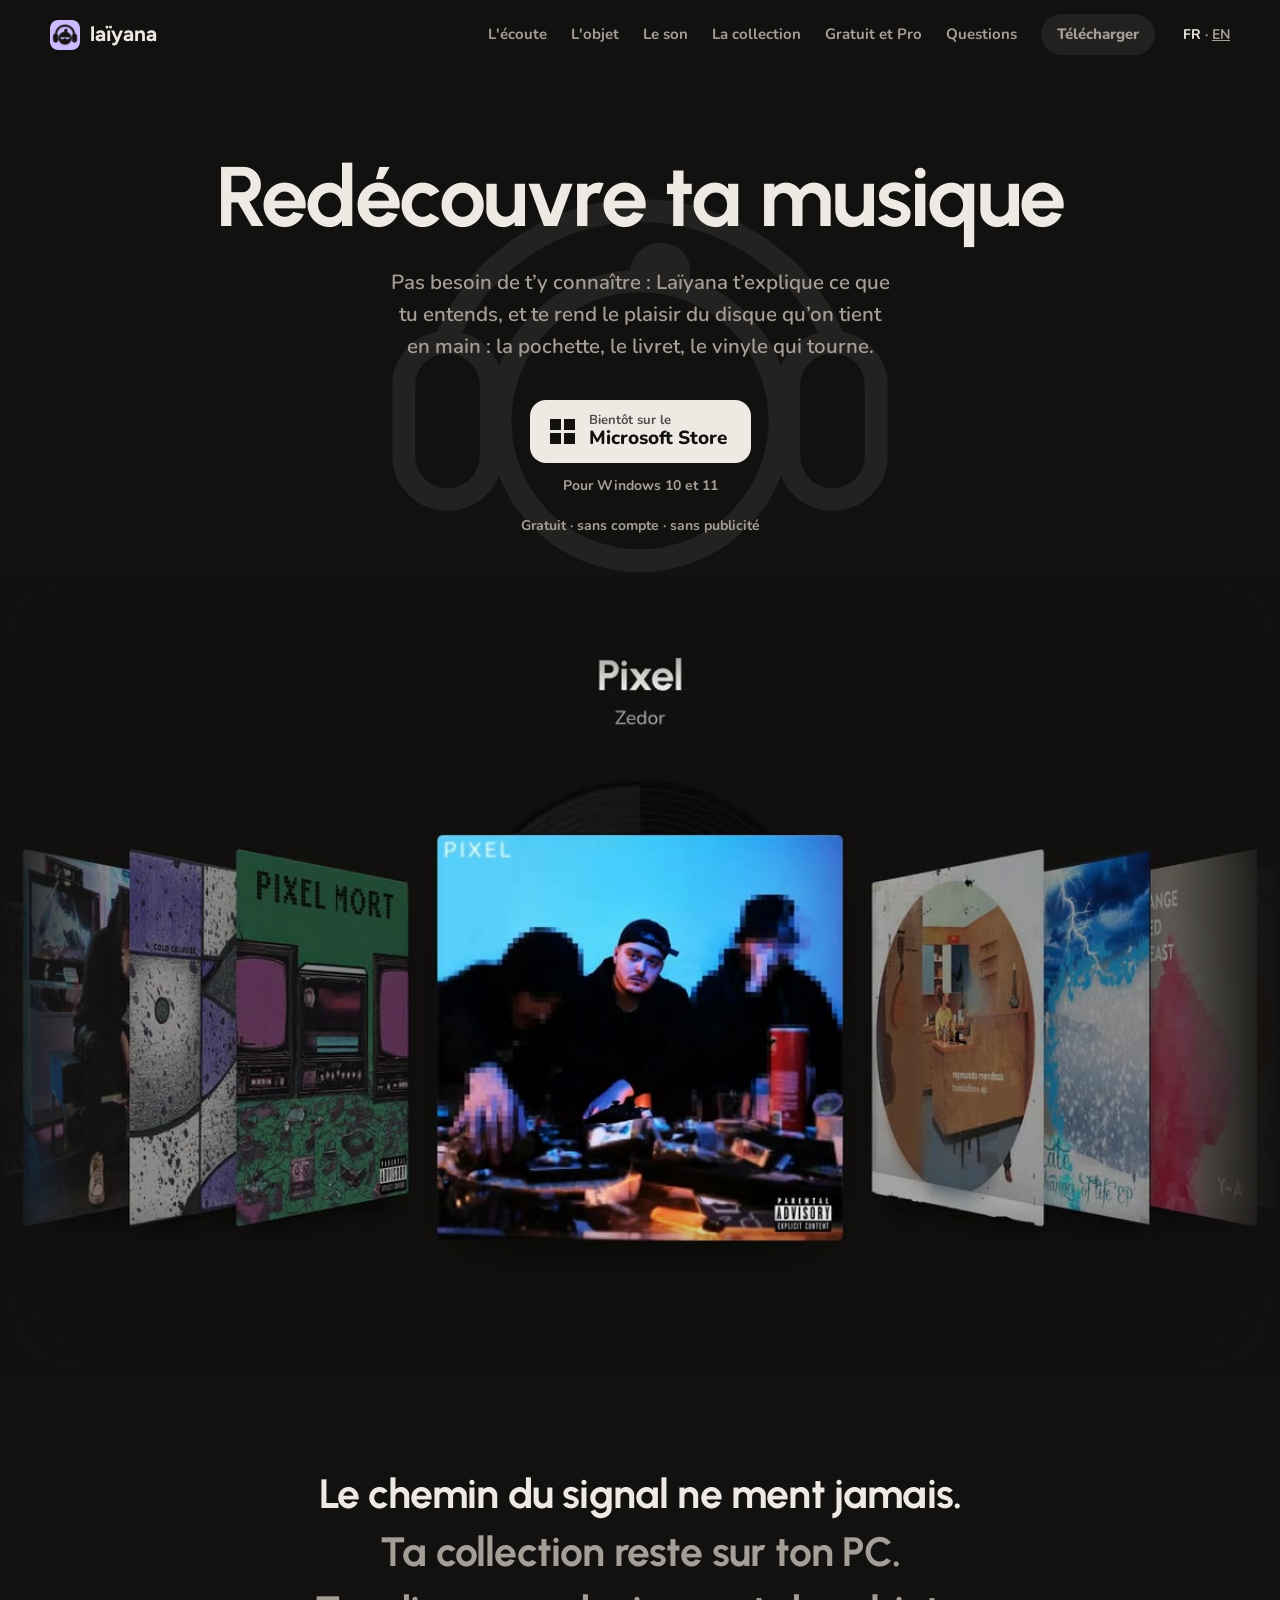
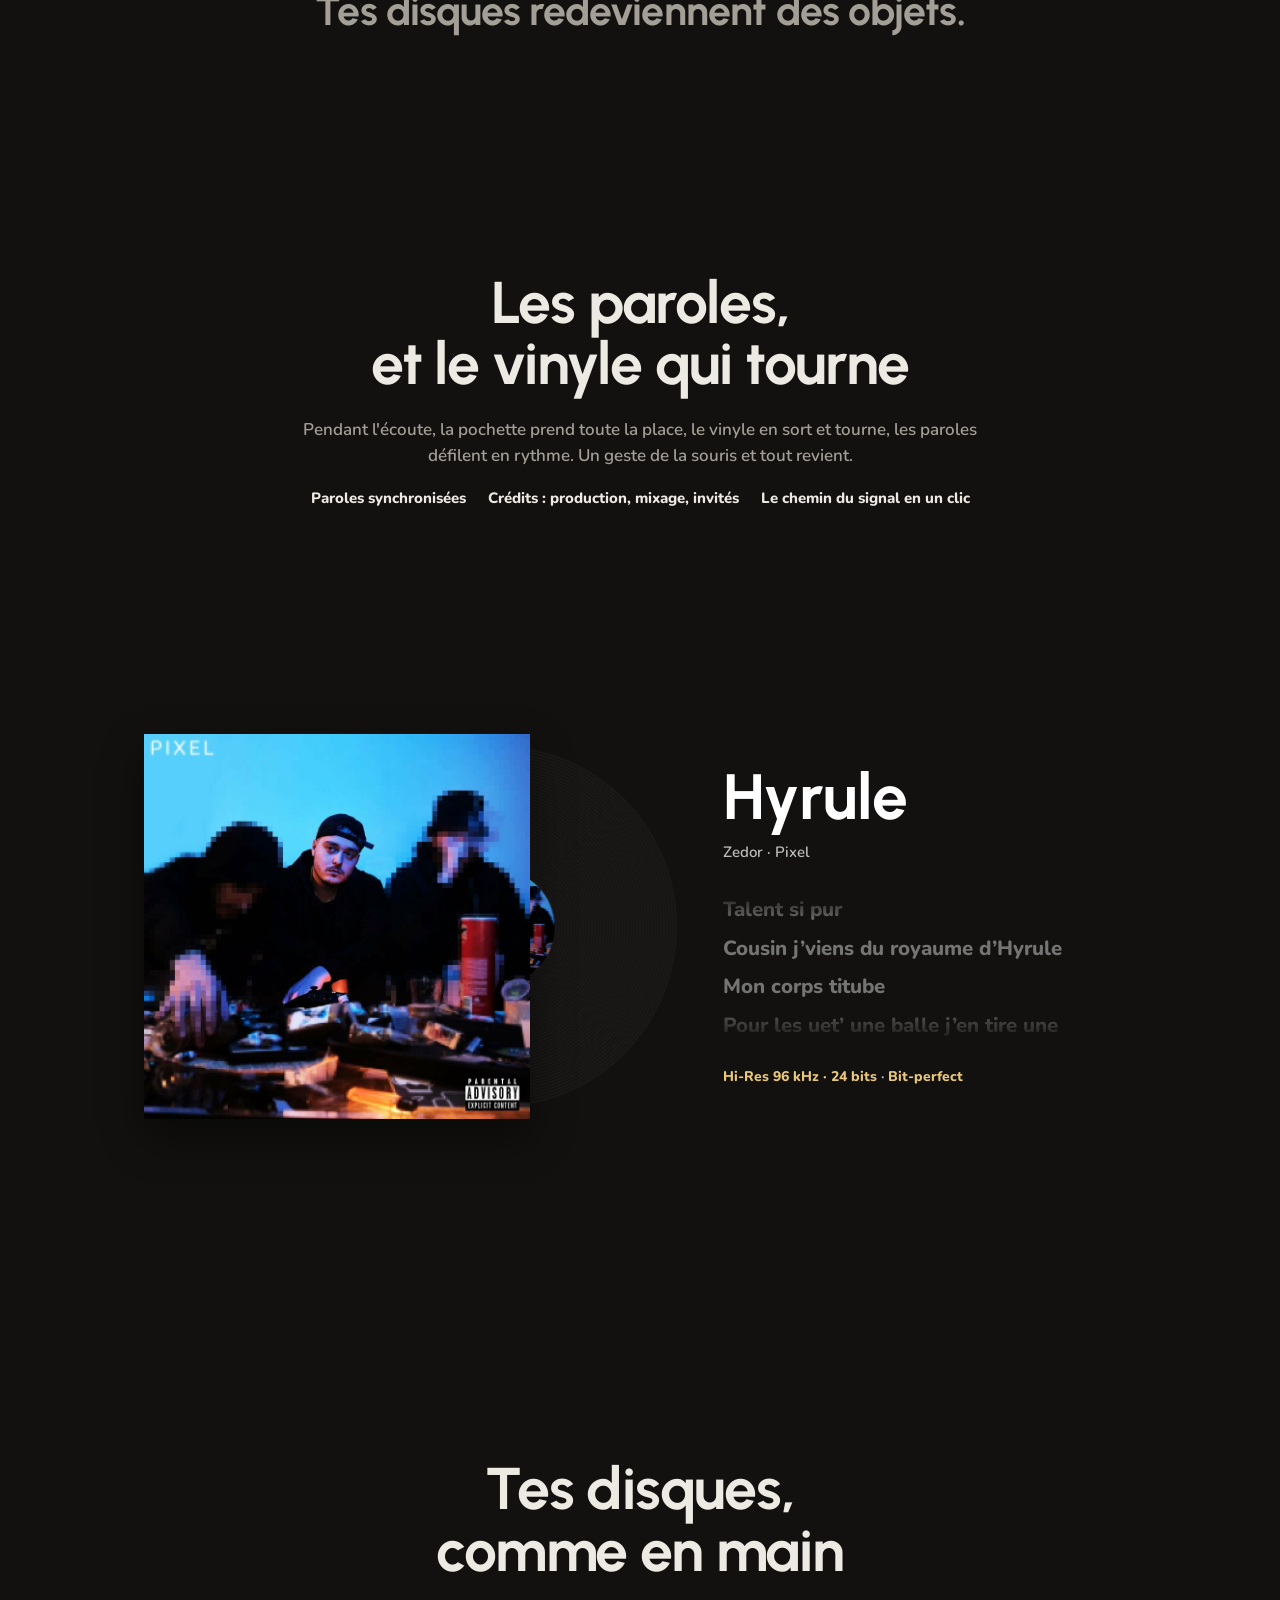
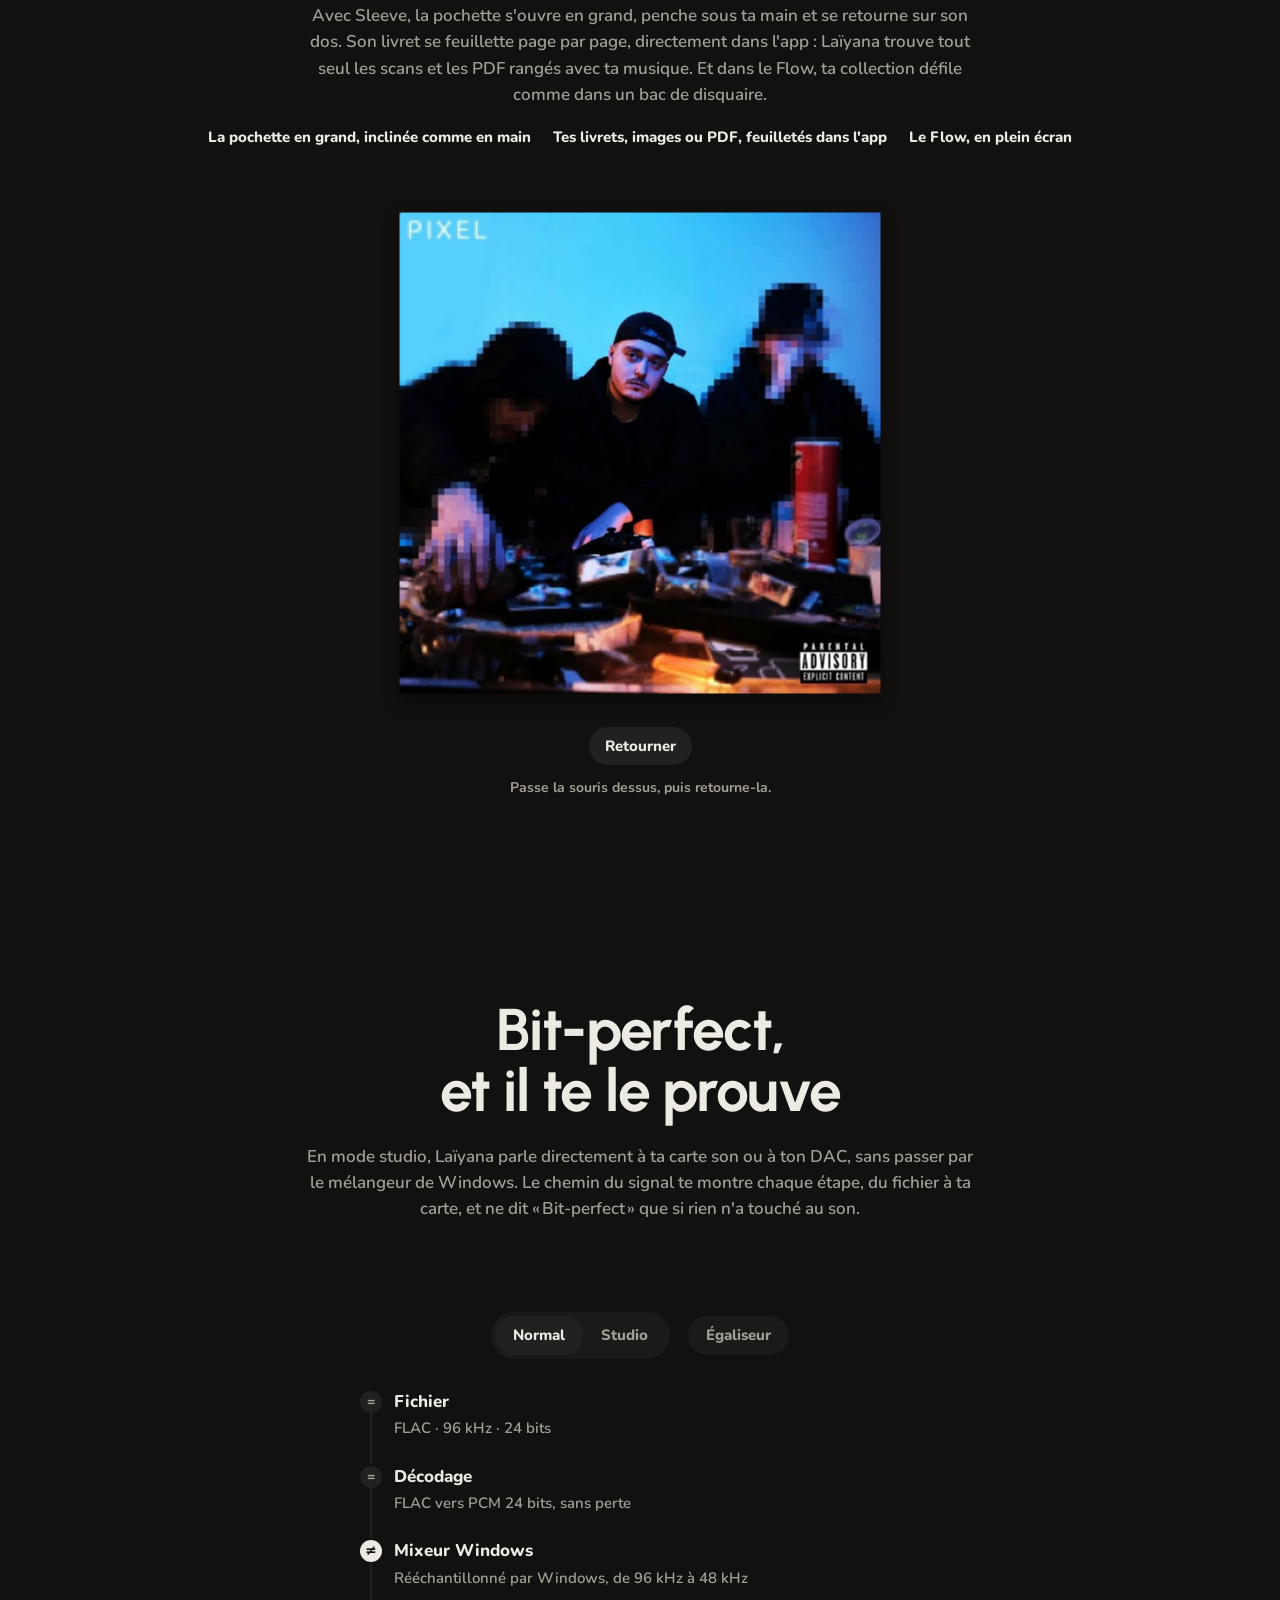
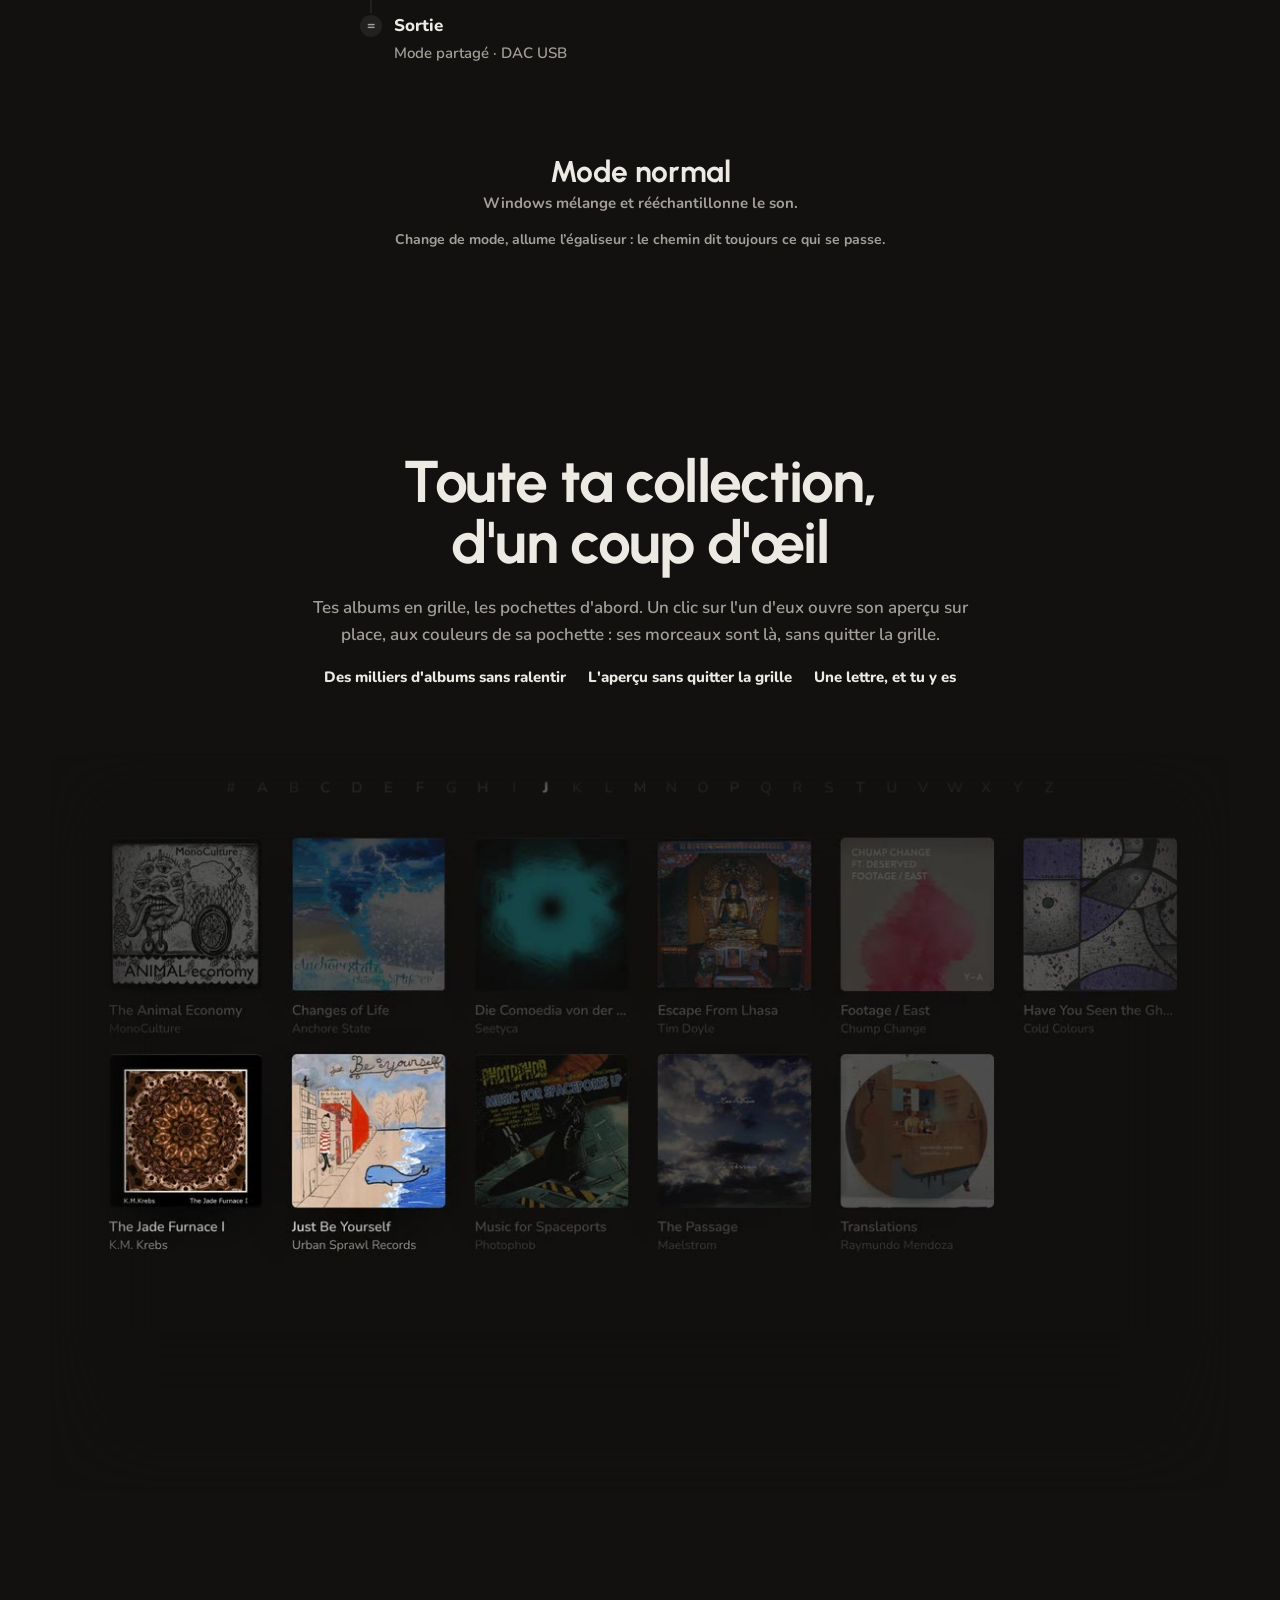
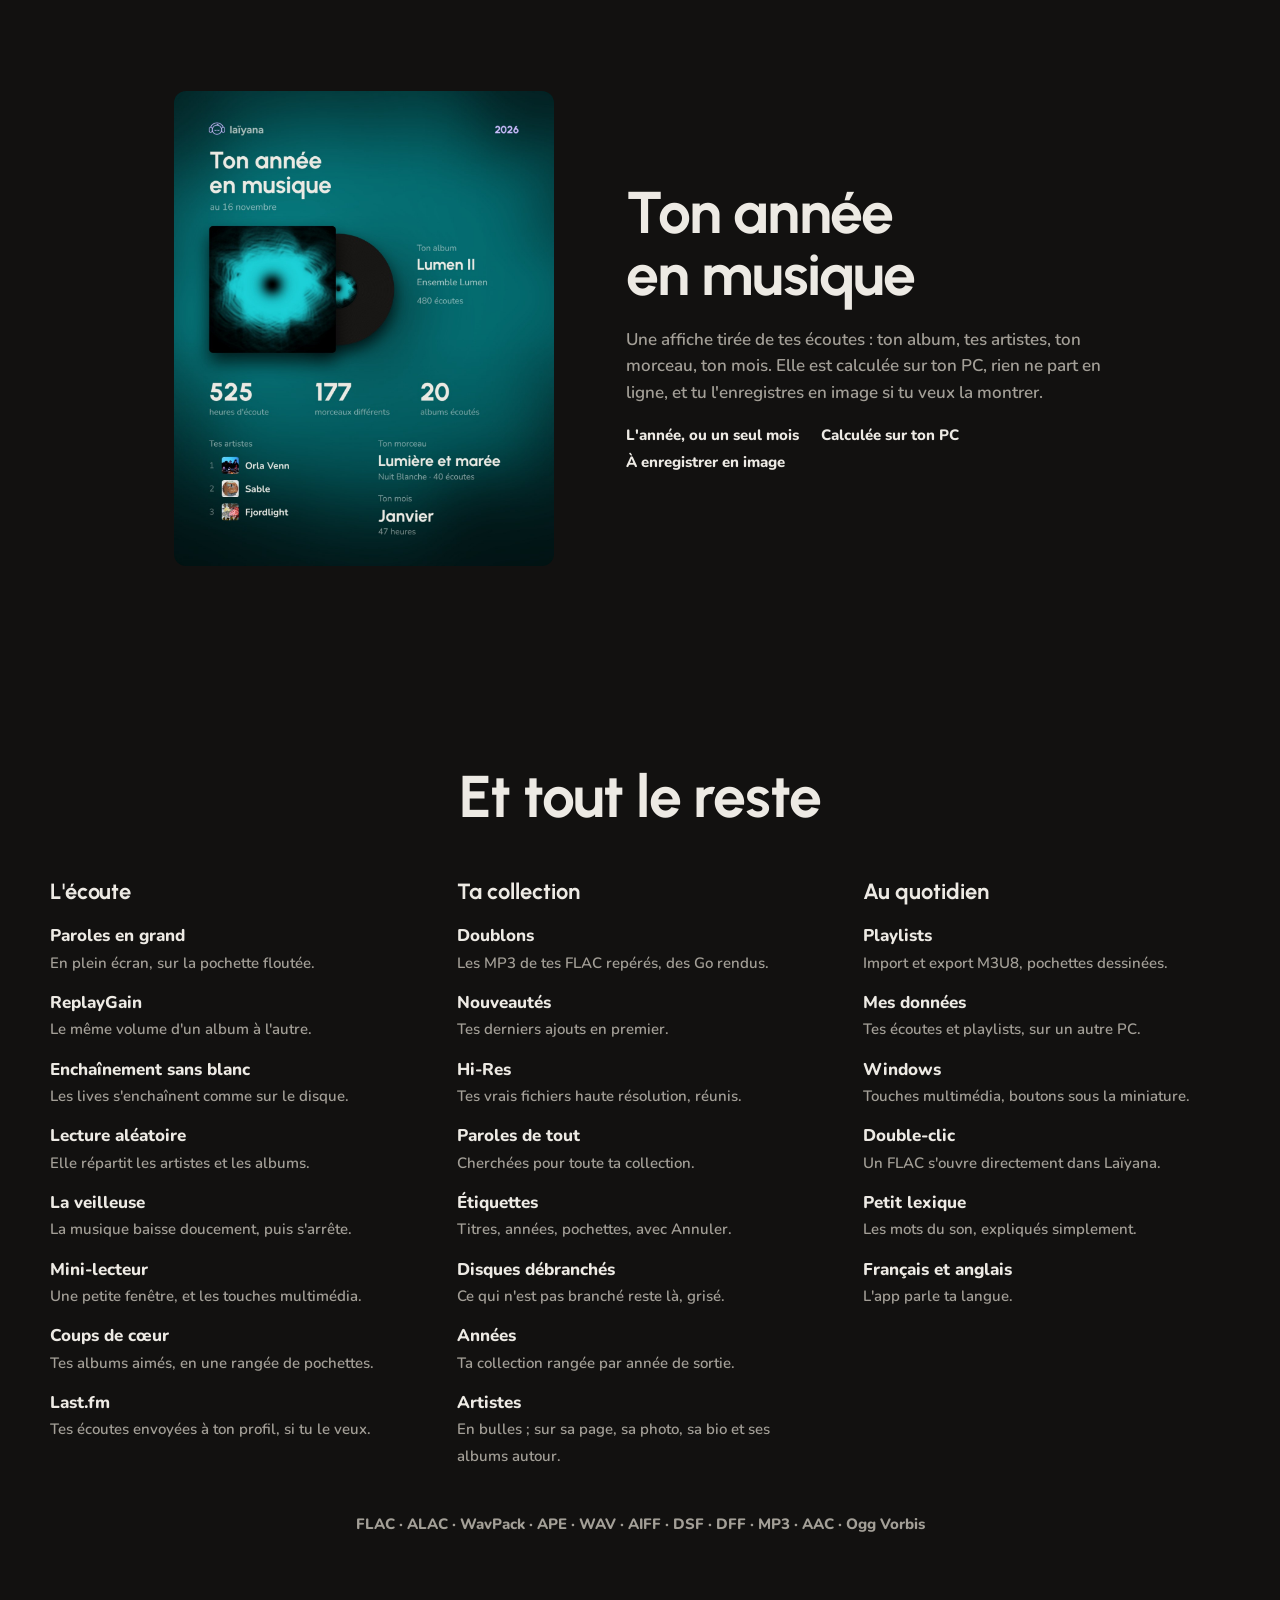
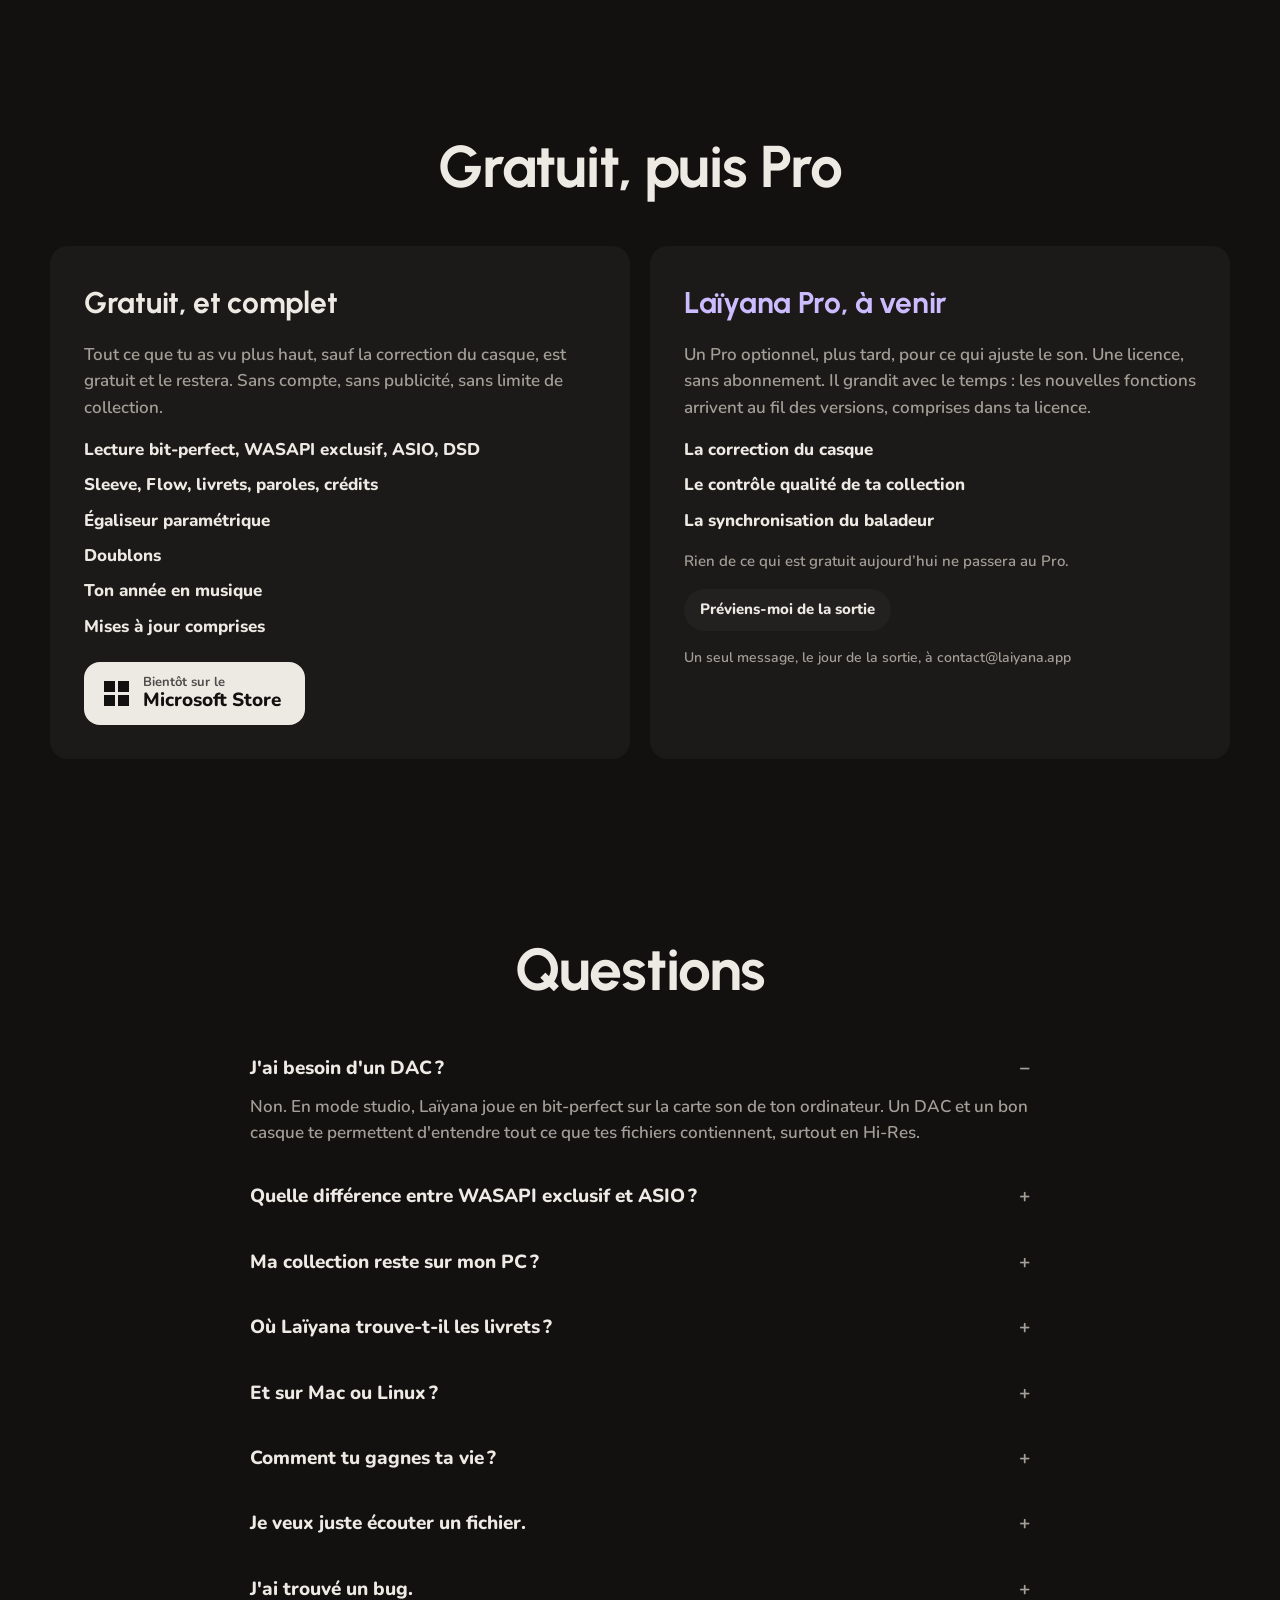
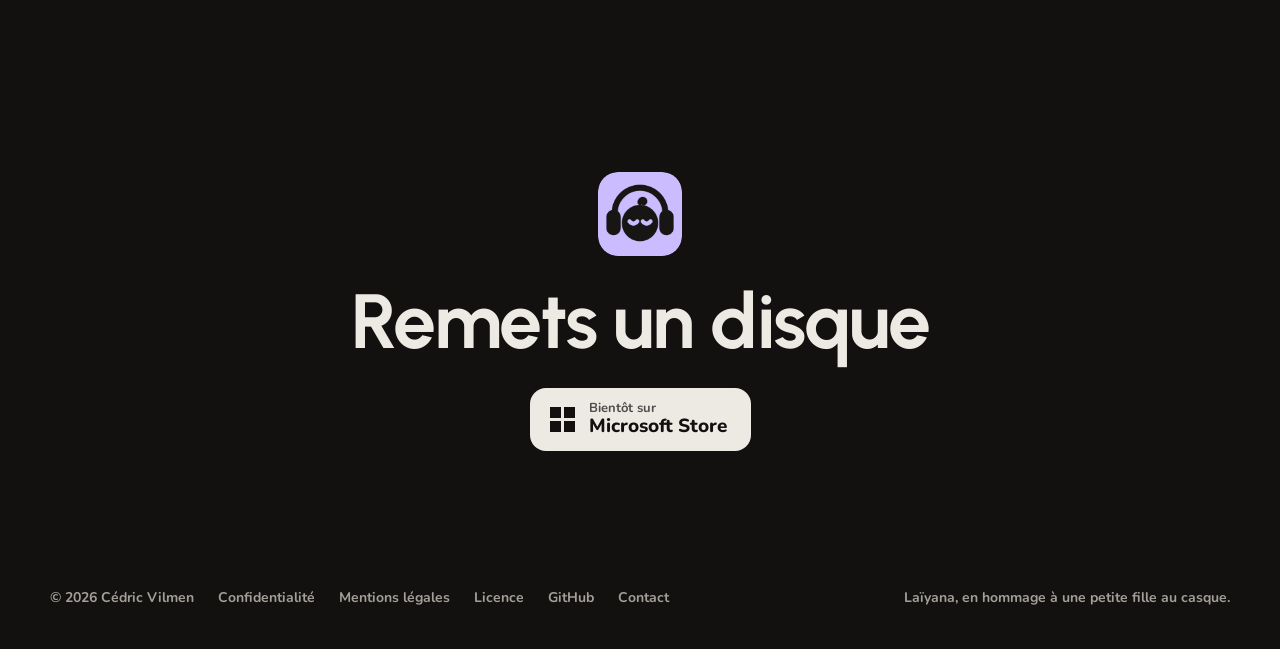
<file: docs/index.html>
<!doctype html>
<!-- Site laiyana.app, version 2 (15/11/2026). Écrit par construire.py : modifier le gabarit, pas ce fichier.
     Jamais de prix du Pro, jamais de fonction du Pro présentée comme gratuite. -->
<html lang="fr">
<head>
<meta charset="utf-8">
<meta name="viewport" content="width=device-width, initial-scale=1">
<title>Laïyana · le lecteur de musique pour Windows, bit-perfect quand tu le veux</title>
<meta name="description" content="Laïyana, le lecteur de musique pour Windows qui te montre ce que tu entends : lecture bit-perfect (WASAPI exclusif, ASIO, DSD) ou réglée à ton goût, paroles synchronisées, pochettes et livrets en grand. Gratuit, sans compte, sans publicité.">
<link rel="canonical" href="https://laiyana.app/">
<link rel="alternate" hreflang="fr" href="https://laiyana.app/">
<link rel="alternate" hreflang="en" href="https://laiyana.app/en.html">
<link rel="icon" href="favicon.ico" sizes="any">
<link rel="icon" type="image/png" href="favicon-32.png">
<meta property="og:type" content="website">
<meta property="og:site_name" content="Laïyana">
<meta property="og:url" content="https://laiyana.app/">
<meta property="og:title" content="Laïyana · le lecteur de musique pour Windows, bit-perfect quand tu le veux">
<meta property="og:description" content="Redécouvre ta musique. Gratuit, sans compte, sans publicité.">
<meta property="og:image" content="https://laiyana.app/apercu-partage-fr.jpg">
<meta property="og:image:width" content="1200">
<meta property="og:image:height" content="630">
<meta property="og:locale" content="fr_FR">
<meta name="twitter:card" content="summary_large_image">
<style>
  @import url('polices/polices.css');
  /* Berceuse : blanc cassé sur anthracite, lavande réservé à la marque. Mouvement « premium » : une seule courbe
     (cubic-bezier(0.4, 0, 0.2, 1)), trois durées (180, 420, 600 ms), une seule entrée (20 px vers le haut en apparaissant).
     Transform et opacité seulement. */
  :root { --bg: #121110; --bg-2: #1b1a18; --bg-3: #232120; --text: #edeae4; --text-2: #a39f97; --brand: #cbbbff; --courbe: cubic-bezier(0.4, 0, 0.2, 1); --rayon: 18px; }
  * { box-sizing: border-box; margin: 0; }
  html { scroll-behavior: smooth; scroll-padding-top: 76px; }
  body { background: var(--bg); color: var(--text); font-family: 'Nunito Variable', system-ui, sans-serif; font-size: 17px; line-height: 1.55; font-weight: 600; -webkit-font-smoothing: antialiased; overflow-x: hidden; }
  a { color: inherit; }
  .display { font-family: 'Urbanist Variable', system-ui, sans-serif; font-weight: 700; letter-spacing: -0.02em; line-height: 1.04; text-wrap: balance; }
  .page { width: min(1180px, calc(100vw - 48px)); margin: 0 auto; }

  /* La barre du haut : toujours là, le bouton Télécharger compris, même au téléphone. */
  nav { position: sticky; top: 0; z-index: 30; display: flex; align-items: center; gap: 28px; margin: 0 calc((100vw - 100%) / -2); padding: 14px calc((100vw - 100%) / 2); background: var(--bg); }
  .marque { display: flex; align-items: center; gap: 10px; font-family: 'Figtree Variable', system-ui, sans-serif; font-weight: 700; font-size: 21px; letter-spacing: -0.01em; text-decoration: none; }
  .marque img { width: 30px; height: 30px; border-radius: 8px; }
  .liens { display: flex; align-items: center; gap: 24px; margin-left: auto; font-size: 15px; font-weight: 700; }
  .liens a { color: var(--text-2); text-decoration: none; transition: color 180ms var(--courbe); }
  .liens a:hover { color: var(--text); }
  .langue { font-size: 14px; font-weight: 700; color: var(--text-2); }
  .langue b { color: var(--text); }
  .langue.bas { display: none; }
  .bouton { display: inline-flex; align-items: center; padding: 9px 16px; border-radius: 999px; background: var(--bg-3); color: var(--text); font-size: 15px; font-weight: 800; text-decoration: none; transition: transform 180ms var(--courbe); }
  .bouton:active { transform: scale(0.97); }
  :focus-visible { outline: 2px solid var(--brand); outline-offset: 3px; border-radius: 6px; }

  /* L'ouverture. */
  .hero { padding: 84px 0 0; text-align: center; }
  .hero h1 { margin: 0 auto; max-width: 19ch; font-size: clamp(42px, 6.6vw, 92px); }
  /* Le logo en grand derrière la phrase d'ouverture (24/11/2026, Cédric) : au trait, d'une seule teinte, à peine visible
     (opacité uniforme : jamais de dégradé sur le logo). */
  .hero { position: relative; isolation: isolate; }
  .hero::before { content: ''; position: absolute; z-index: -1; left: 50%; top: 28px; width: min(560px, 90vw); aspect-ratio: 1; transform: translateX(-50%); background: url(logo-fond.svg) center / contain no-repeat; opacity: 0.08; pointer-events: none; }
  .sous { margin: 26px auto 0; max-width: 620px; color: var(--text-2); font-size: clamp(17px, 1.6vw, 21px); text-wrap: balance; }
  .actions { display: grid; justify-items: center; gap: 12px; margin-top: 38px; }
  .store { display: inline-flex; align-items: center; gap: 14px; padding: 13px 24px 13px 20px; border-radius: 16px; background: var(--text); color: #121110; text-decoration: none; font-weight: 800; font-size: 19px; line-height: 1.15; text-align: left; transition: transform 180ms var(--courbe); }
  .store:active { transform: scale(0.97); }
  .store small { display: block; font-size: 13px; font-weight: 700; opacity: 0.72; }
  .fen { display: grid; grid-template-columns: 11px 11px; gap: 3px; }
  .fen i { width: 11px; height: 11px; background: #121110; }
  .note, .faits { color: var(--text-2); font-size: 14px; font-weight: 700; }
  .faits { margin-top: 18px; }

  /* Les boucles : posées sur la page, sans cadre ni liseré. Celles qui ont leur propre fond se fondent par les bords. */
  .boucle { display: block; width: 100%; height: auto; aspect-ratio: 16 / 10; }
  .fondu { -webkit-mask-image: linear-gradient(to bottom, transparent, #000 14%, #000 78%, transparent), linear-gradient(to right, transparent, #000 9%, #000 91%, transparent); -webkit-mask-composite: source-in; mask-image: linear-gradient(to bottom, transparent, #000 14%, #000 78%, transparent), linear-gradient(to right, transparent, #000 9%, #000 91%, transparent); mask-composite: intersect; }
  .hero .scene { width: min(1280px, 100vw); margin: 40px calc((100% - min(1280px, 100vw)) / 2) 0; }

  /* L'écoute, vivante (planche du 24/11/2026) : l'écran En lecture posé sur la page, sans cadre. Fond cuit une fois
     (ecoute-fond.jpg), vinyle et paroles en transform et opacité seulement. */
  .vive { position: relative; width: min(1180px, 100%); margin: 84px auto 0; aspect-ratio: 16 / 9; display: grid; grid-template-columns: 38% 1fr; align-items: center; gap: 19%; padding: 0 6% 0 8%; text-align: left; isolation: isolate; }
  /* Sans halo (24/11/2026, Cédric : « que le contenu soit flottant ») : la scène posée sur l'anthracite de la page. */
  .vive .disque { position: relative; aspect-ratio: 1; }
  .vive .disque img { position: relative; z-index: 1; width: 100%; height: 100%; display: block; box-shadow: 0 18px 40px rgba(0,0,0,.45); }
  .vive .vinyle { position: absolute; inset: 3%; border-radius: 50%; background: repeating-radial-gradient(circle, #161514 0 2px, #1d1b1a 2px 3px); transform: translateX(0); }
  .vu > .vive .vinyle { animation: sort 1.4s cubic-bezier(0.4, 0, 0.2, 1) .3s forwards; }
  .vive .rond { position: absolute; inset: 34%; border-radius: 50%; background: url(ecoute-pixel.jpg) center / cover; animation: tourne 1.8s linear infinite; }
  .vive .rond::after { content: ''; position: absolute; inset: 44%; border-radius: 50%; background: #121110; }
  @keyframes sort { to { transform: translateX(44%); } }
  .vive .disque + div { position: relative; z-index: 2; }
  @keyframes tourne { to { transform: rotate(1turn); } }
  .vive h3 { margin: 0; font-family: 'Urbanist Variable', system-ui, sans-serif; font-weight: 700; font-size: clamp(30px, 5vw, 68px); line-height: 1; color: #fff; }
  .vive .qui { margin: 12px 0 0; color: rgba(255,255,255,.72); font-size: 15px; }
  .vive .paroles { --l: clamp(30px, 3vw, 40px); height: calc(var(--l) * 4); margin-top: 26px; overflow: hidden; -webkit-mask-image: linear-gradient(transparent, #000 22%, #000 70%, transparent); mask-image: linear-gradient(transparent, #000 22%, #000 70%, transparent); }
  .vive ol { margin: 0; padding: 0; list-style: none; animation: defile 12s linear infinite; }
  .vive li { height: var(--l); line-height: var(--l); font-size: clamp(15px, 1.6vw, 21px); font-weight: 800; color: #fff; opacity: .42; white-space: nowrap; animation: allume 12s linear infinite; }
  @keyframes defile { 0%, 23% { transform: translateY(0); } 25%, 48% { transform: translateY(calc(var(--l) * -1)); } 50%, 73% { transform: translateY(calc(var(--l) * -2)); } 75%, 98% { transform: translateY(calc(var(--l) * -3)); } 100% { transform: translateY(calc(var(--l) * -4)); } }
  @keyframes allume { 0% { opacity: .42; } 2%, 23% { opacity: 1; } 25%, 100% { opacity: .42; } }
  .vive .signal { margin: 22px 0 0; font-size: 14px; font-weight: 800; color: #E9C77B; }
  .vive .signal span { color: rgba(255,255,255,.72); font-weight: 700; }
  @media (max-width: 720px) { .vive { grid-template-columns: 1fr; aspect-ratio: auto; padding: 32px 24px 40px; gap: 28px; } .vive .disque { width: 62%; } }
  @media (prefers-reduced-motion: reduce) { .vive .rond, .vive ol, .vive li { animation: none; } .vive li:nth-child(2) { opacity: 1; } .vu > .vive .vinyle { animation: none; transform: translateX(44%); } }

  /* La philosophie, en trois phrases. */
  .philo { padding: 96px 0 40px; display: grid; gap: 16px; text-align: center; }
  .philo p { font-size: clamp(25px, 3.2vw, 44px); color: var(--text-2); }
  .philo p:first-child { color: var(--text); }

  /* Un chapitre : le titre et le texte au centre, l'image dessous, en grand. */
  .chapitre { padding: 200px 0 0; text-align: center; }
  .chapitre h2 { font-size: clamp(34px, 4.6vw, 62px); }
  .chapitre .texte { margin: 22px auto 0; max-width: 680px; color: var(--text-2); text-wrap: pretty; }
  .points { margin: 18px auto 0; padding: 0; list-style: none; display: flex; flex-wrap: wrap; justify-content: center; gap: 4px 22px; font-size: 15px; font-weight: 800; }
  .chapitre .scene { width: min(1040px, 100%); margin: 64px auto 0; }
  .chapitre .scene.large { width: min(1180px, 100%); }
  .chapitre .texte.suite { margin-top: 140px; color: var(--text); font-weight: 800; font-size: 19px; }
  .chapitre .texte.suite + .scene { margin-top: 36px; }

  /* Sleeve, modélisée : elle penche vers le curseur et se retourne. L'ombre pleine part d'une boîte sans surface. */
  .sleeve { --cote: min(480px, calc(100vw - 48px)); --rx: 0deg; --ry: 0deg; position: relative; width: var(--cote); aspect-ratio: 1; margin: 64px auto 0; touch-action: pan-y; }
  /* Ombre courte de carton à la place de l'ombre géante (24/11/2026, Cédric : pochette « peu réactive ») : plus rien de coûteux à repeindre. */
  .sl-ombre { display: none; position: absolute; left: 50%; top: 50%; width: 0; height: 0; box-shadow: 0 34px 80px calc(var(--cote) / 2 - 22px) rgb(0 0 0 / 0.75); transform: perspective(1400px) rotateX(var(--rx)) rotateY(var(--ry)); transition: transform 260ms var(--courbe); }
  .sl-disque { position: absolute; inset: 0; transform-style: preserve-3d; transform: perspective(1400px) rotateX(var(--rx)) rotateY(var(--ry)); transition: transform 90ms linear; cursor: pointer; }
  .sleeve.repos .sl-disque, .sleeve.repos .sl-ombre { transition-duration: 600ms; }
  .sleeve.pivote .sl-disque, .sleeve.pivote .sl-ombre { transition: transform 820ms cubic-bezier(0.45, 0, 0.2, 1); }
  .sleeve.retournee .sl-disque, .sleeve.retournee .sl-ombre { transform: perspective(1400px) rotateX(var(--rx)) rotateY(calc(var(--ry) + 180deg)); }
  /* Au repos, elle respire doucement (un aller-retour de 7 s), tant que personne ne l'a touchée. */
  .sleeve.calme .sl-disque, .sleeve.calme .sl-ombre { animation: respire 7s ease-in-out infinite; }
  @keyframes respire { 0%, 100% { transform: perspective(1400px) rotateX(2deg) rotateY(-7deg); } 50% { transform: perspective(1400px) rotateX(-2deg) rotateY(7deg); } }
  .sl-face { position: absolute; inset: 0; border-radius: 2px; overflow: hidden; backface-visibility: hidden; box-shadow: inset 0 1px 0 rgb(255 255 255 / 0.22), 0 6px 16px rgb(0 0 0 / 0.5); text-align: left; }
  .sl-recto { background: #1b1a18; transform: translateZ(3px); }
  .sl-face img { display: block; width: 100%; height: 100%; object-fit: cover; }
  /* Le dos : le vrai dos de l'album (16/11/2026), plus rien de dessiné. */
  .sl-verso { background: #14203a; transform: rotateY(180deg) translateZ(3px); }
  .sl-pied { display: grid; justify-items: center; gap: 12px; margin-top: 34px; }
  .sl-pied button { border: 0; cursor: pointer; font-family: inherit; }
  .aide-tel { display: none; }
  @media (hover: none) { .aide-souris { display: none; } .aide-tel { display: inline; } }

  /* Le chemin du signal, modélisé : on change de mode, on allume l'égaliseur, les étapes suivent. « Bit-perfect » ne
     s'affiche que si aucune étape ne modifie le son, comme dans l'app. Transform et opacité seulement. */
  .signal { width: min(560px, 100%); margin: 48px auto 0; text-align: left; }
  .sig-reglages { display: flex; flex-wrap: wrap; justify-content: center; align-items: center; gap: 12px 18px; }
  .sig-modes { display: inline-flex; padding: 4px; border-radius: 999px; background: var(--bg-2); }
  .sig-modes button, .sig-eq { border: 0; cursor: pointer; font: inherit; font-size: 15px; font-weight: 800; color: var(--text-2); background: none; padding: 8px 18px; border-radius: 999px; transition: color 180ms var(--courbe), background-color 180ms var(--courbe); }
  .sig-modes button[aria-pressed='true'], .sig-eq[aria-pressed='true'] { color: var(--text); background: var(--bg-3); }
  .sig-eq { background: var(--bg-2); }
  .sig-etapes { position: relative; list-style: none; padding: 0; margin: 30px 0 0; min-height: 356px; }
  .sig-etapes li { position: relative; display: grid; grid-template-columns: 34px 1fr; align-items: start; padding: 0 0 22px; }
  .sig-etapes li::before { content: ''; position: absolute; left: 10px; top: 24px; bottom: 0; width: 2px; background: var(--bg-3); transform-origin: 50% 0; }
  .sig-etapes li:last-child::before { display: none; }
  .sig-etapes .pt { width: 22px; height: 22px; border-radius: 50%; background: var(--bg-3); display: grid; place-items: center; font-size: 14px; font-weight: 800; line-height: 1; color: var(--text-2); margin-top: 2px; }
  .sig-etapes .modifie .pt { background: var(--text); color: #121110; }
  .sig-etapes b { display: block; font-weight: 800; }
  .sig-etapes span.d { color: var(--text-2); font-size: 15px; }
  .sig-etapes li.entre { animation: etape-entre 420ms var(--courbe) both; animation-delay: calc(var(--rang, 0) * 60ms); }
  @keyframes etape-entre { from { opacity: 0; transform: translateY(12px); } }
  .sig-verdict { margin-top: 4px; min-height: 64px; text-align: center; font-family: 'Urbanist Variable', system-ui, sans-serif; font-weight: 700; font-size: 30px; letter-spacing: -0.01em; }
  .sig-verdict span { display: inline-block; animation: verdict-entre 420ms var(--courbe) both; }
  .sig-verdict .intact { color: var(--brand); }
  .sig-verdict .touche { display: inline-grid; gap: 2px; color: var(--text-2); font-family: 'Nunito Variable', sans-serif; font-size: 15px; font-weight: 700; letter-spacing: 0; }
  .sig-verdict .touche b { color: var(--text); font-family: 'Urbanist Variable', system-ui, sans-serif; font-size: 30px; font-weight: 700; letter-spacing: -0.01em; line-height: 1.2; }
  @keyframes verdict-entre { from { opacity: 0; transform: scale(0.94); } }
  .signal .note { display: block; margin-top: 14px; text-align: center; }

  /* Ton année en musique : l'affiche seule, telle que l'app l'enregistre. */
  .affiche { width: min(440px, 100%); margin: 48px auto 0; }
  .affiche img { display: block; width: 100%; height: auto; border-radius: 12px; }
  /* Ton année côte à côte (24/11/2026, Cédric) : l'affiche, un document à part, à gauche ; le texte à droite, aligné à gauche. */
  .chapitre.cote { display: grid; grid-template-columns: minmax(0, 380px) minmax(0, 480px); justify-content: center; align-items: center; gap: 72px; text-align: left; }
  .chapitre.cote .affiche { margin: 0; width: 100%; }
  .chapitre.cote .texte { margin-left: 0; }
  .chapitre.cote .points { justify-content: flex-start; }
  @media (max-width: 820px) { .chapitre.cote { grid-template-columns: minmax(0, 440px); gap: 40px; text-align: center; } .chapitre.cote .affiche { order: 2; } .chapitre.cote .texte { margin-left: auto; } .chapitre.cote .points { justify-content: center; } }

  /* Et tout le reste. */
  .reste { padding: 200px 0 0; }
  .reste h2 { font-size: clamp(34px, 4.6vw, 62px); text-align: center; }
  .themes { display: grid; grid-template-columns: repeat(3, 1fr); gap: 40px; margin-top: 48px; }
  .themes h3 { font-family: 'Urbanist Variable', system-ui, sans-serif; font-size: 22px; font-weight: 700; }
  .themes ul { list-style: none; padding: 0; margin-top: 14px; display: grid; gap: 14px; }
  .themes b { display: block; font-weight: 800; }
  .themes span { color: var(--text-2); font-size: 15px; }
  .formats { margin-top: 44px; text-align: center; color: var(--text-2); font-size: 15px; font-weight: 800; }

  /* La correction du casque : la fonction du Pro à venir, dite dès le titre. Une courbe d'illustration s'aplanit quand
     l'intensité monte (une seule transformation, scaleY, pilotée par le curseur). */
  .casque .du-pro { margin-top: 14px; font-size: 17px; color: var(--text-2); }
  .casque .du-pro b { color: var(--brand); font-weight: 800; }
  .courbe { --k: 0.6; width: min(640px, 100%); margin: 44px auto 0; }
  .courbe svg { display: block; width: 100%; height: auto; overflow: visible; }
  .courbe .plat { stroke: var(--bg-3); }
  .courbe .trace { transform-box: view-box; transform-origin: 50% 50%; transform: scaleY(calc(1 - var(--k) * 0.92)); transition: transform 180ms var(--courbe); }
  .courbe .trace path { fill: none; stroke: var(--text); stroke-width: 3; stroke-linecap: round; vector-effect: non-scaling-stroke; }
  .regle { display: flex; align-items: center; justify-content: center; gap: 14px; margin-top: 18px; font-size: 15px; font-weight: 800; }
  .regle input { width: min(280px, 50vw); accent-color: var(--text); }
  .regle output { min-width: 3.4em; text-align: left; font-variant-numeric: tabular-nums; }
  .petite-note { margin: 22px auto 0; max-width: 620px; color: var(--text-2); font-size: 15px; }

  /* Les offres : deux panneaux bien séparés, sans prix. */
  .offres { padding: 200px 0 0; }
  .offres h2 { font-size: clamp(34px, 4.6vw, 62px); text-align: center; }
  .deux { display: grid; grid-template-columns: 1fr 1fr; gap: 20px; margin-top: 48px; }
  .offre { padding: 34px; border-radius: var(--rayon); background: var(--bg-2); display: grid; align-content: start; gap: 16px; }
  .offre h3 { font-family: 'Urbanist Variable', system-ui, sans-serif; font-size: 30px; font-weight: 700; letter-spacing: -0.01em; }
  .offre.pro h3 { color: var(--brand); }
  .offre p { color: var(--text-2); }
  .offre ul { list-style: none; padding: 0; display: grid; gap: 9px; font-weight: 800; }
  .offre .store { justify-self: start; margin-top: 6px; }
  .offre .fine { font-size: 15px; }
  .attente { justify-self: start; }
  .attente-note { font-size: 14px; }

  .faq { padding: 180px 0 0; max-width: 780px; margin: 0 auto; }
  .faq h2 { font-size: clamp(34px, 4.6vw, 62px); text-align: center; margin-bottom: 36px; }
  details { padding: 18px 0; }
  summary { cursor: pointer; font-weight: 800; font-size: 19px; list-style: none; display: flex; justify-content: space-between; gap: 16px; }
  summary::-webkit-details-marker { display: none; }
  summary::after { content: '+'; color: var(--text-2); font-weight: 700; }
  details[open] summary::after { content: '−'; }
  details p { margin-top: 10px; color: var(--text-2); }

  .fin { padding: 150px 0 110px; display: grid; justify-items: center; gap: 26px; text-align: center; }
  .fin img { width: 84px; height: 84px; border-radius: 20px; }
  .fin h2 { font-size: clamp(40px, 6vw, 84px); }
  footer { display: flex; flex-wrap: wrap; gap: 10px 24px; padding: 26px 0 40px; color: var(--text-2); font-size: 14px; font-weight: 700; }
  footer a { text-decoration: none; }
  footer a:hover { color: var(--text); }
  footer .droite { margin-left: auto; }
  /* Remonter (26/11/2026, Cédric) : une pastille ronde en bas à droite, mate comme les bulles de l'app ; elle n'apparaît
     qu'une fois l'ouverture passée. Transform et opacité seulement. */
  .haut { position: fixed; right: 24px; bottom: 24px; z-index: 40; width: 48px; height: 48px; border-radius: 50%; display: grid; place-items: center; background: var(--bg-3); color: var(--text); text-decoration: none; opacity: 0; transform: translateY(12px); pointer-events: none; transition: opacity 420ms var(--courbe), transform 420ms var(--courbe); }
  .haut.vu { opacity: 1; transform: none; pointer-events: auto; }
  .haut:active { transform: scale(0.94); }
  .haut svg { width: 20px; height: 20px; }
  @media (max-width: 860px) { .haut { right: 16px; bottom: 16px; } }
  @media (prefers-reduced-motion: reduce) { .haut { transition: none; } }

  /* L'entrée, la même partout : 20 px vers le haut en apparaissant, les voisins décalés de 80 ms (trois au plus). */
  .js .monte { opacity: 0; transform: translateY(20px); transition: opacity 600ms var(--courbe), transform 600ms var(--courbe); transition-delay: calc(var(--rang, 0) * 80ms); }
  .js .monte.vu { opacity: 1; transform: none; }
  @media (prefers-reduced-motion: reduce) {
    html { scroll-behavior: auto; }
    .js .monte { opacity: 1; transform: none; transition: none; }
    .sleeve.calme .sl-disque, .sleeve.calme .sl-ombre { animation: none; }
    .sig-etapes li.entre, .sig-verdict span { animation: none; }
    .sl-disque, .sl-ombre { transition-duration: 1ms !important; }
  }
  @media (max-width: 860px) {
    .liens a:not(.bouton), .langue { display: none; }
    .liens { gap: 0; }
    .hero { padding-top: 56px; }
    .philo { padding-top: 64px; }
    .chapitre, .reste, .offres, .faq { padding-top: 120px; }
    .themes, .deux { grid-template-columns: 1fr; gap: 28px; }
    .offre { padding: 26px; }
    .fin { padding: 100px 0 70px; }
    footer .droite { margin-left: 0; width: 100%; }
    .langue.bas { display: inline; }
  }
</style>
</head>
<body>
<div class="page">
  <nav>
    <a class="marque" href="#"><img src="icone.png" alt="">laïyana</a>
    <div class="liens"><a href="#ecoute">L'écoute</a><a href="#objet">L'objet</a><a href="#son">Le son</a><a href="#collection">La collection</a><a href="#offres">Gratuit et Pro</a><a href="#questions">Questions</a><a class="bouton" href="#telecharger">Télécharger</a></div>
    <span class="langue"><b>FR</b> · <a href="en.html">EN</a></span>
  </nav>

  <header class="hero">
    <h1 class="display monte">Redécouvre ta&nbsp;musique</h1>
    <p class="sous monte" style="--rang:1">Pas besoin de t’y connaître&nbsp;: Laïyana t’explique ce que tu entends, et te rend le plaisir du disque qu’on tient en main&nbsp;: la pochette, le livret, le vinyle qui tourne.</p>
    <div class="actions monte" style="--rang:2" id="telecharger">
      <a class="store" href="#telecharger"><span class="fen"><i></i><i></i><i></i><i></i></span><span><small>Bientôt sur le</small>Microsoft Store</span></a>
      <span class="note">Pour Windows 10 et 11</span>
    </div>
    <p class="faits monte" style="--rang:2">Gratuit · sans&nbsp;compte · sans&nbsp;publicité</p>
    <div class="scene monte"><video class="boucle fondu" poster="boucles/affiches/flow.jpg" preload="none" muted loop playsinline aria-label="Le Flow : les pochettes défilent en plein écran, le vinyle sort par le haut de celle du centre, qui se retourne sur ses morceaux"><source src="boucles/flow.mp4" type="video/mp4"></video></div>
  </header>

  <section class="philo">
    <p class="display monte">Le chemin du signal ne ment jamais.</p>
    <p class="display monte" style="--rang:1">Ta collection reste sur ton PC.</p>
    <p class="display monte" style="--rang:2">Tes disques redeviennent des objets.</p>
  </section>

  <section class="chapitre" id="ecoute">
    <h2 class="display monte">Les paroles,<br>et le vinyle qui tourne</h2>
    <p class="texte monte" style="--rang:1">Pendant l'écoute, la pochette prend toute la place, le vinyle en sort et tourne, les paroles défilent en rythme. Un geste de la souris et tout revient.</p>
    <div class="monte" style="--rang:2"><ul class="points"><li>Paroles synchronisées</li><li>Crédits&nbsp;: production, mixage, invités</li><li>Le chemin du signal en un clic</li></ul></div>
    <div class="monte"><div class="vive" role="img" aria-label="L'écran En lecture : la pochette, le vinyle qui sort et tourne, les paroles synchronisées">
      <div class="disque"><div class="vinyle"><div class="rond"></div></div><img src="ecoute-pixel.jpg" alt="" width="800" height="800" loading="lazy"></div>
      <div><h3>Hyrule</h3><p class="qui">Zedor · Pixel</p><div class="paroles"><ol aria-hidden="true"><li style="animation-delay:-3s">Talent si pur</li><li style="animation-delay:-0s">Cousin j’viens du royaume d’Hyrule</li><li style="animation-delay:-9s">Mon corps titube</li><li style="animation-delay:-6s">Pour les uet’ une balle j’en tire une</li><li style="animation-delay:-3s">Talent si pur</li><li style="animation-delay:-0s">Cousin j’viens du royaume d’Hyrule</li><li style="animation-delay:-9s">Mon corps titube</li><li style="animation-delay:-6s">Pour les uet’ une balle j’en tire une</li></ol></div>
      <p class="signal">Hi-Res 96 kHz · 24 bits <span>·</span> Bit-perfect</p></div>
    </div></div>
  </section>

  <section class="chapitre" id="objet">
    <h2 class="display monte">Tes disques,<br>comme en main</h2>
    <p class="texte monte" style="--rang:1">Avec Sleeve, la pochette s'ouvre en grand, penche sous ta main et se retourne sur son dos. Son livret se feuillette page par page, directement dans l'app&nbsp;: Laïyana trouve tout seul les scans et les PDF rangés avec ta musique. Et dans le Flow, ta collection défile comme dans un bac de disquaire.</p>
    <div class="monte" style="--rang:2"><ul class="points"><li>La pochette en grand, inclinée comme en main</li><li>Tes livrets, images ou PDF, feuilletés dans l'app</li><li>Le Flow, en plein écran</li></ul></div>
    <div class="monte">
      <div class="sleeve calme" id="sleeve" role="img" aria-label="La pochette de « Pixel », de Zedor, en grand : elle penche sous le curseur et se retourne sur son dos, où sont ses six titres">
        <div class="sl-ombre"></div>
        <div class="sl-disque">
          <div class="sl-face sl-recto"><img src="sleeve-recto-800.jpg" width="800" height="800" alt="" draggable="false"></div>
          <div class="sl-face sl-verso"><img src="sleeve-verso-800.jpg" srcset="sleeve-verso-800.jpg 800w, sleeve-verso-1400.jpg 1400w" sizes="(max-width: 528px) calc(100vw - 48px), 480px" width="800" height="800" loading="lazy" alt="" draggable="false"></div>
        </div>
      </div>
      <div class="sl-pied">
        <button class="bouton sl-retourner" type="button" data-retourner="Retourner" data-revenir="Revenir à la face">Retourner</button>
        <span class="note"><span class="aide-souris">Passe la souris dessus, puis retourne-la.</span><span class="aide-tel">Touche-la pour la retourner.</span></span>
      </div>
    </div>
  </section>

  <section class="chapitre" id="son">
    <h2 class="display monte">Bit-perfect,<br>et il te le prouve</h2>
    <p class="texte monte" style="--rang:1">En mode studio, Laïyana parle directement à ta carte son ou à ton DAC, sans passer par le mélangeur de Windows. Le chemin du signal te montre chaque étape, du fichier à ta carte, et ne dit «&#8239;Bit-perfect&#8239;» que si rien n'a touché au son.</p>
    <div class="monte" style="--rang:2"><ul class="points"><li>WASAPI exclusif et ASIO</li><li>DSD en DoP</li><li>Rééchantillonnage soigné si besoin</li></ul></div>
    <div class="signal monte" id="signal" role="group" aria-label="Le chemin du signal, du fichier à la carte son : ses étapes changent selon le mode choisi" data-textes="{&quot;fichier&quot;: [&quot;Fichier&quot;, &quot;FLAC · 96 kHz · 24 bits&quot;], &quot;decodage&quot;: [&quot;Décodage&quot;, &quot;FLAC vers PCM 24 bits, sans perte&quot;], &quot;mixeur&quot;: [&quot;Mixeur Windows&quot;, &quot;Rééchantillonné par Windows, de 96 kHz à 48 kHz&quot;], &quot;egaliseur&quot;: [&quot;Égaliseur&quot;, &quot;Courbe réglée, 3,0 dB de marge&quot;], &quot;volume&quot;: [&quot;Volume&quot;, &quot;Volume logiciel neutre (100 %)&quot;], &quot;sortie_n&quot;: [&quot;Sortie&quot;, &quot;Mode partagé · DAC USB&quot;], &quot;sortie_s&quot;: [&quot;Sortie&quot;, &quot;WASAPI exclusif · DAC USB&quot;], &quot;intact&quot;: &quot;Bit-perfect&quot;, &quot;normal&quot;: [&quot;Mode normal&quot;, &quot;Windows mélange et rééchantillonne le son.&quot;], &quot;reglage&quot;: [&quot;Égaliseur&quot;, &quot;L'égaliseur change le son, à ta demande.&quot;]}">
      <div class="sig-reglages">
        <div class="sig-modes"><button type="button" data-mode="normal" aria-pressed="true">Normal</button><button type="button" data-mode="studio" aria-pressed="false">Studio</button></div>
        <button class="sig-eq" type="button" aria-pressed="false">Égaliseur</button>
      </div>
      <ol class="sig-etapes"></ol>
      <p class="sig-verdict" aria-live="polite"></p>
      <span class="note">Change de mode, allume l’égaliseur : le chemin dit toujours ce qui se passe.</span>
    </div>
  </section>

  <section class="chapitre" id="collection">
    <h2 class="display monte">Toute ta collection,<br>d'un coup d'œil</h2>
    <p class="texte monte" style="--rang:1">Tes albums en grille, les pochettes d'abord. Un clic sur l'un d'eux ouvre son aperçu sur place, aux couleurs de sa pochette&nbsp;: ses morceaux sont là, sans quitter la grille.</p>
    <div class="monte" style="--rang:2"><ul class="points"><li>Des milliers d'albums sans ralentir</li><li>L'aperçu sans quitter la grille</li><li>Une lettre, et tu y es</li></ul></div>
    <div class="scene large monte"><video class="boucle fondu" poster="boucles/affiches/lettre.jpg" preload="none" muted loop playsinline aria-label="La grille des albums : une lettre choisie en haut, les autres albums s’estompent, ceux de la lettre restent nets"><source src="boucles/lettre.mp4" type="video/mp4"></video></div>
  </section>

  <section class="chapitre cote" id="annee">
    <div class="affiche monte"><img src="affiche-fr.jpg" width="1248" height="1560" loading="lazy" alt="L’affiche « Ton année en musique » : l’album le plus écouté et son vinyle, les heures d’écoute, les artistes, le morceau et le mois de l’année"></div>
    <div class="cote-texte">
      <h2 class="display monte">Ton année<br>en musique</h2>
      <p class="texte monte" style="--rang:1">Une affiche tirée de tes écoutes&nbsp;: ton album, tes artistes, ton morceau, ton mois. Elle est calculée sur ton PC, rien ne part en ligne, et tu l'enregistres en image si tu veux la montrer.</p>
      <div class="monte" style="--rang:2"><ul class="points"><li>L'année, ou un seul mois</li><li>Calculée sur ton PC</li><li>À enregistrer en image</li></ul></div>
    </div>
  </section>

  <section class="reste">
    <h2 class="display monte">Et tout le reste</h2>
    <div class="themes"><div class="theme monte" style="--rang:0"><h3>L'écoute</h3><ul><li><b>Paroles en grand</b><span>En plein écran, sur la pochette floutée.</span></li><li><b>ReplayGain</b><span>Le même volume d'un album à l'autre.</span></li><li><b>Enchaînement sans blanc</b><span>Les lives s'enchaînent comme sur le disque.</span></li><li><b>Lecture aléatoire</b><span>Elle répartit les artistes et les albums.</span></li><li><b>La veilleuse</b><span>La musique baisse doucement, puis s'arrête.</span></li><li><b>Mini-lecteur</b><span>Une petite fenêtre, et les touches multimédia.</span></li><li><b>Coups de cœur</b><span>Tes albums aimés, en une rangée de pochettes.</span></li><li><b>Last.fm</b><span>Tes écoutes envoyées à ton profil, si tu le veux.</span></li></ul></div><div class="theme monte" style="--rang:1"><h3>Ta collection</h3><ul><li><b>Doublons</b><span>Les MP3 de tes FLAC repérés, des Go rendus.</span></li><li><b>Nouveautés</b><span>Tes derniers ajouts en premier.</span></li><li><b>Hi-Res</b><span>Tes vrais fichiers haute résolution, réunis.</span></li><li><b>Paroles de tout</b><span>Cherchées pour toute ta collection.</span></li><li><b>Étiquettes</b><span>Titres, années, pochettes, avec Annuler.</span></li><li><b>Disques débranchés</b><span>Ce qui n'est pas branché reste là, grisé.</span></li><li><b>Années</b><span>Ta collection rangée par année de sortie.</span></li><li><b>Artistes</b><span>En bulles ; sur sa page, sa photo, sa bio et ses albums autour.</span></li></ul></div><div class="theme monte" style="--rang:2"><h3>Au quotidien</h3><ul><li><b>Playlists</b><span>Import et export M3U8, pochettes dessinées.</span></li><li><b>Mes données</b><span>Tes écoutes et playlists, sur un autre PC.</span></li><li><b>Windows</b><span>Touches multimédia, boutons sous la miniature.</span></li><li><b>Double-clic</b><span>Un FLAC s'ouvre directement dans Laïyana.</span></li><li><b>Petit lexique</b><span>Les mots du son, expliqués simplement.</span></li><li><b>Français et anglais</b><span>L'app parle ta langue.</span></li></ul></div></div>
    <p class="formats monte">FLAC · ALAC · WavPack · APE · WAV · AIFF · DSF · DFF · MP3 · AAC · Ogg Vorbis</p>
  </section>

  <section class="offres" id="offres">
    <h2 class="display monte">Gratuit, puis Pro</h2>
    <div class="deux">
      <div class="offre monte">
        <h3>Gratuit, et complet</h3>
        <p>Tout ce que tu as vu plus haut, sauf la correction du casque, est gratuit et le restera. Sans compte, sans publicité, sans limite de collection.</p>
        <ul><li>Lecture bit-perfect, WASAPI exclusif, ASIO, DSD</li><li>Sleeve, Flow, livrets, paroles, crédits</li><li>Égaliseur paramétrique</li><li>Doublons</li><li>Ton année en musique</li><li>Mises à jour comprises</li></ul>
        <a class="store" href="#telecharger"><span class="fen"><i></i><i></i><i></i><i></i></span><span><small>Bientôt sur le</small>Microsoft Store</span></a>
      </div>
      <div class="offre pro monte" style="--rang:1">
        <h3>Laïyana Pro, à venir</h3>
        <p>Un Pro optionnel, plus tard, pour ce qui ajuste le son. Une licence, sans abonnement. Il grandit avec le temps&nbsp;: les nouvelles fonctions arrivent au fil des versions, comprises dans ta licence.</p>
        <ul><li>La correction du casque</li><li>Le contrôle qualité de ta collection</li><li>La synchronisation du baladeur</li></ul>
        <p class="fine">Rien de ce qui est gratuit aujourd’hui ne passera au Pro.</p>
        <a class="bouton attente" href="mailto:contact@laiyana.app?subject=Laïyana%20Pro%20:%20préviens-moi">Préviens-moi de la sortie</a>
        <p class="attente-note">Un seul message, le jour de la sortie, à contact@laiyana.app</p>
      </div>
    </div>
  </section>

  <section class="faq" id="questions">
    <h2 class="display monte">Questions</h2>
    <details open><summary>J'ai besoin d'un DAC&#8239;?</summary><p>Non. En mode studio, Laïyana joue en bit-perfect sur la carte son de ton ordinateur. Un DAC et un bon casque te permettent d'entendre tout ce que tes fichiers contiennent, surtout en Hi-Res.</p></details><details><summary>Quelle différence entre WASAPI exclusif et ASIO&#8239;?</summary><p>Les deux contournent le mélangeur de Windows. WASAPI exclusif marche avec toutes les cartes&#8239;; ASIO passe par le pilote du fabricant de ton DAC.</p></details><details><summary>Ma collection reste sur mon PC&#8239;?</summary><p>Oui. Laïyana lit tes dossiers, ne déplace rien sans te le demander, et ne l'envoie nulle part. Les recherches en ligne (infos d'artistes, paroles) sont éteintes par défaut, se font sans compte et n'envoient que des noms et des titres.</p></details><details><summary>Où Laïyana trouve-t-il les livrets&#8239;?</summary><p>Avec ta musique, sans rien installer d'autre&nbsp;: les scans du dossier de l'album et de ses sous-dossiers d'images (Scans, Artwork, Booklet…), dans l'ordre de leurs noms, et les livrets en PDF, page par page. La simple pochette ne compte pas comme un livret. L'aperçu d'un album indique son nombre de pages, la grille a un filtre «&#8239;Avec livret&#8239;», et tu les feuillettes en grand dans Sleeve.</p></details><details><summary>Et sur Mac ou Linux&#8239;?</summary><p>Pas encore&nbsp;: Laïyana est d'abord fait pour Windows, où il parle directement à ta carte son. Une version Mac viendra plus tard, financée par le Pro (il me faudra un Mac pour la faire). Pas de date promise.</p></details><details><summary>Comment tu gagnes ta vie&#8239;?</summary><p>Laïyana est gratuit, sans compte ni publicité. Plus tard viendra un Pro optionnel (correction du casque, contrôle qualité, synchronisation du baladeur). Rien de ce qui est gratuit aujourd’hui ne passera au Pro.</p></details><details><summary>Je veux juste écouter un fichier.</summary><p>Ouvre un fichier, il se joue. Range ta musique quand tu veux&nbsp;: double-clique sur un morceau ou glisse-le sur la fenêtre, Laïyana le lit tout de suite, sans rien ranger. Ta collection peut attendre.</p></details><details><summary>J'ai trouvé un bug.</summary><p>Appuie sur Ctrl + Maj + R dans l'app&nbsp;: un rapport est copié. Colle-le dans un signalement sur GitHub, ou envoie-le à contact@laiyana.app.</p></details>
  </section>

  <section class="fin">
    <img class="monte" src="icone.png" alt="">
    <h2 class="display monte" style="--rang:1">Remets un disque</h2>
    <div class="monte" style="--rang:2"><a class="store" href="#telecharger"><span class="fen"><i></i><i></i><i></i><i></i></span><span><small>Bientôt sur</small>Microsoft Store</span></a></div>
  </section>

  <footer>
    <span>© 2026 Cédric Vilmen</span><a href="confidentialite.html">Confidentialité</a><a href="mentions-legales.html">Mentions légales</a><a href="https://github.com/gwadalbapro-rg/laiyana/blob/main/LICENSE.txt">Licence</a><a href="https://github.com/gwadalbapro-rg/laiyana/issues">GitHub</a><a href="mailto:contact@laiyana.app">Contact</a><span class="langue bas"><b>FR</b> · <a href="en.html">EN</a></span>
    <span class="droite">Laïyana, en hommage à une petite fille au casque.</span>
  </footer>
</div>
<a class="haut" href="#" aria-label="Remonter en haut"><svg viewBox="0 0 24 24" fill="none" stroke="currentColor" stroke-width="2.2" stroke-linecap="round" stroke-linejoin="round" aria-hidden="true"><path d="M12 19V5M6 11l6-6 6 6"/></svg></a>
<script>
  document.documentElement.classList.add('js');
  (() => {
    const calme = matchMedia('(prefers-reduced-motion: reduce)').matches;
    // L'entrée des blocs, une fois, quand ils arrivent à l'écran.
    const vus = new IntersectionObserver((es) => { for (const e of es) if (e.isIntersecting) { e.target.classList.add('vu'); vus.unobserve(e.target); } }, { rootMargin: '0px 0px -8% 0px' });
    document.querySelectorAll('.monte').forEach((el) => vus.observe(el));
    // La pastille pour remonter : visible dès que l'ouverture a quitté l'écran.
    const haut = document.querySelector('.haut'), ouverture = document.querySelector('.hero');
    if (haut && ouverture) new IntersectionObserver(([e]) => haut.classList.toggle('vu', !e.isIntersecting)).observe(ouverture);
    // Les boucles ne jouent que visibles ; mouvement réduit : l'affiche seule.
    if (!calme) {
      const joue = new IntersectionObserver((es) => { for (const e of es) { if (e.isIntersecting) e.target.play().catch(() => {}); else e.target.pause(); } }, { threshold: 0.35 });
      document.querySelectorAll('video.boucle').forEach((v) => joue.observe(v));
    }
    // Le chemin du signal : les étapes viennent du mode et de l'égaliseur ; « Bit-perfect » seulement si aucune n'est modifiée.
    const sig = document.getElementById('signal');
    if (sig) {
      const T = JSON.parse(sig.dataset.textes), liste = sig.querySelector('.sig-etapes'), verdict = sig.querySelector('.sig-verdict');
      const etat = { studio: false, eq: false };
      let avant = [];
      const dessiner = () => {
        const e = [['fichier', false], ['decodage', false]];
        if (!etat.studio) e.push(['mixeur', true]);
        if (etat.eq) e.push(['egaliseur', true]);
        if (etat.studio && !etat.eq) e.push(['volume', false]);
        e.push([etat.studio ? 'sortie_s' : 'sortie_n', false]);
        let rang = 0;
        liste.innerHTML = e.map(([cle, modifie]) => `<li class="${modifie ? 'modifie' : ''}${avant.includes(cle) ? '' : ' entre'}" style="--rang:${avant.includes(cle) ? 0 : rang++}"><span class="pt" aria-hidden="true">${modifie ? '≠' : '='}</span><div><b>${T[cle][0]}</b><span class="d">${T[cle][1]}</span></div></li>`).join('');
        avant = e.map(([cle]) => cle);
        const intact = !e.some(([, m]) => m);
        const quoi = intact ? null : etat.studio ? T.reglage : T.normal;
        verdict.innerHTML = intact ? `<span class="intact">${T.intact}</span>` : `<span class="touche"><b>${quoi[0]}</b>${quoi[1]}</span>`;
        sig.querySelectorAll('.sig-modes button').forEach((b) => b.setAttribute('aria-pressed', String((b.dataset.mode === 'studio') === etat.studio)));
        sig.querySelector('.sig-eq').setAttribute('aria-pressed', String(etat.eq));
      };
      sig.querySelectorAll('.sig-modes button').forEach((b) => b.addEventListener('click', () => { etat.studio = b.dataset.mode === 'studio'; dessiner(); }));
      sig.querySelector('.sig-eq').addEventListener('click', () => { etat.eq = !etat.eq; dessiner(); });
      dessiner();
    }
    // La courbe du casque : le curseur règle l'intensité, la courbe s'aplanit d'autant.
    const courbe = document.getElementById('courbe');
    if (courbe) {
      const regle = courbe.querySelector('input'), sortie = courbe.querySelector('output');
      regle.addEventListener('input', () => { courbe.style.setProperty('--k', String(regle.value / 100)); sortie.textContent = regle.value + '\u00a0%'; });
    }
    // Sleeve : elle penche vers le curseur, revient à plat quand il s'éloigne, se retourne au clic.
    const el = document.getElementById('sleeve');
    if (!el) return;
    const bouton = el.parentElement.querySelector('.sl-retourner'), disque = el.querySelector('.sl-disque');
    let fin = 0;
    const aPlat = () => { el.classList.add('repos'); el.style.setProperty('--rx', '0deg'); el.style.setProperty('--ry', '0deg'); };
    const pencher = (e) => {
      if (e.pointerType === 'touch' || el.classList.contains('pivote')) return;
      const r = el.getBoundingClientRect();
      if (r.bottom < 0 || r.top > innerHeight) return;
      const x = ((e.clientX - r.left) / r.width - 0.5) * 2, y = ((e.clientY - r.top) / r.height - 0.5) * 2;
      el.classList.remove('calme');
      if (Math.max(Math.abs(x), Math.abs(y)) > 1.5) return aPlat();
      el.classList.remove('repos');
      el.style.setProperty('--ry', (Math.max(-1, Math.min(1, x)) * 16).toFixed(2) + 'deg');
      el.style.setProperty('--rx', (Math.max(-1, Math.min(1, y)) * -12).toFixed(2) + 'deg');
    };
    const retourner = () => {
      if (el.classList.contains('pivote')) return;
      el.classList.remove('calme');
      aPlat();
      el.classList.remove('repos');
      el.classList.add('pivote');
      const dos = el.classList.toggle('retournee');
      bouton.textContent = dos ? bouton.dataset.revenir : bouton.dataset.retourner;
      clearTimeout(fin);
      fin = setTimeout(() => el.classList.remove('pivote'), 860);
    };
    addEventListener('pointermove', pencher, { passive: true });
    disque.addEventListener('click', retourner);
    bouton.addEventListener('click', retourner);
  })();
</script>
</body>
</html>
</file>
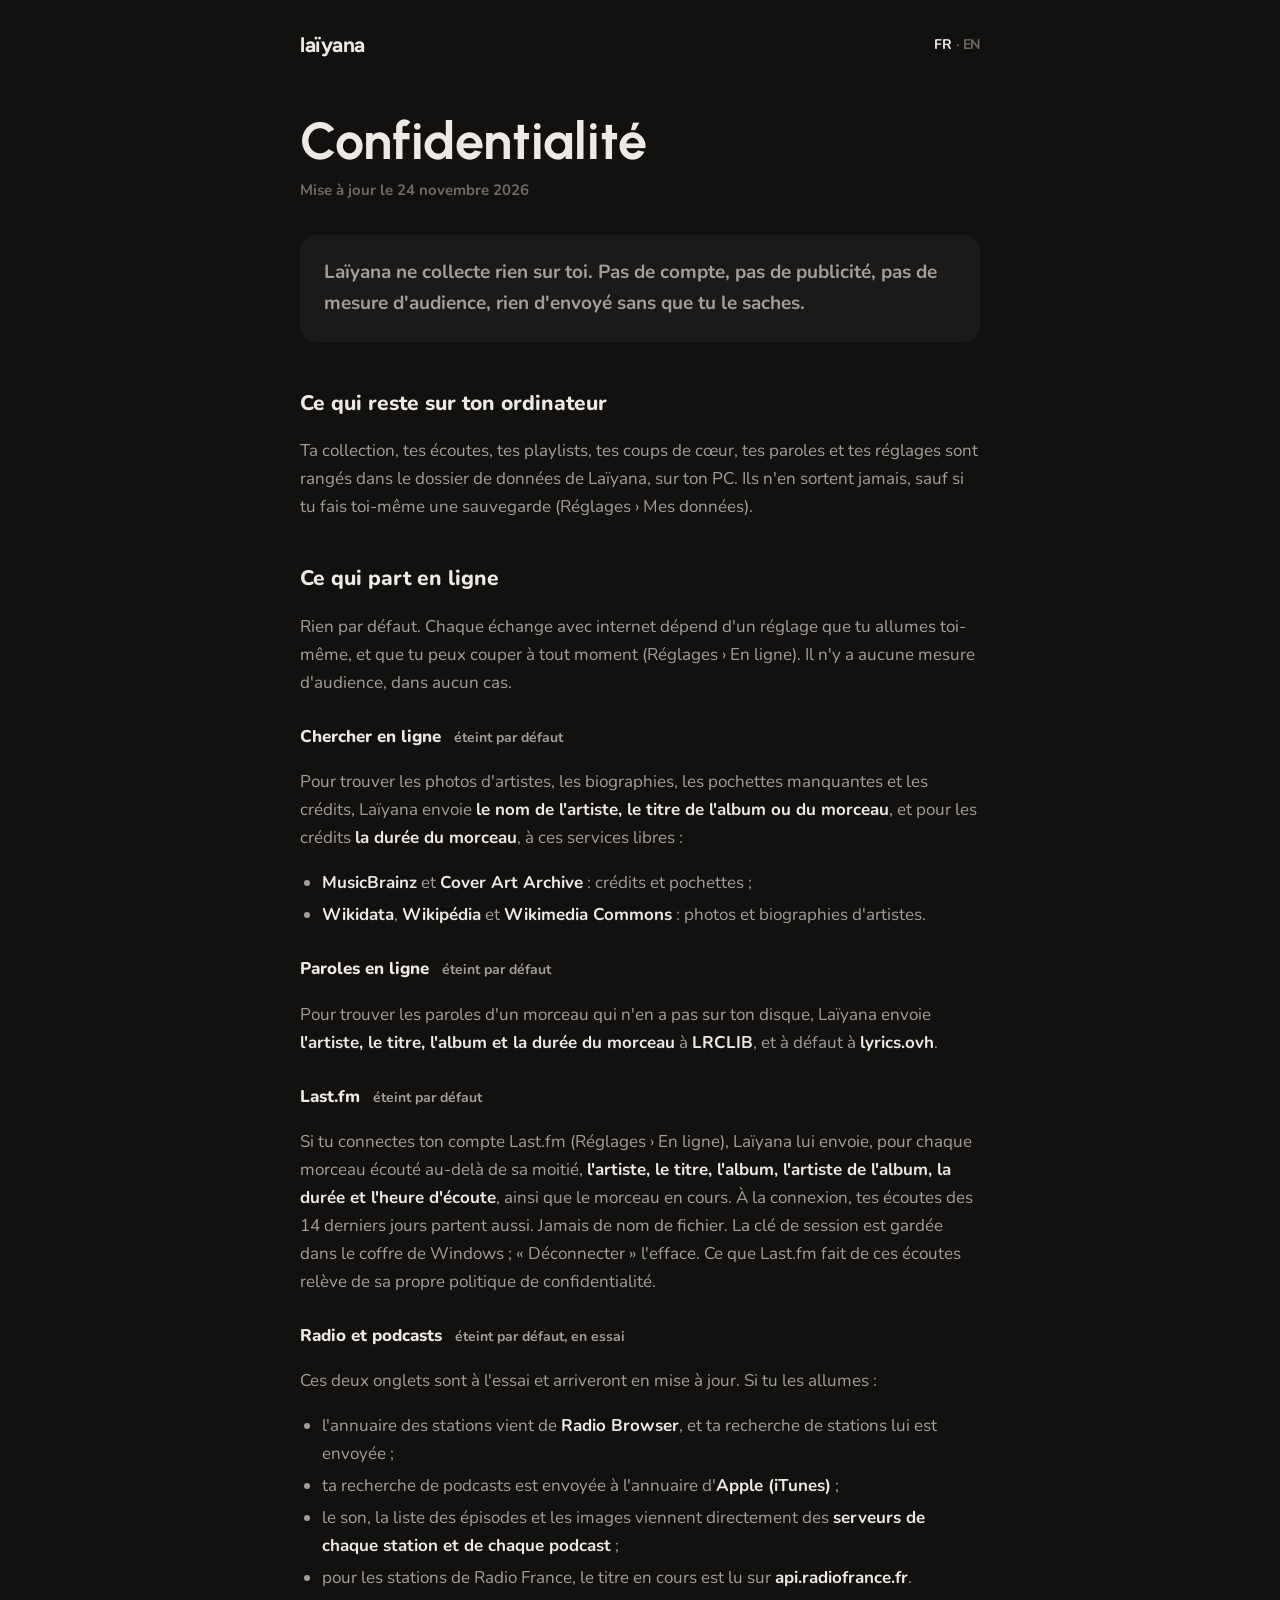
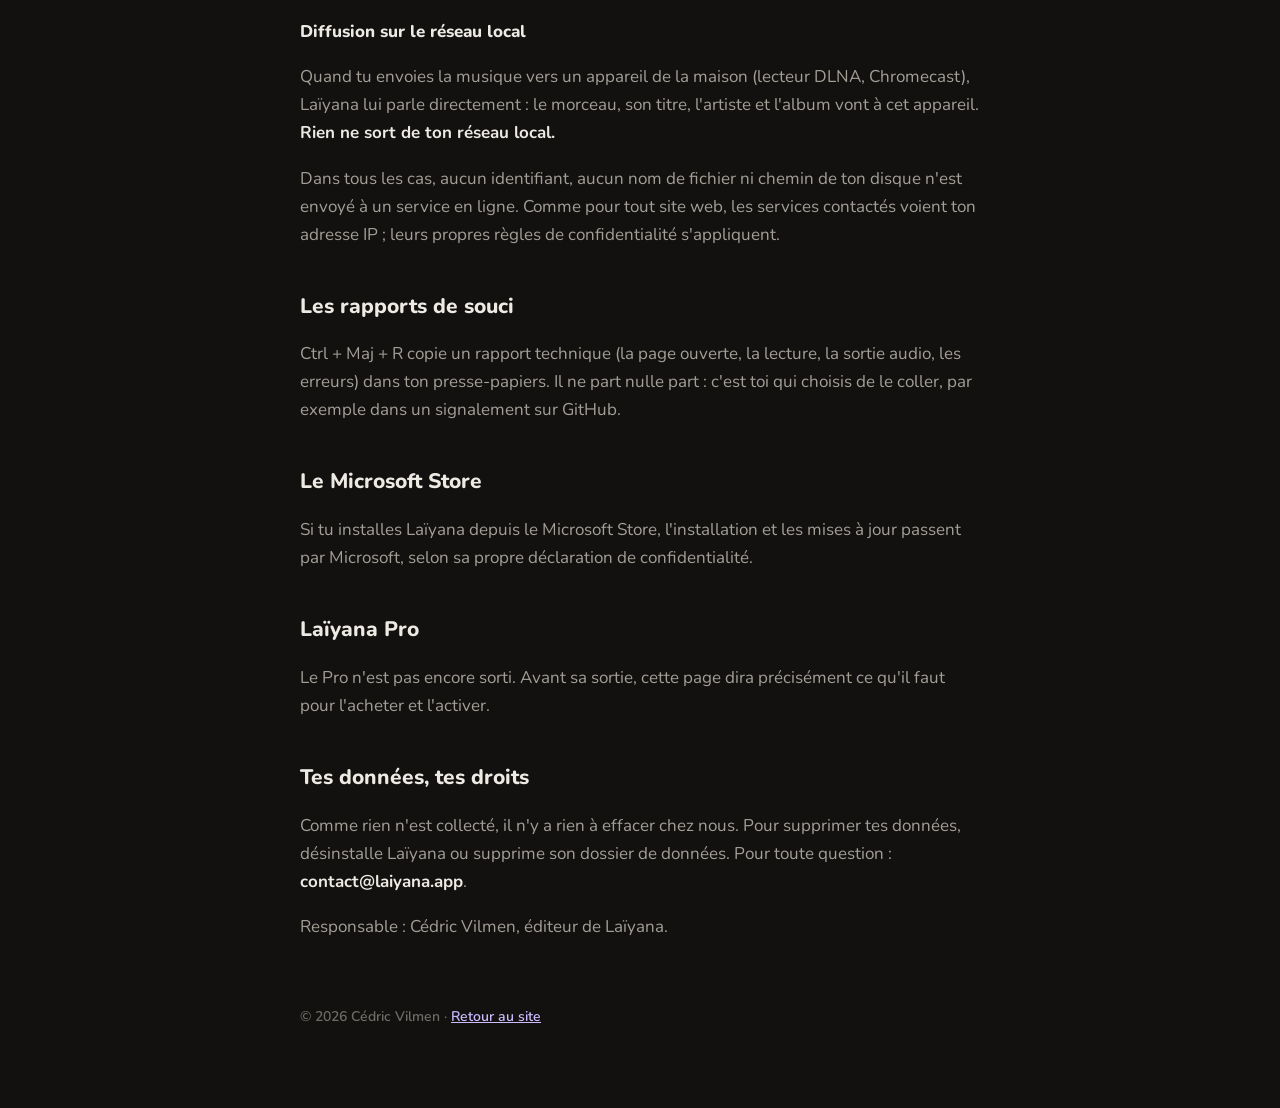
<file: docs/confidentialite.html>
<!doctype html>
<!-- Page de confidentialité de laiyana.app (8/11/2026), exigée par le Microsoft Store. Vérifiée sur le code : services
     contactés = ceux de src-tauri/src/en_ligne.rs, rien d'autre ; aucun compte, aucune mesure d'audience. Réécrite le 16/11/2026 après relecture du code : un réglage par famille d'échanges (Chercher en ligne, Paroles en ligne, Radio et podcasts), tous éteints par défaut ; diffusion sur le réseau local. -->
<html lang="fr">
<head>
<meta charset="utf-8">
<meta name="viewport" content="width=device-width, initial-scale=1">
<title>Confidentialité · Laïyana</title>
<link rel="stylesheet" href="polices/polices.css">
<link rel="icon" href="favicon.ico" sizes="any">
<style>
  :root { --bg: #121110; --bg-2: #1b1a18; --text: #edeae4; --text-2: #a39f97; --text-3: #6f6b65; --brand: #cbbbff; color-scheme: dark; }
  * { box-sizing: border-box; }
  html, body { margin: 0; background: var(--bg); color: var(--text); font: 17px/1.65 'Nunito Variable', 'Nunito', system-ui, sans-serif; -webkit-font-smoothing: antialiased; }
  .page { max-width: 720px; margin: 0 auto; padding: 32px max(20px, env(safe-area-inset-left, 0px)) 80px max(20px, env(safe-area-inset-right, 0px)); }
  nav { display: flex; align-items: center; justify-content: space-between; margin-bottom: 56px; }
  nav a { color: var(--text); text-decoration: none; font: 700 21px 'Figtree Variable', 'Figtree', system-ui, sans-serif; letter-spacing: -0.02em; }
  nav .langue { font: 700 14px 'Nunito Variable', 'Nunito', system-ui, sans-serif; color: var(--text-3); }
  nav .langue b { color: var(--text); }
  h1 { font: 700 clamp(36px, 6vw, 52px)/1.1 'Urbanist Variable', sans-serif; margin: 0 0 8px; }
  .date { color: var(--text-3); font-size: 15px; font-weight: 700; margin: 0 0 32px; }
  .bref { padding: 22px 24px; border-radius: 16px; background: var(--bg-2); font-size: 19px; font-weight: 700; margin: 0 0 44px; }
  h2 { font-size: 21px; font-weight: 800; margin: 40px 0 10px; }
  h3 { font-size: 17px; font-weight: 800; margin: 26px 0 6px; }
  h3 span { color: var(--text-2); font-weight: 700; font-size: 14px; margin-left: 8px; }
  p, li { color: var(--text-2); }
  b { color: var(--text); }
  ul { padding-left: 22px; }
  li { margin: 4px 0; }
  a { color: var(--brand); }
  footer { margin-top: 64px; color: var(--text-3); font-size: 14px; font-weight: 600; }
</style>
</head>
<body>
<div class="page">
  <nav><a href="index.html">laïyana</a><span class="langue"><b>FR</b> · <a href="privacy.html" style="font:inherit;color:inherit">EN</a></span></nav>
  <h1>Confidentialité</h1>
  <p class="date">Mise à jour le 24 novembre 2026</p>
  <p class="bref">Laïyana ne collecte rien sur toi. Pas de compte, pas de publicité, pas de mesure d'audience, rien d'envoyé sans que tu le saches.</p>

  <h2>Ce qui reste sur ton ordinateur</h2>
  <p>Ta collection, tes écoutes, tes playlists, tes coups de cœur, tes paroles et tes réglages sont rangés dans le dossier de données de Laïyana, sur ton PC. Ils n'en sortent jamais, sauf si tu fais toi-même une sauvegarde (Réglages › Mes données).</p>

  <h2>Ce qui part en ligne</h2>
  <p>Rien par défaut. Chaque échange avec internet dépend d'un réglage que tu allumes toi-même, et que tu peux couper à tout moment (Réglages › En ligne). Il n'y a aucune mesure d'audience, dans aucun cas.</p>

  <h3>Chercher en ligne <span>éteint par défaut</span></h3>
  <p>Pour trouver les photos d'artistes, les biographies, les pochettes manquantes et les crédits, Laïyana envoie <b>le nom de l'artiste, le titre de l'album ou du morceau</b>, et pour les crédits <b>la durée du morceau</b>, à ces services libres :</p>
  <ul>
    <li><b>MusicBrainz</b> et <b>Cover Art Archive</b> : crédits et pochettes ;</li>
    <li><b>Wikidata</b>, <b>Wikipédia</b> et <b>Wikimedia Commons</b> : photos et biographies d'artistes.</li>
  </ul>

  <h3>Paroles en ligne <span>éteint par défaut</span></h3>
  <p>Pour trouver les paroles d'un morceau qui n'en a pas sur ton disque, Laïyana envoie <b>l'artiste, le titre, l'album et la durée du morceau</b> à <b>LRCLIB</b>, et à défaut à <b>lyrics.ovh</b>.</p>

  <h3>Last.fm <span>éteint par défaut</span></h3>
  <p>Si tu connectes ton compte Last.fm (Réglages › En ligne), Laïyana lui envoie, pour chaque morceau écouté au-delà de sa moitié, <b>l'artiste, le titre, l'album, l'artiste de l'album, la durée et l'heure d'écoute</b>, ainsi que le morceau en cours. À la connexion, tes écoutes des 14 derniers jours partent aussi. Jamais de nom de fichier. La clé de session est gardée dans le coffre de Windows ; « Déconnecter » l'efface. Ce que Last.fm fait de ces écoutes relève de sa propre politique de confidentialité.</p>

  <h3>Radio et podcasts <span>éteint par défaut, en essai</span></h3>
  <p>Ces deux onglets sont à l'essai et arriveront en mise à jour. Si tu les allumes :</p>
  <ul>
    <li>l'annuaire des stations vient de <b>Radio Browser</b>, et ta recherche de stations lui est envoyée ;</li>
    <li>ta recherche de podcasts est envoyée à l'annuaire d'<b>Apple (iTunes)</b> ;</li>
    <li>le son, la liste des épisodes et les images viennent directement des <b>serveurs de chaque station et de chaque podcast</b> ;</li>
    <li>pour les stations de Radio France, le titre en cours est lu sur <b>api.radiofrance.fr</b>.</li>
  </ul>

  <h3>Diffusion sur le réseau local</h3>
  <p>Quand tu envoies la musique vers un appareil de la maison (lecteur DLNA, Chromecast), Laïyana lui parle directement : le morceau, son titre, l'artiste et l'album vont à cet appareil. <b>Rien ne sort de ton réseau local.</b></p>

  <p>Dans tous les cas, aucun identifiant, aucun nom de fichier ni chemin de ton disque n'est envoyé à un service en ligne. Comme pour tout site web, les services contactés voient ton adresse IP ; leurs propres règles de confidentialité s'appliquent.</p>

  <!-- BROUILLON (21/11/2026), à publier avec le comptage anonyme, peu avant la 1.0. Le même jour : remplacer « pas de mesure
  d'audience » dans le résumé et « Il n'y a aucune mesure d'audience, dans aucun cas » par « Le seul comptage possible est
  anonyme, et éteint par défaut ». Texte dans l'app (Réglages › En ligne), interrupteur éteint :
    « Aider Laïyana — Une fois par semaine, envoie la version, le modèle de ton DAC et si la lecture est bit-perfect.
      Jamais de nom de morceau, d'album ou de fichier. Tu peux le couper quand tu veux. »
  <h3>Aider Laïyana <span>éteint par défaut</span></h3>
  <p>Si tu l'allumes (Réglages › En ligne), Laïyana envoie au plus une fois par semaine un court relevé :</p>
  <ul>
    <li>la version de Laïyana et celle de Windows ;</li>
    <li>le modèle de ton DAC, lu sur ses identifiants USB (fabricant et produit) ;</li>
    <li>les formats écoutés (hi-res, DSD) et si la lecture était bit-perfect ;</li>
    <li>un numéro tiré au hasard sur ton PC, pour ne pas compter deux fois le même ordinateur. Il n'est relié à rien d'autre.</li>
  </ul>
  <p>Jamais de nom de morceau, d'album, d'artiste ni de fichier, jamais ta collection. Ton adresse IP n'est pas gardée.
  Les relevés servent à savoir quels DAC et quels formats soigner en priorité, et à montrer aux fabricants et aux services
  de musique, en chiffres globaux uniquement, combien de personnes écoutent avec Laïyana. Les relevés sont gardés au plus
  deux ans, sur un serveur Cloudflare. Si tu coupes l'interrupteur, plus rien ne part ; ton numéro au hasard est effacé.</p>
  -->
  <h2>Les rapports de souci</h2>
  <p>Ctrl + Maj + R copie un rapport technique (la page ouverte, la lecture, la sortie audio, les erreurs) dans ton presse-papiers. Il ne part nulle part : c'est toi qui choisis de le coller, par exemple dans un signalement sur GitHub.</p>

  <h2>Le Microsoft Store</h2>
  <p>Si tu installes Laïyana depuis le Microsoft Store, l'installation et les mises à jour passent par Microsoft, selon sa propre déclaration de confidentialité.</p>

  <h2>Laïyana Pro</h2>
  <p>Le Pro n'est pas encore sorti. Avant sa sortie, cette page dira précisément ce qu'il faut pour l'acheter et l'activer.</p>

  <h2>Tes données, tes droits</h2>
  <p>Comme rien n'est collecté, il n'y a rien à effacer chez nous. Pour supprimer tes données, désinstalle Laïyana ou supprime son dossier de données. Pour toute question : <b>contact@laiyana.app</b>.</p>
  <p>Responsable : Cédric Vilmen, éditeur de Laïyana.</p>

  <footer>© 2026 Cédric Vilmen · <a href="index.html">Retour au site</a></footer>
</div>
</body>
</html>
</file>
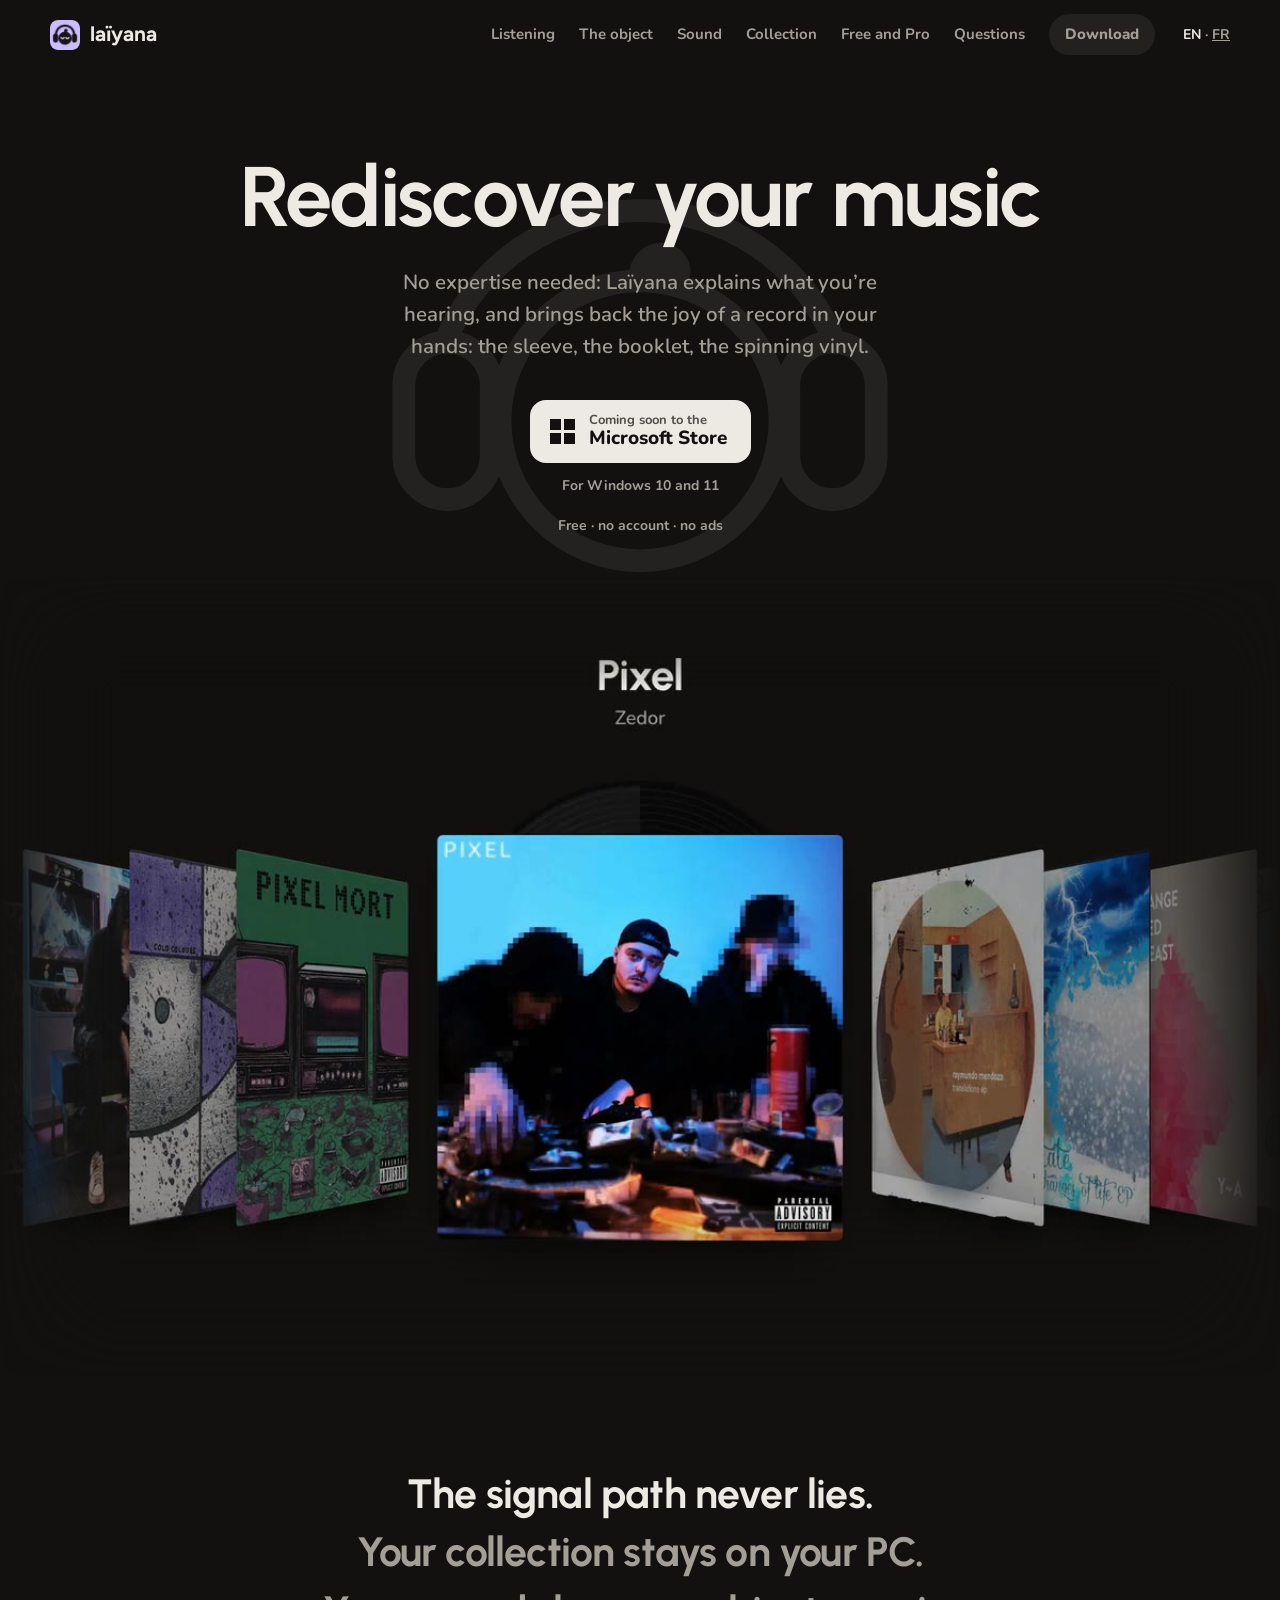
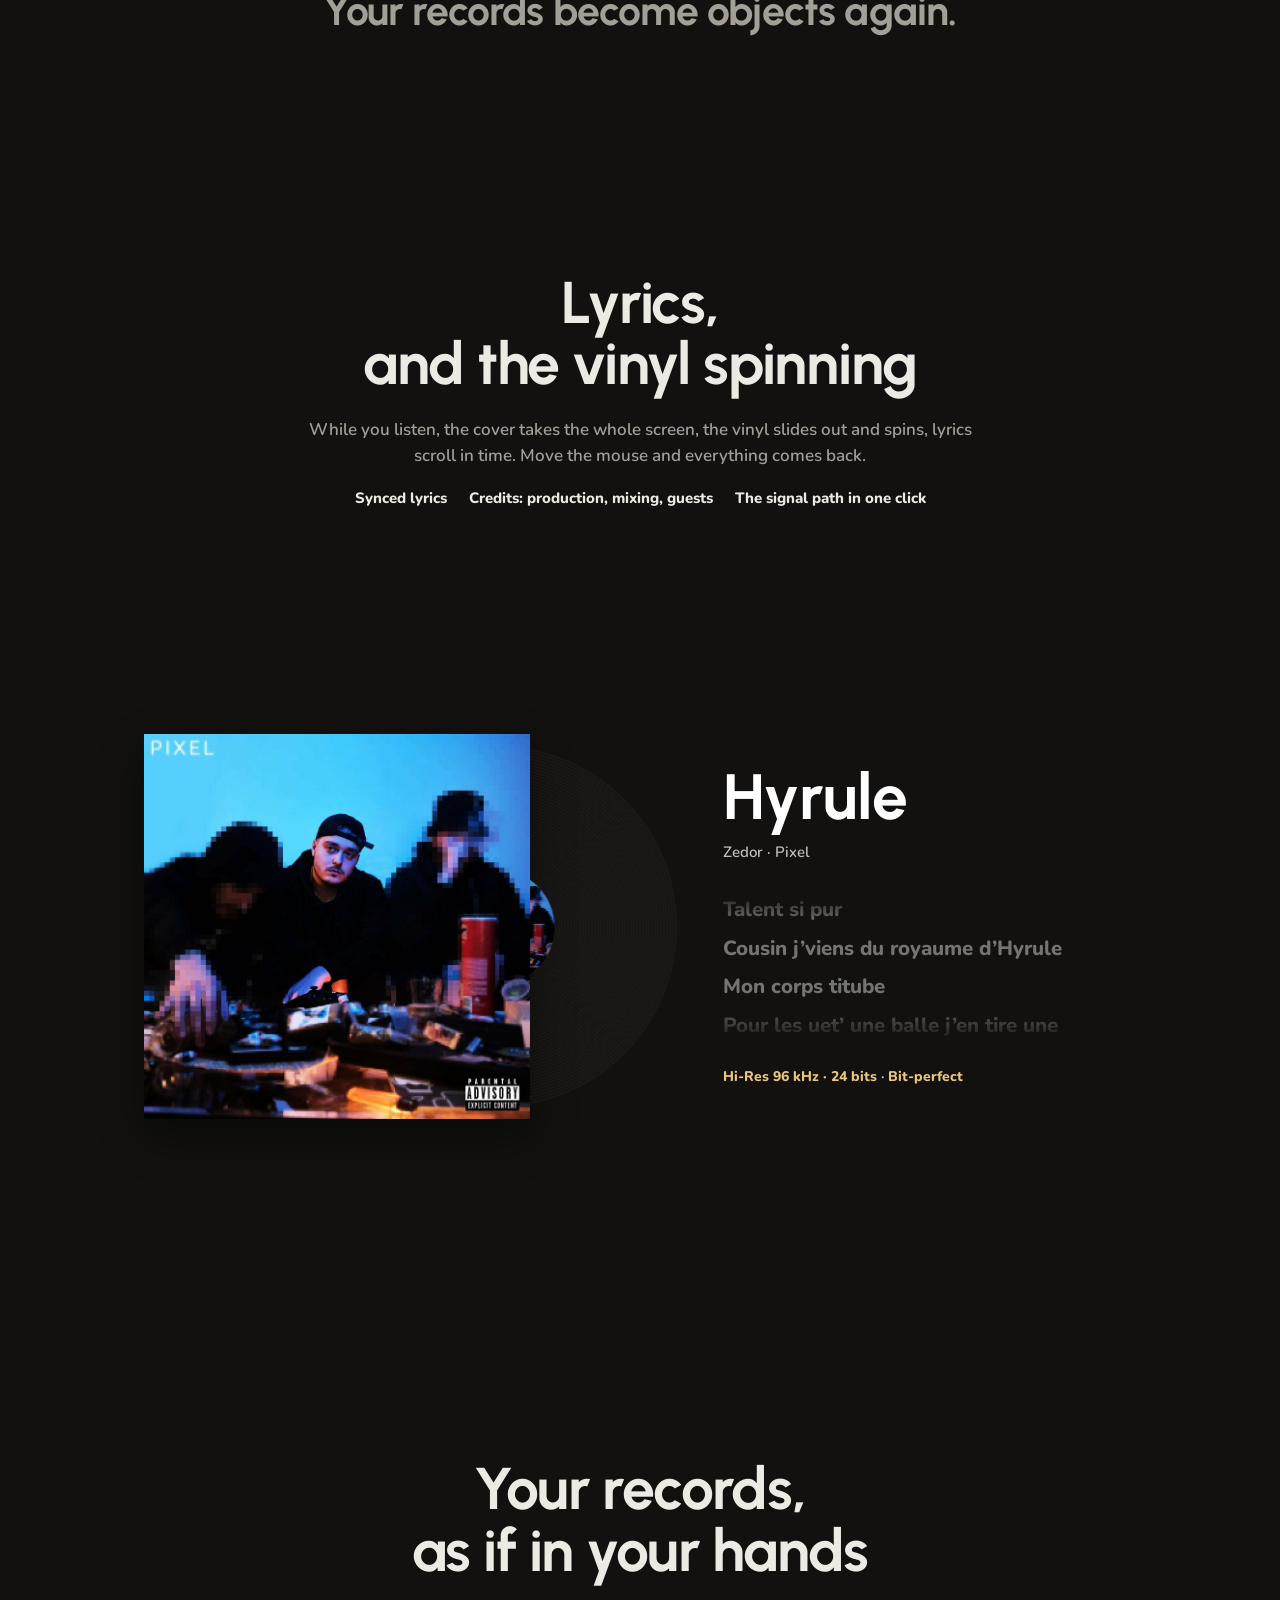
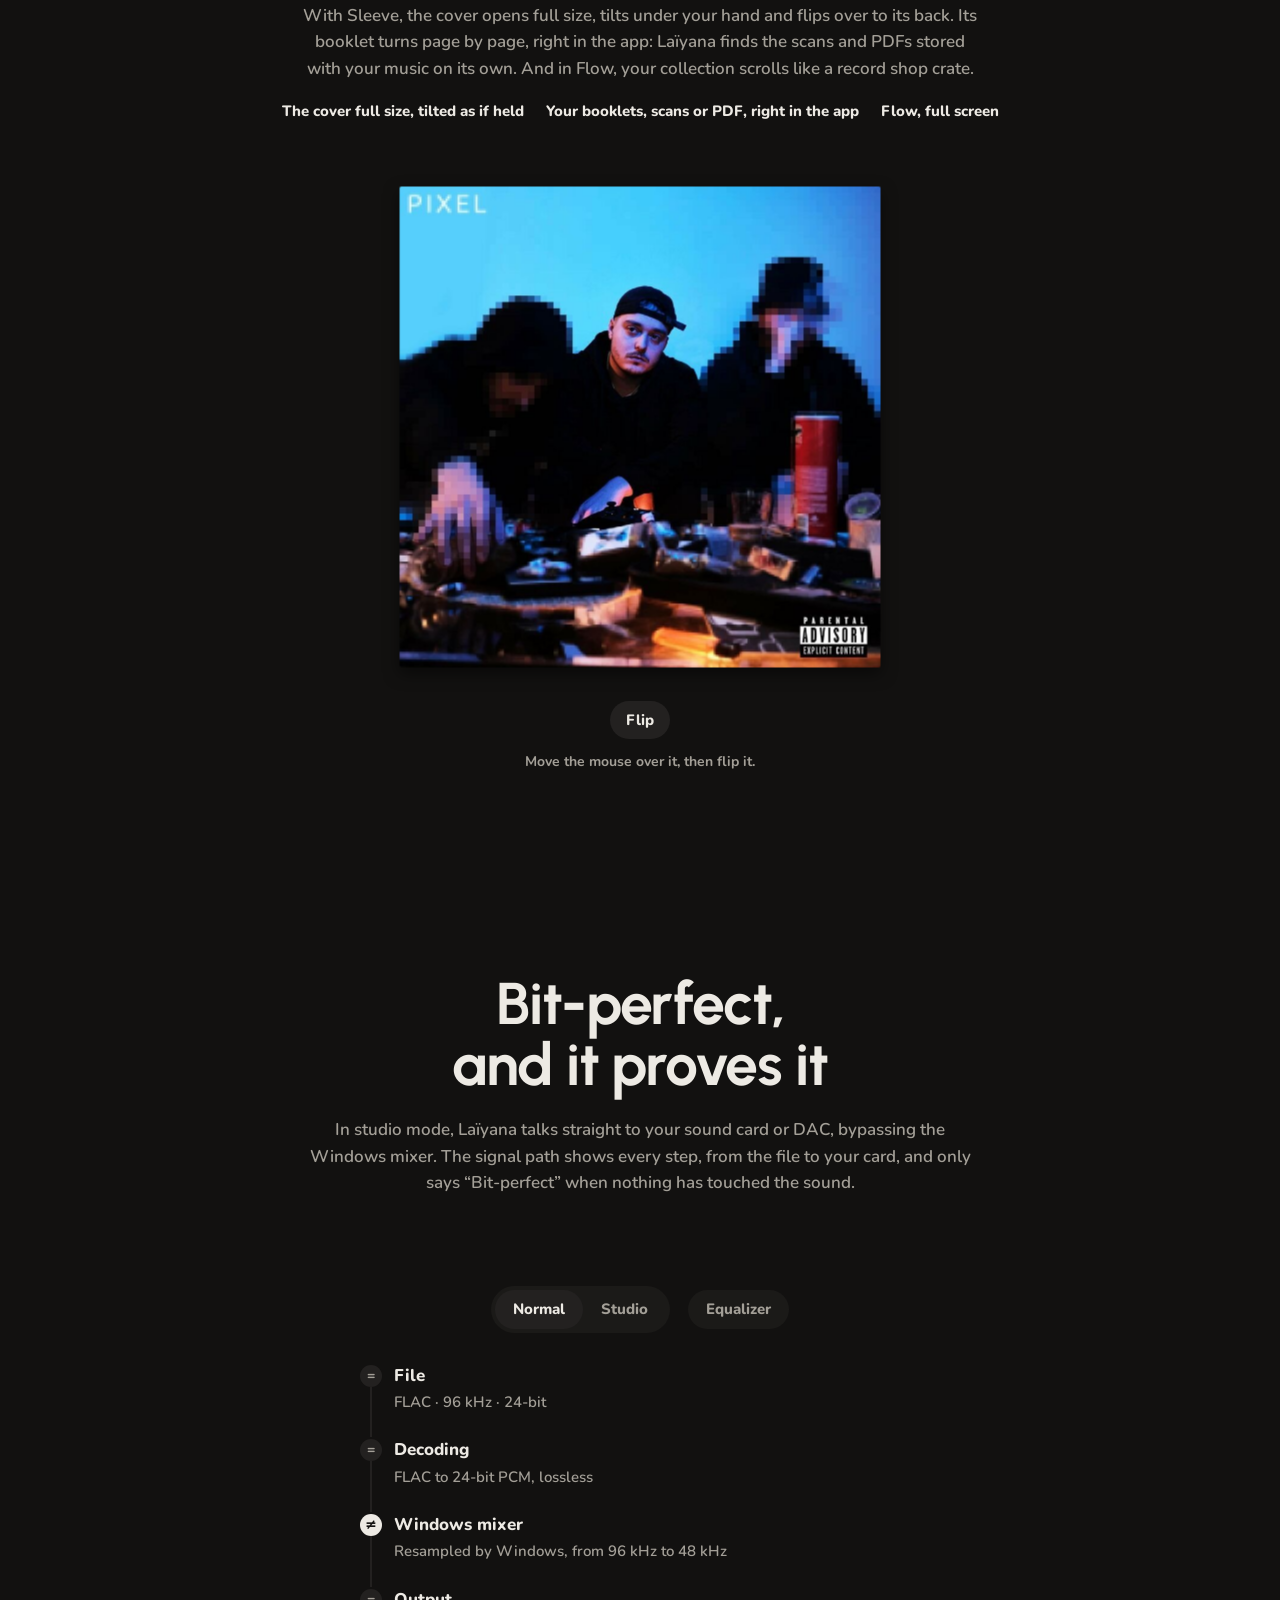
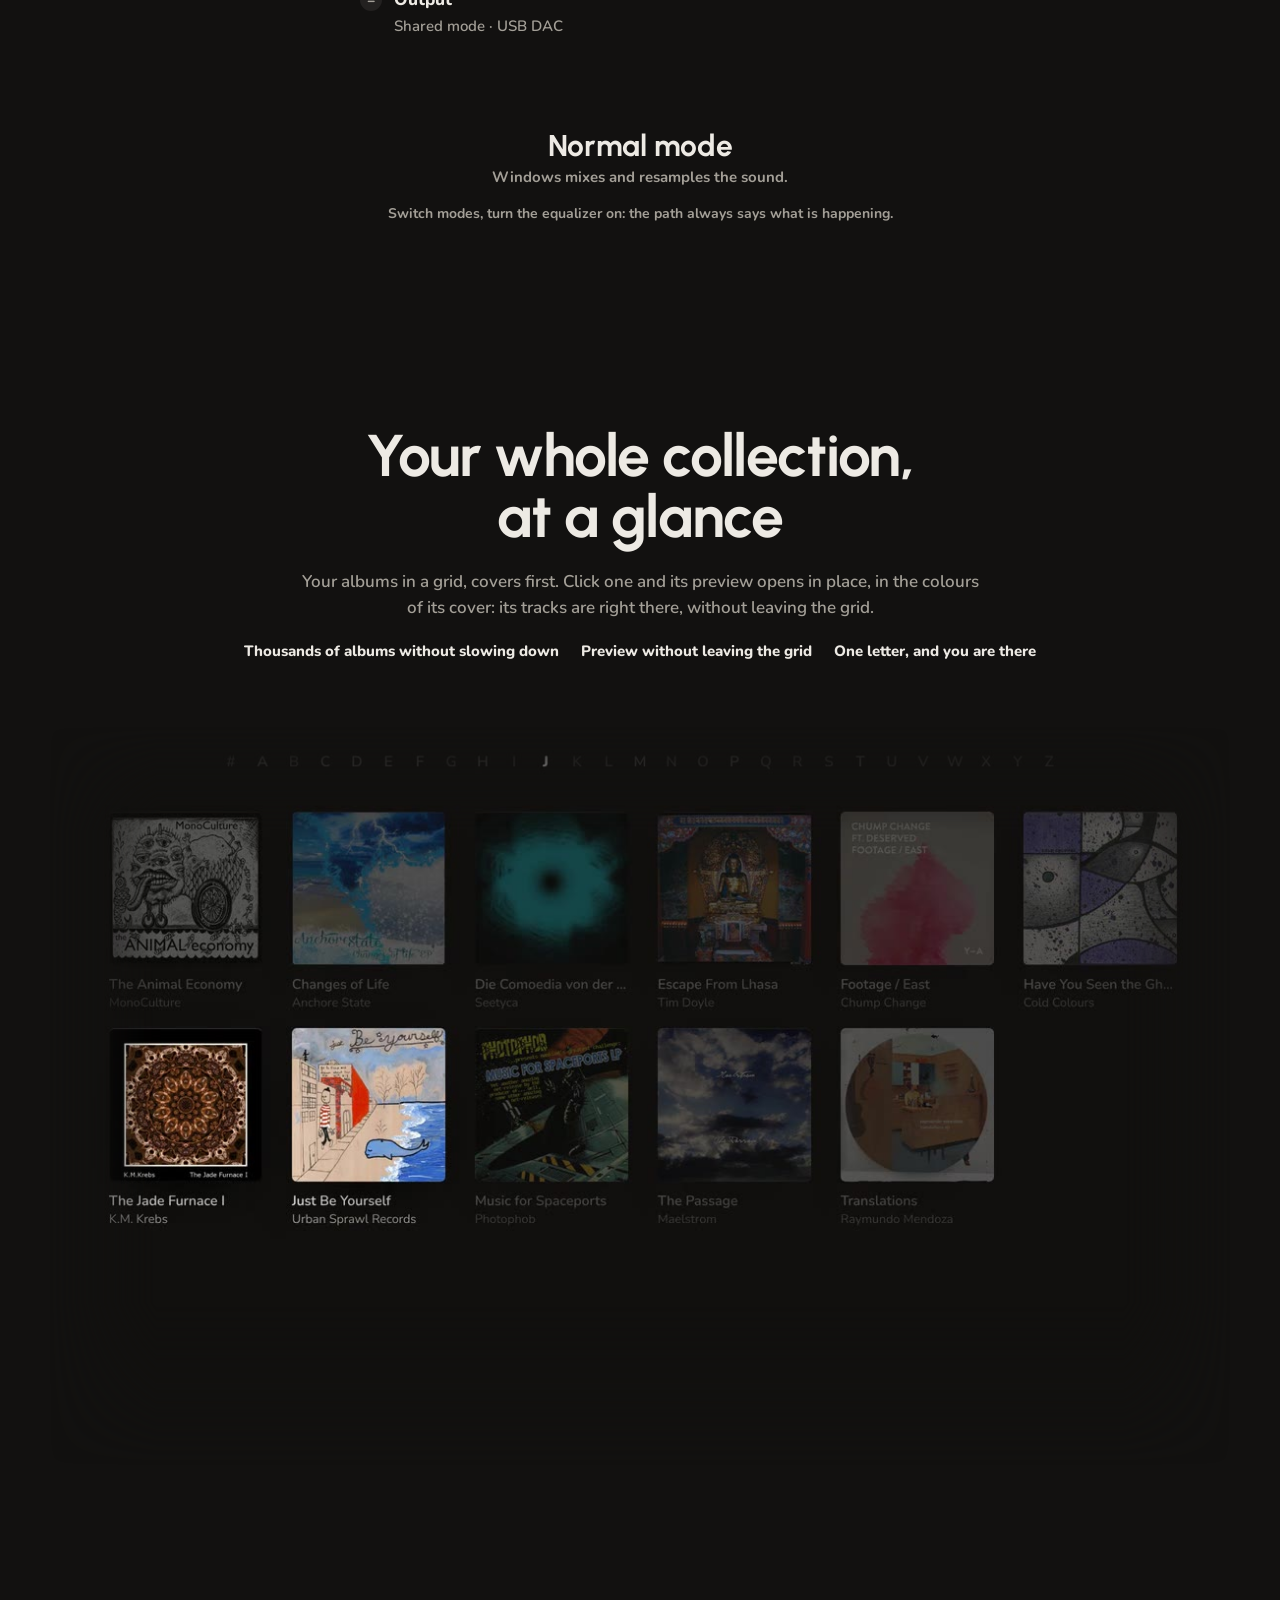
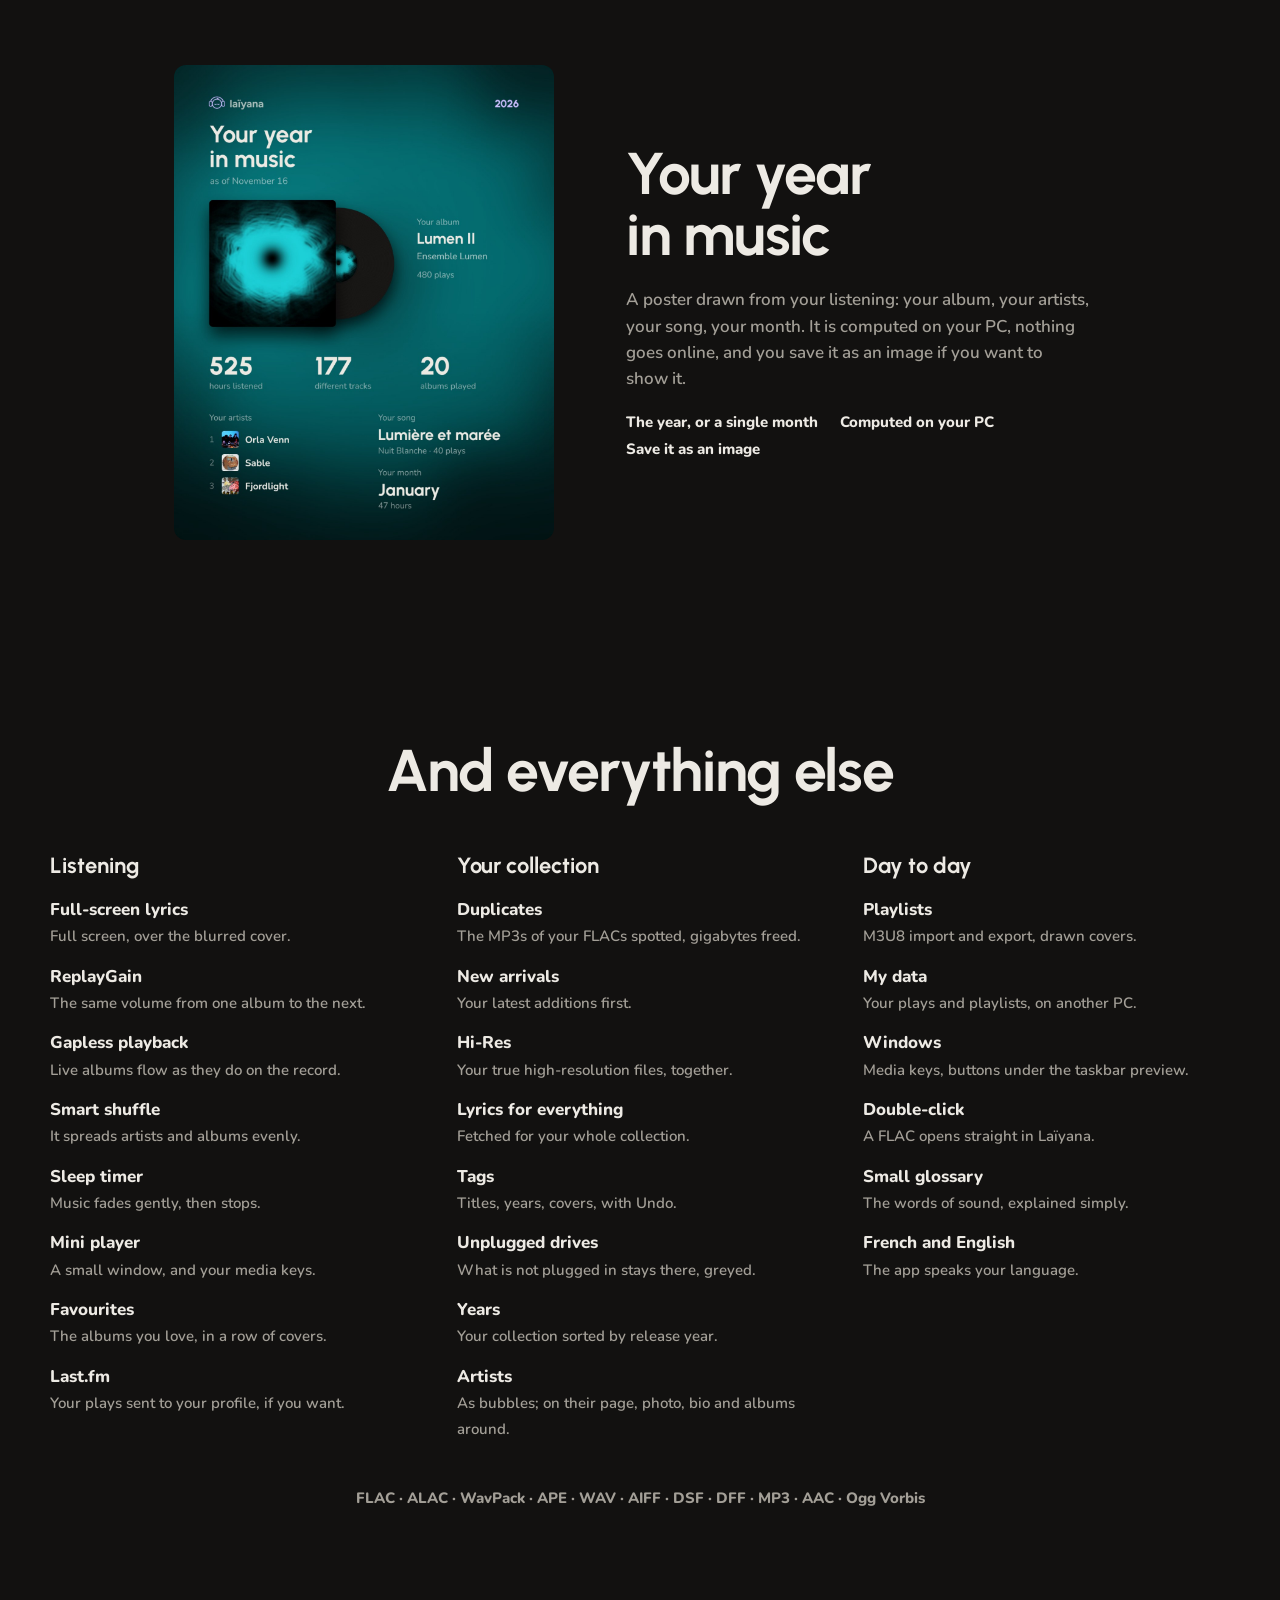
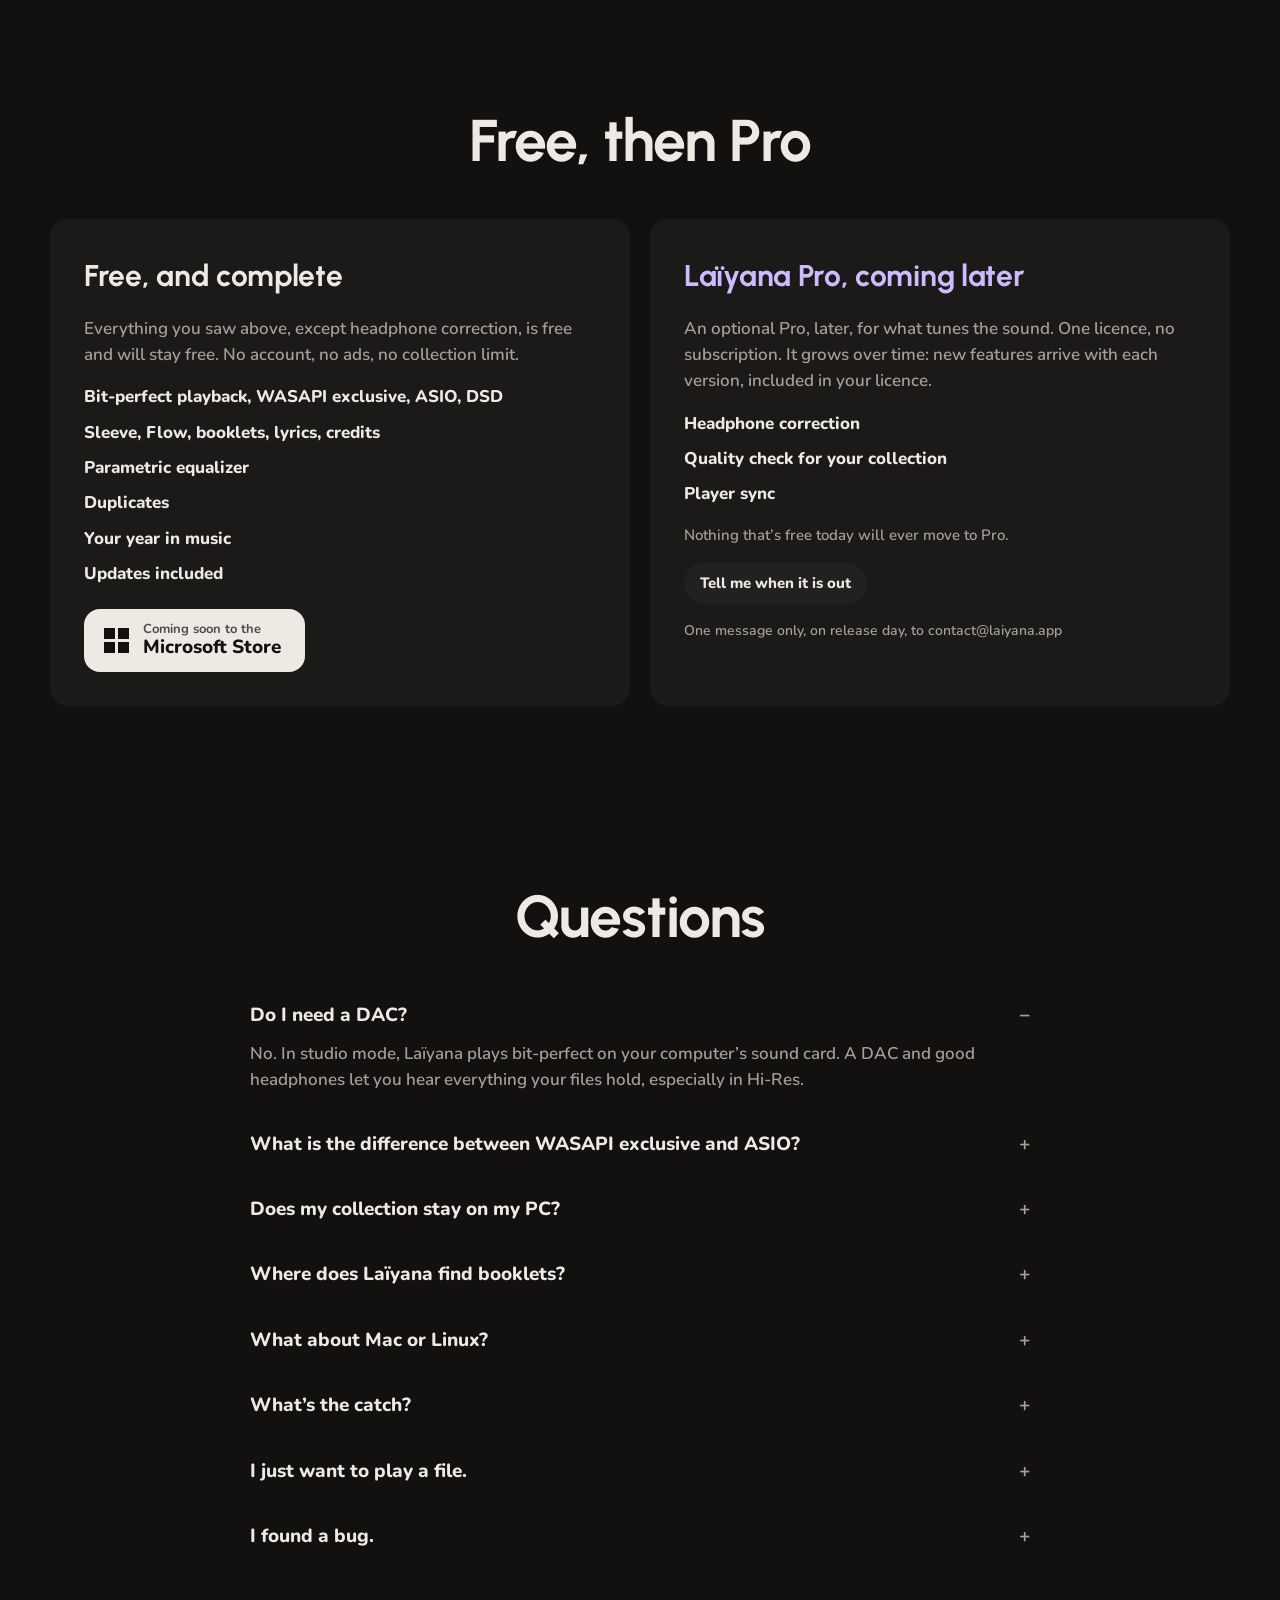
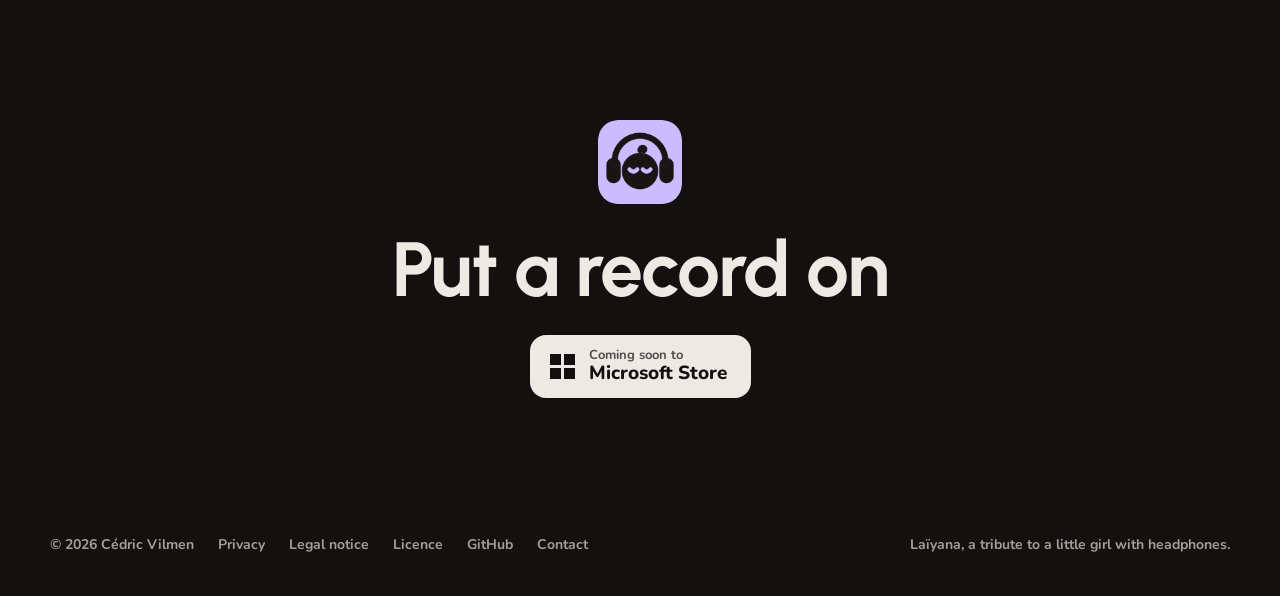
<file: docs/en.html>
<!doctype html>
<!-- Site laiyana.app, version 2 (15/11/2026). Écrit par construire.py : modifier le gabarit, pas ce fichier.
     Jamais de prix du Pro, jamais de fonction du Pro présentée comme gratuite. -->
<html lang="en">
<head>
<meta charset="utf-8">
<meta name="viewport" content="width=device-width, initial-scale=1">
<title>Laïyana · the music player for Windows, bit-perfect when you want it</title>
<meta name="description" content="Laïyana, the music player for Windows that shows you what you are hearing: bit-perfect playback (WASAPI exclusive, ASIO, DSD) or tuned to your taste, synced lyrics, full-size covers and booklets. Free, no account, no ads.">
<link rel="canonical" href="https://laiyana.app/en.html">
<link rel="alternate" hreflang="fr" href="https://laiyana.app/">
<link rel="alternate" hreflang="en" href="https://laiyana.app/en.html">
<link rel="icon" href="favicon.ico" sizes="any">
<link rel="icon" type="image/png" href="favicon-32.png">
<meta property="og:type" content="website">
<meta property="og:site_name" content="Laïyana">
<meta property="og:url" content="https://laiyana.app/en.html">
<meta property="og:title" content="Laïyana · the music player for Windows, bit-perfect when you want it">
<meta property="og:description" content="Rediscover your music. Free, no account, no ads.">
<meta property="og:image" content="https://laiyana.app/apercu-partage-en.jpg">
<meta property="og:image:width" content="1200">
<meta property="og:image:height" content="630">
<meta property="og:locale" content="en_US">
<meta name="twitter:card" content="summary_large_image">
<style>
  @import url('polices/polices.css');
  /* Berceuse : blanc cassé sur anthracite, lavande réservé à la marque. Mouvement « premium » : une seule courbe
     (cubic-bezier(0.4, 0, 0.2, 1)), trois durées (180, 420, 600 ms), une seule entrée (20 px vers le haut en apparaissant).
     Transform et opacité seulement. */
  :root { --bg: #121110; --bg-2: #1b1a18; --bg-3: #232120; --text: #edeae4; --text-2: #a39f97; --brand: #cbbbff; --courbe: cubic-bezier(0.4, 0, 0.2, 1); --rayon: 18px; }
  * { box-sizing: border-box; margin: 0; }
  html { scroll-behavior: smooth; scroll-padding-top: 76px; }
  body { background: var(--bg); color: var(--text); font-family: 'Nunito Variable', system-ui, sans-serif; font-size: 17px; line-height: 1.55; font-weight: 600; -webkit-font-smoothing: antialiased; overflow-x: hidden; }
  a { color: inherit; }
  .display { font-family: 'Urbanist Variable', system-ui, sans-serif; font-weight: 700; letter-spacing: -0.02em; line-height: 1.04; text-wrap: balance; }
  .page { width: min(1180px, calc(100vw - 48px)); margin: 0 auto; }

  /* La barre du haut : toujours là, le bouton Télécharger compris, même au téléphone. */
  nav { position: sticky; top: 0; z-index: 30; display: flex; align-items: center; gap: 28px; margin: 0 calc((100vw - 100%) / -2); padding: 14px calc((100vw - 100%) / 2); background: var(--bg); }
  .marque { display: flex; align-items: center; gap: 10px; font-family: 'Figtree Variable', system-ui, sans-serif; font-weight: 700; font-size: 21px; letter-spacing: -0.01em; text-decoration: none; }
  .marque img { width: 30px; height: 30px; border-radius: 8px; }
  .liens { display: flex; align-items: center; gap: 24px; margin-left: auto; font-size: 15px; font-weight: 700; }
  .liens a { color: var(--text-2); text-decoration: none; transition: color 180ms var(--courbe); }
  .liens a:hover { color: var(--text); }
  .langue { font-size: 14px; font-weight: 700; color: var(--text-2); }
  .langue b { color: var(--text); }
  .langue.bas { display: none; }
  .bouton { display: inline-flex; align-items: center; padding: 9px 16px; border-radius: 999px; background: var(--bg-3); color: var(--text); font-size: 15px; font-weight: 800; text-decoration: none; transition: transform 180ms var(--courbe); }
  .bouton:active { transform: scale(0.97); }
  :focus-visible { outline: 2px solid var(--brand); outline-offset: 3px; border-radius: 6px; }

  /* L'ouverture. */
  .hero { padding: 84px 0 0; text-align: center; }
  .hero h1 { margin: 0 auto; max-width: 19ch; font-size: clamp(42px, 6.6vw, 92px); }
  /* Le logo en grand derrière la phrase d'ouverture (24/11/2026, Cédric) : au trait, d'une seule teinte, à peine visible
     (opacité uniforme : jamais de dégradé sur le logo). */
  .hero { position: relative; isolation: isolate; }
  .hero::before { content: ''; position: absolute; z-index: -1; left: 50%; top: 28px; width: min(560px, 90vw); aspect-ratio: 1; transform: translateX(-50%); background: url(logo-fond.svg) center / contain no-repeat; opacity: 0.08; pointer-events: none; }
  .sous { margin: 26px auto 0; max-width: 620px; color: var(--text-2); font-size: clamp(17px, 1.6vw, 21px); text-wrap: balance; }
  .actions { display: grid; justify-items: center; gap: 12px; margin-top: 38px; }
  .store { display: inline-flex; align-items: center; gap: 14px; padding: 13px 24px 13px 20px; border-radius: 16px; background: var(--text); color: #121110; text-decoration: none; font-weight: 800; font-size: 19px; line-height: 1.15; text-align: left; transition: transform 180ms var(--courbe); }
  .store:active { transform: scale(0.97); }
  .store small { display: block; font-size: 13px; font-weight: 700; opacity: 0.72; }
  .fen { display: grid; grid-template-columns: 11px 11px; gap: 3px; }
  .fen i { width: 11px; height: 11px; background: #121110; }
  .note, .faits { color: var(--text-2); font-size: 14px; font-weight: 700; }
  .faits { margin-top: 18px; }

  /* Les boucles : posées sur la page, sans cadre ni liseré. Celles qui ont leur propre fond se fondent par les bords. */
  .boucle { display: block; width: 100%; height: auto; aspect-ratio: 16 / 10; }
  .fondu { -webkit-mask-image: linear-gradient(to bottom, transparent, #000 14%, #000 78%, transparent), linear-gradient(to right, transparent, #000 9%, #000 91%, transparent); -webkit-mask-composite: source-in; mask-image: linear-gradient(to bottom, transparent, #000 14%, #000 78%, transparent), linear-gradient(to right, transparent, #000 9%, #000 91%, transparent); mask-composite: intersect; }
  .hero .scene { width: min(1280px, 100vw); margin: 40px calc((100% - min(1280px, 100vw)) / 2) 0; }

  /* L'écoute, vivante (planche du 24/11/2026) : l'écran En lecture posé sur la page, sans cadre. Fond cuit une fois
     (ecoute-fond.jpg), vinyle et paroles en transform et opacité seulement. */
  .vive { position: relative; width: min(1180px, 100%); margin: 84px auto 0; aspect-ratio: 16 / 9; display: grid; grid-template-columns: 38% 1fr; align-items: center; gap: 19%; padding: 0 6% 0 8%; text-align: left; isolation: isolate; }
  /* Sans halo (24/11/2026, Cédric : « que le contenu soit flottant ») : la scène posée sur l'anthracite de la page. */
  .vive .disque { position: relative; aspect-ratio: 1; }
  .vive .disque img { position: relative; z-index: 1; width: 100%; height: 100%; display: block; box-shadow: 0 18px 40px rgba(0,0,0,.45); }
  .vive .vinyle { position: absolute; inset: 3%; border-radius: 50%; background: repeating-radial-gradient(circle, #161514 0 2px, #1d1b1a 2px 3px); transform: translateX(0); }
  .vu > .vive .vinyle { animation: sort 1.4s cubic-bezier(0.4, 0, 0.2, 1) .3s forwards; }
  .vive .rond { position: absolute; inset: 34%; border-radius: 50%; background: url(ecoute-pixel.jpg) center / cover; animation: tourne 1.8s linear infinite; }
  .vive .rond::after { content: ''; position: absolute; inset: 44%; border-radius: 50%; background: #121110; }
  @keyframes sort { to { transform: translateX(44%); } }
  .vive .disque + div { position: relative; z-index: 2; }
  @keyframes tourne { to { transform: rotate(1turn); } }
  .vive h3 { margin: 0; font-family: 'Urbanist Variable', system-ui, sans-serif; font-weight: 700; font-size: clamp(30px, 5vw, 68px); line-height: 1; color: #fff; }
  .vive .qui { margin: 12px 0 0; color: rgba(255,255,255,.72); font-size: 15px; }
  .vive .paroles { --l: clamp(30px, 3vw, 40px); height: calc(var(--l) * 4); margin-top: 26px; overflow: hidden; -webkit-mask-image: linear-gradient(transparent, #000 22%, #000 70%, transparent); mask-image: linear-gradient(transparent, #000 22%, #000 70%, transparent); }
  .vive ol { margin: 0; padding: 0; list-style: none; animation: defile 12s linear infinite; }
  .vive li { height: var(--l); line-height: var(--l); font-size: clamp(15px, 1.6vw, 21px); font-weight: 800; color: #fff; opacity: .42; white-space: nowrap; animation: allume 12s linear infinite; }
  @keyframes defile { 0%, 23% { transform: translateY(0); } 25%, 48% { transform: translateY(calc(var(--l) * -1)); } 50%, 73% { transform: translateY(calc(var(--l) * -2)); } 75%, 98% { transform: translateY(calc(var(--l) * -3)); } 100% { transform: translateY(calc(var(--l) * -4)); } }
  @keyframes allume { 0% { opacity: .42; } 2%, 23% { opacity: 1; } 25%, 100% { opacity: .42; } }
  .vive .signal { margin: 22px 0 0; font-size: 14px; font-weight: 800; color: #E9C77B; }
  .vive .signal span { color: rgba(255,255,255,.72); font-weight: 700; }
  @media (max-width: 720px) { .vive { grid-template-columns: 1fr; aspect-ratio: auto; padding: 32px 24px 40px; gap: 28px; } .vive .disque { width: 62%; } }
  @media (prefers-reduced-motion: reduce) { .vive .rond, .vive ol, .vive li { animation: none; } .vive li:nth-child(2) { opacity: 1; } .vu > .vive .vinyle { animation: none; transform: translateX(44%); } }

  /* La philosophie, en trois phrases. */
  .philo { padding: 96px 0 40px; display: grid; gap: 16px; text-align: center; }
  .philo p { font-size: clamp(25px, 3.2vw, 44px); color: var(--text-2); }
  .philo p:first-child { color: var(--text); }

  /* Un chapitre : le titre et le texte au centre, l'image dessous, en grand. */
  .chapitre { padding: 200px 0 0; text-align: center; }
  .chapitre h2 { font-size: clamp(34px, 4.6vw, 62px); }
  .chapitre .texte { margin: 22px auto 0; max-width: 680px; color: var(--text-2); text-wrap: pretty; }
  .points { margin: 18px auto 0; padding: 0; list-style: none; display: flex; flex-wrap: wrap; justify-content: center; gap: 4px 22px; font-size: 15px; font-weight: 800; }
  .chapitre .scene { width: min(1040px, 100%); margin: 64px auto 0; }
  .chapitre .scene.large { width: min(1180px, 100%); }
  .chapitre .texte.suite { margin-top: 140px; color: var(--text); font-weight: 800; font-size: 19px; }
  .chapitre .texte.suite + .scene { margin-top: 36px; }

  /* Sleeve, modélisée : elle penche vers le curseur et se retourne. L'ombre pleine part d'une boîte sans surface. */
  .sleeve { --cote: min(480px, calc(100vw - 48px)); --rx: 0deg; --ry: 0deg; position: relative; width: var(--cote); aspect-ratio: 1; margin: 64px auto 0; touch-action: pan-y; }
  /* Ombre courte de carton à la place de l'ombre géante (24/11/2026, Cédric : pochette « peu réactive ») : plus rien de coûteux à repeindre. */
  .sl-ombre { display: none; position: absolute; left: 50%; top: 50%; width: 0; height: 0; box-shadow: 0 34px 80px calc(var(--cote) / 2 - 22px) rgb(0 0 0 / 0.75); transform: perspective(1400px) rotateX(var(--rx)) rotateY(var(--ry)); transition: transform 260ms var(--courbe); }
  .sl-disque { position: absolute; inset: 0; transform-style: preserve-3d; transform: perspective(1400px) rotateX(var(--rx)) rotateY(var(--ry)); transition: transform 90ms linear; cursor: pointer; }
  .sleeve.repos .sl-disque, .sleeve.repos .sl-ombre { transition-duration: 600ms; }
  .sleeve.pivote .sl-disque, .sleeve.pivote .sl-ombre { transition: transform 820ms cubic-bezier(0.45, 0, 0.2, 1); }
  .sleeve.retournee .sl-disque, .sleeve.retournee .sl-ombre { transform: perspective(1400px) rotateX(var(--rx)) rotateY(calc(var(--ry) + 180deg)); }
  /* Au repos, elle respire doucement (un aller-retour de 7 s), tant que personne ne l'a touchée. */
  .sleeve.calme .sl-disque, .sleeve.calme .sl-ombre { animation: respire 7s ease-in-out infinite; }
  @keyframes respire { 0%, 100% { transform: perspective(1400px) rotateX(2deg) rotateY(-7deg); } 50% { transform: perspective(1400px) rotateX(-2deg) rotateY(7deg); } }
  .sl-face { position: absolute; inset: 0; border-radius: 2px; overflow: hidden; backface-visibility: hidden; box-shadow: inset 0 1px 0 rgb(255 255 255 / 0.22), 0 6px 16px rgb(0 0 0 / 0.5); text-align: left; }
  .sl-recto { background: #1b1a18; transform: translateZ(3px); }
  .sl-face img { display: block; width: 100%; height: 100%; object-fit: cover; }
  /* Le dos : le vrai dos de l'album (16/11/2026), plus rien de dessiné. */
  .sl-verso { background: #14203a; transform: rotateY(180deg) translateZ(3px); }
  .sl-pied { display: grid; justify-items: center; gap: 12px; margin-top: 34px; }
  .sl-pied button { border: 0; cursor: pointer; font-family: inherit; }
  .aide-tel { display: none; }
  @media (hover: none) { .aide-souris { display: none; } .aide-tel { display: inline; } }

  /* Le chemin du signal, modélisé : on change de mode, on allume l'égaliseur, les étapes suivent. « Bit-perfect » ne
     s'affiche que si aucune étape ne modifie le son, comme dans l'app. Transform et opacité seulement. */
  .signal { width: min(560px, 100%); margin: 48px auto 0; text-align: left; }
  .sig-reglages { display: flex; flex-wrap: wrap; justify-content: center; align-items: center; gap: 12px 18px; }
  .sig-modes { display: inline-flex; padding: 4px; border-radius: 999px; background: var(--bg-2); }
  .sig-modes button, .sig-eq { border: 0; cursor: pointer; font: inherit; font-size: 15px; font-weight: 800; color: var(--text-2); background: none; padding: 8px 18px; border-radius: 999px; transition: color 180ms var(--courbe), background-color 180ms var(--courbe); }
  .sig-modes button[aria-pressed='true'], .sig-eq[aria-pressed='true'] { color: var(--text); background: var(--bg-3); }
  .sig-eq { background: var(--bg-2); }
  .sig-etapes { position: relative; list-style: none; padding: 0; margin: 30px 0 0; min-height: 356px; }
  .sig-etapes li { position: relative; display: grid; grid-template-columns: 34px 1fr; align-items: start; padding: 0 0 22px; }
  .sig-etapes li::before { content: ''; position: absolute; left: 10px; top: 24px; bottom: 0; width: 2px; background: var(--bg-3); transform-origin: 50% 0; }
  .sig-etapes li:last-child::before { display: none; }
  .sig-etapes .pt { width: 22px; height: 22px; border-radius: 50%; background: var(--bg-3); display: grid; place-items: center; font-size: 14px; font-weight: 800; line-height: 1; color: var(--text-2); margin-top: 2px; }
  .sig-etapes .modifie .pt { background: var(--text); color: #121110; }
  .sig-etapes b { display: block; font-weight: 800; }
  .sig-etapes span.d { color: var(--text-2); font-size: 15px; }
  .sig-etapes li.entre { animation: etape-entre 420ms var(--courbe) both; animation-delay: calc(var(--rang, 0) * 60ms); }
  @keyframes etape-entre { from { opacity: 0; transform: translateY(12px); } }
  .sig-verdict { margin-top: 4px; min-height: 64px; text-align: center; font-family: 'Urbanist Variable', system-ui, sans-serif; font-weight: 700; font-size: 30px; letter-spacing: -0.01em; }
  .sig-verdict span { display: inline-block; animation: verdict-entre 420ms var(--courbe) both; }
  .sig-verdict .intact { color: var(--brand); }
  .sig-verdict .touche { display: inline-grid; gap: 2px; color: var(--text-2); font-family: 'Nunito Variable', sans-serif; font-size: 15px; font-weight: 700; letter-spacing: 0; }
  .sig-verdict .touche b { color: var(--text); font-family: 'Urbanist Variable', system-ui, sans-serif; font-size: 30px; font-weight: 700; letter-spacing: -0.01em; line-height: 1.2; }
  @keyframes verdict-entre { from { opacity: 0; transform: scale(0.94); } }
  .signal .note { display: block; margin-top: 14px; text-align: center; }

  /* Ton année en musique : l'affiche seule, telle que l'app l'enregistre. */
  .affiche { width: min(440px, 100%); margin: 48px auto 0; }
  .affiche img { display: block; width: 100%; height: auto; border-radius: 12px; }
  /* Ton année côte à côte (24/11/2026, Cédric) : l'affiche, un document à part, à gauche ; le texte à droite, aligné à gauche. */
  .chapitre.cote { display: grid; grid-template-columns: minmax(0, 380px) minmax(0, 480px); justify-content: center; align-items: center; gap: 72px; text-align: left; }
  .chapitre.cote .affiche { margin: 0; width: 100%; }
  .chapitre.cote .texte { margin-left: 0; }
  .chapitre.cote .points { justify-content: flex-start; }
  @media (max-width: 820px) { .chapitre.cote { grid-template-columns: minmax(0, 440px); gap: 40px; text-align: center; } .chapitre.cote .affiche { order: 2; } .chapitre.cote .texte { margin-left: auto; } .chapitre.cote .points { justify-content: center; } }

  /* Et tout le reste. */
  .reste { padding: 200px 0 0; }
  .reste h2 { font-size: clamp(34px, 4.6vw, 62px); text-align: center; }
  .themes { display: grid; grid-template-columns: repeat(3, 1fr); gap: 40px; margin-top: 48px; }
  .themes h3 { font-family: 'Urbanist Variable', system-ui, sans-serif; font-size: 22px; font-weight: 700; }
  .themes ul { list-style: none; padding: 0; margin-top: 14px; display: grid; gap: 14px; }
  .themes b { display: block; font-weight: 800; }
  .themes span { color: var(--text-2); font-size: 15px; }
  .formats { margin-top: 44px; text-align: center; color: var(--text-2); font-size: 15px; font-weight: 800; }

  /* La correction du casque : la fonction du Pro à venir, dite dès le titre. Une courbe d'illustration s'aplanit quand
     l'intensité monte (une seule transformation, scaleY, pilotée par le curseur). */
  .casque .du-pro { margin-top: 14px; font-size: 17px; color: var(--text-2); }
  .casque .du-pro b { color: var(--brand); font-weight: 800; }
  .courbe { --k: 0.6; width: min(640px, 100%); margin: 44px auto 0; }
  .courbe svg { display: block; width: 100%; height: auto; overflow: visible; }
  .courbe .plat { stroke: var(--bg-3); }
  .courbe .trace { transform-box: view-box; transform-origin: 50% 50%; transform: scaleY(calc(1 - var(--k) * 0.92)); transition: transform 180ms var(--courbe); }
  .courbe .trace path { fill: none; stroke: var(--text); stroke-width: 3; stroke-linecap: round; vector-effect: non-scaling-stroke; }
  .regle { display: flex; align-items: center; justify-content: center; gap: 14px; margin-top: 18px; font-size: 15px; font-weight: 800; }
  .regle input { width: min(280px, 50vw); accent-color: var(--text); }
  .regle output { min-width: 3.4em; text-align: left; font-variant-numeric: tabular-nums; }
  .petite-note { margin: 22px auto 0; max-width: 620px; color: var(--text-2); font-size: 15px; }

  /* Les offres : deux panneaux bien séparés, sans prix. */
  .offres { padding: 200px 0 0; }
  .offres h2 { font-size: clamp(34px, 4.6vw, 62px); text-align: center; }
  .deux { display: grid; grid-template-columns: 1fr 1fr; gap: 20px; margin-top: 48px; }
  .offre { padding: 34px; border-radius: var(--rayon); background: var(--bg-2); display: grid; align-content: start; gap: 16px; }
  .offre h3 { font-family: 'Urbanist Variable', system-ui, sans-serif; font-size: 30px; font-weight: 700; letter-spacing: -0.01em; }
  .offre.pro h3 { color: var(--brand); }
  .offre p { color: var(--text-2); }
  .offre ul { list-style: none; padding: 0; display: grid; gap: 9px; font-weight: 800; }
  .offre .store { justify-self: start; margin-top: 6px; }
  .offre .fine { font-size: 15px; }
  .attente { justify-self: start; }
  .attente-note { font-size: 14px; }

  .faq { padding: 180px 0 0; max-width: 780px; margin: 0 auto; }
  .faq h2 { font-size: clamp(34px, 4.6vw, 62px); text-align: center; margin-bottom: 36px; }
  details { padding: 18px 0; }
  summary { cursor: pointer; font-weight: 800; font-size: 19px; list-style: none; display: flex; justify-content: space-between; gap: 16px; }
  summary::-webkit-details-marker { display: none; }
  summary::after { content: '+'; color: var(--text-2); font-weight: 700; }
  details[open] summary::after { content: '−'; }
  details p { margin-top: 10px; color: var(--text-2); }

  .fin { padding: 150px 0 110px; display: grid; justify-items: center; gap: 26px; text-align: center; }
  .fin img { width: 84px; height: 84px; border-radius: 20px; }
  .fin h2 { font-size: clamp(40px, 6vw, 84px); }
  footer { display: flex; flex-wrap: wrap; gap: 10px 24px; padding: 26px 0 40px; color: var(--text-2); font-size: 14px; font-weight: 700; }
  footer a { text-decoration: none; }
  footer a:hover { color: var(--text); }
  footer .droite { margin-left: auto; }
  /* Remonter (26/11/2026, Cédric) : une pastille ronde en bas à droite, mate comme les bulles de l'app ; elle n'apparaît
     qu'une fois l'ouverture passée. Transform et opacité seulement. */
  .haut { position: fixed; right: 24px; bottom: 24px; z-index: 40; width: 48px; height: 48px; border-radius: 50%; display: grid; place-items: center; background: var(--bg-3); color: var(--text); text-decoration: none; opacity: 0; transform: translateY(12px); pointer-events: none; transition: opacity 420ms var(--courbe), transform 420ms var(--courbe); }
  .haut.vu { opacity: 1; transform: none; pointer-events: auto; }
  .haut:active { transform: scale(0.94); }
  .haut svg { width: 20px; height: 20px; }
  @media (max-width: 860px) { .haut { right: 16px; bottom: 16px; } }
  @media (prefers-reduced-motion: reduce) { .haut { transition: none; } }

  /* L'entrée, la même partout : 20 px vers le haut en apparaissant, les voisins décalés de 80 ms (trois au plus). */
  .js .monte { opacity: 0; transform: translateY(20px); transition: opacity 600ms var(--courbe), transform 600ms var(--courbe); transition-delay: calc(var(--rang, 0) * 80ms); }
  .js .monte.vu { opacity: 1; transform: none; }
  @media (prefers-reduced-motion: reduce) {
    html { scroll-behavior: auto; }
    .js .monte { opacity: 1; transform: none; transition: none; }
    .sleeve.calme .sl-disque, .sleeve.calme .sl-ombre { animation: none; }
    .sig-etapes li.entre, .sig-verdict span { animation: none; }
    .sl-disque, .sl-ombre { transition-duration: 1ms !important; }
  }
  @media (max-width: 860px) {
    .liens a:not(.bouton), .langue { display: none; }
    .liens { gap: 0; }
    .hero { padding-top: 56px; }
    .philo { padding-top: 64px; }
    .chapitre, .reste, .offres, .faq { padding-top: 120px; }
    .themes, .deux { grid-template-columns: 1fr; gap: 28px; }
    .offre { padding: 26px; }
    .fin { padding: 100px 0 70px; }
    footer .droite { margin-left: 0; width: 100%; }
    .langue.bas { display: inline; }
  }
</style>
</head>
<body>
<div class="page">
  <nav>
    <a class="marque" href="#"><img src="icone.png" alt="">laïyana</a>
    <div class="liens"><a href="#ecoute">Listening</a><a href="#objet">The object</a><a href="#son">Sound</a><a href="#collection">Collection</a><a href="#offres">Free and Pro</a><a href="#questions">Questions</a><a class="bouton" href="#telecharger">Download</a></div>
    <span class="langue"><b>EN</b> · <a href="index.html">FR</a></span>
  </nav>

  <header class="hero">
    <h1 class="display monte">Rediscover your&nbsp;music</h1>
    <p class="sous monte" style="--rang:1">No expertise needed: Laïyana explains what you’re hearing, and brings back the joy of a record in your hands: the sleeve, the booklet, the spinning vinyl.</p>
    <div class="actions monte" style="--rang:2" id="telecharger">
      <a class="store" href="#telecharger"><span class="fen"><i></i><i></i><i></i><i></i></span><span><small>Coming soon to the</small>Microsoft Store</span></a>
      <span class="note">For Windows 10 and 11</span>
    </div>
    <p class="faits monte" style="--rang:2">Free · no&nbsp;account · no&nbsp;ads</p>
    <div class="scene monte"><video class="boucle fondu" poster="boucles/affiches/flow.jpg" preload="none" muted loop playsinline aria-label="Flow: covers scroll full screen, the vinyl rises from the centre one, which flips over to its tracks"><source src="boucles/flow.mp4" type="video/mp4"></video></div>
  </header>

  <section class="philo">
    <p class="display monte">The signal path never lies.</p>
    <p class="display monte" style="--rang:1">Your collection stays on your PC.</p>
    <p class="display monte" style="--rang:2">Your records become objects again.</p>
  </section>

  <section class="chapitre" id="ecoute">
    <h2 class="display monte">Lyrics,<br>and the vinyl spinning</h2>
    <p class="texte monte" style="--rang:1">While you listen, the cover takes the whole screen, the vinyl slides out and spins, lyrics scroll in time. Move the mouse and everything comes back.</p>
    <div class="monte" style="--rang:2"><ul class="points"><li>Synced lyrics</li><li>Credits: production, mixing, guests</li><li>The signal path in one click</li></ul></div>
    <div class="monte"><div class="vive" role="img" aria-label="The Now Playing screen: the cover, the vinyl sliding out and spinning, synced lyrics">
      <div class="disque"><div class="vinyle"><div class="rond"></div></div><img src="ecoute-pixel.jpg" alt="" width="800" height="800" loading="lazy"></div>
      <div><h3>Hyrule</h3><p class="qui">Zedor · Pixel</p><div class="paroles"><ol aria-hidden="true"><li style="animation-delay:-3s">Talent si pur</li><li style="animation-delay:-0s">Cousin j’viens du royaume d’Hyrule</li><li style="animation-delay:-9s">Mon corps titube</li><li style="animation-delay:-6s">Pour les uet’ une balle j’en tire une</li><li style="animation-delay:-3s">Talent si pur</li><li style="animation-delay:-0s">Cousin j’viens du royaume d’Hyrule</li><li style="animation-delay:-9s">Mon corps titube</li><li style="animation-delay:-6s">Pour les uet’ une balle j’en tire une</li></ol></div>
      <p class="signal">Hi-Res 96 kHz · 24 bits <span>·</span> Bit-perfect</p></div>
    </div></div>
  </section>

  <section class="chapitre" id="objet">
    <h2 class="display monte">Your records,<br>as if in your hands</h2>
    <p class="texte monte" style="--rang:1">With Sleeve, the cover opens full size, tilts under your hand and flips over to its back. Its booklet turns page by page, right in the app: Laïyana finds the scans and PDFs stored with your music on its own. And in Flow, your collection scrolls like a record shop crate.</p>
    <div class="monte" style="--rang:2"><ul class="points"><li>The cover full size, tilted as if held</li><li>Your booklets, scans or PDF, right in the app</li><li>Flow, full screen</li></ul></div>
    <div class="monte">
      <div class="sleeve calme" id="sleeve" role="img" aria-label="The cover of “Pixel” by Zedor, full size: it tilts under the pointer and flips over to its back, with its six tracks">
        <div class="sl-ombre"></div>
        <div class="sl-disque">
          <div class="sl-face sl-recto"><img src="sleeve-recto-800.jpg" width="800" height="800" alt="" draggable="false"></div>
          <div class="sl-face sl-verso"><img src="sleeve-verso-800.jpg" srcset="sleeve-verso-800.jpg 800w, sleeve-verso-1400.jpg 1400w" sizes="(max-width: 528px) calc(100vw - 48px), 480px" width="800" height="800" loading="lazy" alt="" draggable="false"></div>
        </div>
      </div>
      <div class="sl-pied">
        <button class="bouton sl-retourner" type="button" data-retourner="Flip" data-revenir="Back to the front">Flip</button>
        <span class="note"><span class="aide-souris">Move the mouse over it, then flip it.</span><span class="aide-tel">Tap it to flip it.</span></span>
      </div>
    </div>
  </section>

  <section class="chapitre" id="son">
    <h2 class="display monte">Bit-perfect,<br>and it proves it</h2>
    <p class="texte monte" style="--rang:1">In studio mode, Laïyana talks straight to your sound card or DAC, bypassing the Windows mixer. The signal path shows every step, from the file to your card, and only says “Bit-perfect” when nothing has touched the sound.</p>
    <div class="monte" style="--rang:2"><ul class="points"><li>WASAPI exclusive and ASIO</li><li>DSD over DoP</li><li>Careful resampling when needed</li></ul></div>
    <div class="signal monte" id="signal" role="group" aria-label="The signal path, from the file to the sound card: its steps change with the chosen mode" data-textes="{&quot;fichier&quot;: [&quot;File&quot;, &quot;FLAC · 96 kHz · 24-bit&quot;], &quot;decodage&quot;: [&quot;Decoding&quot;, &quot;FLAC to 24-bit PCM, lossless&quot;], &quot;mixeur&quot;: [&quot;Windows mixer&quot;, &quot;Resampled by Windows, from 96 kHz to 48 kHz&quot;], &quot;egaliseur&quot;: [&quot;Equalizer&quot;, &quot;Custom curve, 3.0 dB headroom&quot;], &quot;volume&quot;: [&quot;Volume&quot;, &quot;Software volume neutral (100%)&quot;], &quot;sortie_n&quot;: [&quot;Output&quot;, &quot;Shared mode · USB DAC&quot;], &quot;sortie_s&quot;: [&quot;Output&quot;, &quot;WASAPI exclusive · USB DAC&quot;], &quot;intact&quot;: &quot;Bit-perfect&quot;, &quot;normal&quot;: [&quot;Normal mode&quot;, &quot;Windows mixes and resamples the sound.&quot;], &quot;reglage&quot;: [&quot;Equalizer&quot;, &quot;The equalizer changes the sound, at your request.&quot;]}">
      <div class="sig-reglages">
        <div class="sig-modes"><button type="button" data-mode="normal" aria-pressed="true">Normal</button><button type="button" data-mode="studio" aria-pressed="false">Studio</button></div>
        <button class="sig-eq" type="button" aria-pressed="false">Equalizer</button>
      </div>
      <ol class="sig-etapes"></ol>
      <p class="sig-verdict" aria-live="polite"></p>
      <span class="note">Switch modes, turn the equalizer on: the path always says what is happening.</span>
    </div>
  </section>

  <section class="chapitre" id="collection">
    <h2 class="display monte">Your whole collection,<br>at a glance</h2>
    <p class="texte monte" style="--rang:1">Your albums in a grid, covers first. Click one and its preview opens in place, in the colours of its cover: its tracks are right there, without leaving the grid.</p>
    <div class="monte" style="--rang:2"><ul class="points"><li>Thousands of albums without slowing down</li><li>Preview without leaving the grid</li><li>One letter, and you are there</li></ul></div>
    <div class="scene large monte"><video class="boucle fondu" poster="boucles/affiches/lettre.jpg" preload="none" muted loop playsinline aria-label="The album grid: a letter picked at the top, the other albums fade, those of the letter stay sharp"><source src="boucles/lettre.mp4" type="video/mp4"></video></div>
  </section>

  <section class="chapitre cote" id="annee">
    <div class="affiche monte"><img src="affiche-en.jpg" width="1248" height="1560" loading="lazy" alt="The “Your year in music” poster: the most played album and its vinyl, hours listened, artists, the song and the month of the year"></div>
    <div class="cote-texte">
      <h2 class="display monte">Your year<br>in music</h2>
      <p class="texte monte" style="--rang:1">A poster drawn from your listening: your album, your artists, your song, your month. It is computed on your PC, nothing goes online, and you save it as an image if you want to show it.</p>
      <div class="monte" style="--rang:2"><ul class="points"><li>The year, or a single month</li><li>Computed on your PC</li><li>Save it as an image</li></ul></div>
    </div>
  </section>

  <section class="reste">
    <h2 class="display monte">And everything else</h2>
    <div class="themes"><div class="theme monte" style="--rang:0"><h3>Listening</h3><ul><li><b>Full-screen lyrics</b><span>Full screen, over the blurred cover.</span></li><li><b>ReplayGain</b><span>The same volume from one album to the next.</span></li><li><b>Gapless playback</b><span>Live albums flow as they do on the record.</span></li><li><b>Smart shuffle</b><span>It spreads artists and albums evenly.</span></li><li><b>Sleep timer</b><span>Music fades gently, then stops.</span></li><li><b>Mini player</b><span>A small window, and your media keys.</span></li><li><b>Favourites</b><span>The albums you love, in a row of covers.</span></li><li><b>Last.fm</b><span>Your plays sent to your profile, if you want.</span></li></ul></div><div class="theme monte" style="--rang:1"><h3>Your collection</h3><ul><li><b>Duplicates</b><span>The MP3s of your FLACs spotted, gigabytes freed.</span></li><li><b>New arrivals</b><span>Your latest additions first.</span></li><li><b>Hi-Res</b><span>Your true high-resolution files, together.</span></li><li><b>Lyrics for everything</b><span>Fetched for your whole collection.</span></li><li><b>Tags</b><span>Titles, years, covers, with Undo.</span></li><li><b>Unplugged drives</b><span>What is not plugged in stays there, greyed.</span></li><li><b>Years</b><span>Your collection sorted by release year.</span></li><li><b>Artists</b><span>As bubbles; on their page, photo, bio and albums around.</span></li></ul></div><div class="theme monte" style="--rang:2"><h3>Day to day</h3><ul><li><b>Playlists</b><span>M3U8 import and export, drawn covers.</span></li><li><b>My data</b><span>Your plays and playlists, on another PC.</span></li><li><b>Windows</b><span>Media keys, buttons under the taskbar preview.</span></li><li><b>Double-click</b><span>A FLAC opens straight in Laïyana.</span></li><li><b>Small glossary</b><span>The words of sound, explained simply.</span></li><li><b>French and English</b><span>The app speaks your language.</span></li></ul></div></div>
    <p class="formats monte">FLAC · ALAC · WavPack · APE · WAV · AIFF · DSF · DFF · MP3 · AAC · Ogg Vorbis</p>
  </section>

  <section class="offres" id="offres">
    <h2 class="display monte">Free, then Pro</h2>
    <div class="deux">
      <div class="offre monte">
        <h3>Free, and complete</h3>
        <p>Everything you saw above, except headphone correction, is free and will stay free. No account, no ads, no collection limit.</p>
        <ul><li>Bit-perfect playback, WASAPI exclusive, ASIO, DSD</li><li>Sleeve, Flow, booklets, lyrics, credits</li><li>Parametric equalizer</li><li>Duplicates</li><li>Your year in music</li><li>Updates included</li></ul>
        <a class="store" href="#telecharger"><span class="fen"><i></i><i></i><i></i><i></i></span><span><small>Coming soon to the</small>Microsoft Store</span></a>
      </div>
      <div class="offre pro monte" style="--rang:1">
        <h3>Laïyana Pro, coming later</h3>
        <p>An optional Pro, later, for what tunes the sound. One licence, no subscription. It grows over time: new features arrive with each version, included in your licence.</p>
        <ul><li>Headphone correction</li><li>Quality check for your collection</li><li>Player sync</li></ul>
        <p class="fine">Nothing that’s free today will ever move to Pro.</p>
        <a class="bouton attente" href="mailto:contact@laiyana.app?subject=Laïyana%20Pro:%20tell%20me%20when%20it%20is%20out">Tell me when it is out</a>
        <p class="attente-note">One message only, on release day, to contact@laiyana.app</p>
      </div>
    </div>
  </section>

  <section class="faq" id="questions">
    <h2 class="display monte">Questions</h2>
    <details open><summary>Do I need a DAC?</summary><p>No. In studio mode, Laïyana plays bit-perfect on your computer’s sound card. A DAC and good headphones let you hear everything your files hold, especially in Hi-Res.</p></details><details><summary>What is the difference between WASAPI exclusive and ASIO?</summary><p>Both bypass the Windows mixer. WASAPI exclusive works with every card; ASIO goes through your DAC maker’s driver.</p></details><details><summary>Does my collection stay on my PC?</summary><p>Yes. Laïyana reads your folders, moves nothing without asking, and never sends it anywhere. Online lookups (artist info, lyrics) are off by default, need no account and only send names and titles.</p></details><details><summary>Where does Laïyana find booklets?</summary><p>With your music, with nothing else to install: the scans in the album folder and its image subfolders (Scans, Artwork, Booklet…), in name order, and PDF booklets, page by page. The cover alone does not count as a booklet. An album preview shows its page count, the grid has a “With booklet” filter, and you leaf through them full size in Sleeve.</p></details><details><summary>What about Mac or Linux?</summary><p>Not yet: Laïyana is made for Windows first, where it talks straight to your sound card. A Mac version will come later, funded by Pro (I’ll need a Mac to build it). No date promised.</p></details><details><summary>What’s the catch?</summary><p>Laïyana is free, no account, no ads. An optional Pro will come later (headphone correction, quality check, player sync). Nothing that’s free today will ever move to Pro.</p></details><details><summary>I just want to play a file.</summary><p>Open a file, it plays. Sort your music whenever you like: double-click a track or drop it on the window, and Laïyana plays it right away, nothing to sort first. Your library can wait.</p></details><details><summary>I found a bug.</summary><p>Press Ctrl + Shift + R in the app: a report is copied. Paste it into an issue on GitHub, or email it to contact@laiyana.app.</p></details>
  </section>

  <section class="fin">
    <img class="monte" src="icone.png" alt="">
    <h2 class="display monte" style="--rang:1">Put a record on</h2>
    <div class="monte" style="--rang:2"><a class="store" href="#telecharger"><span class="fen"><i></i><i></i><i></i><i></i></span><span><small>Coming soon to</small>Microsoft Store</span></a></div>
  </section>

  <footer>
    <span>© 2026 Cédric Vilmen</span><a href="privacy.html">Privacy</a><a href="legal.html">Legal notice</a><a href="https://github.com/gwadalbapro-rg/laiyana/blob/main/LICENSE.txt">Licence</a><a href="https://github.com/gwadalbapro-rg/laiyana/issues">GitHub</a><a href="mailto:contact@laiyana.app">Contact</a><span class="langue bas"><b>EN</b> · <a href="index.html">FR</a></span>
    <span class="droite">Laïyana, a tribute to a little girl with headphones.</span>
  </footer>
</div>
<a class="haut" href="#" aria-label="Back to top"><svg viewBox="0 0 24 24" fill="none" stroke="currentColor" stroke-width="2.2" stroke-linecap="round" stroke-linejoin="round" aria-hidden="true"><path d="M12 19V5M6 11l6-6 6 6"/></svg></a>
<script>
  document.documentElement.classList.add('js');
  (() => {
    const calme = matchMedia('(prefers-reduced-motion: reduce)').matches;
    // L'entrée des blocs, une fois, quand ils arrivent à l'écran.
    const vus = new IntersectionObserver((es) => { for (const e of es) if (e.isIntersecting) { e.target.classList.add('vu'); vus.unobserve(e.target); } }, { rootMargin: '0px 0px -8% 0px' });
    document.querySelectorAll('.monte').forEach((el) => vus.observe(el));
    // La pastille pour remonter : visible dès que l'ouverture a quitté l'écran.
    const haut = document.querySelector('.haut'), ouverture = document.querySelector('.hero');
    if (haut && ouverture) new IntersectionObserver(([e]) => haut.classList.toggle('vu', !e.isIntersecting)).observe(ouverture);
    // Les boucles ne jouent que visibles ; mouvement réduit : l'affiche seule.
    if (!calme) {
      const joue = new IntersectionObserver((es) => { for (const e of es) { if (e.isIntersecting) e.target.play().catch(() => {}); else e.target.pause(); } }, { threshold: 0.35 });
      document.querySelectorAll('video.boucle').forEach((v) => joue.observe(v));
    }
    // Le chemin du signal : les étapes viennent du mode et de l'égaliseur ; « Bit-perfect » seulement si aucune n'est modifiée.
    const sig = document.getElementById('signal');
    if (sig) {
      const T = JSON.parse(sig.dataset.textes), liste = sig.querySelector('.sig-etapes'), verdict = sig.querySelector('.sig-verdict');
      const etat = { studio: false, eq: false };
      let avant = [];
      const dessiner = () => {
        const e = [['fichier', false], ['decodage', false]];
        if (!etat.studio) e.push(['mixeur', true]);
        if (etat.eq) e.push(['egaliseur', true]);
        if (etat.studio && !etat.eq) e.push(['volume', false]);
        e.push([etat.studio ? 'sortie_s' : 'sortie_n', false]);
        let rang = 0;
        liste.innerHTML = e.map(([cle, modifie]) => `<li class="${modifie ? 'modifie' : ''}${avant.includes(cle) ? '' : ' entre'}" style="--rang:${avant.includes(cle) ? 0 : rang++}"><span class="pt" aria-hidden="true">${modifie ? '≠' : '='}</span><div><b>${T[cle][0]}</b><span class="d">${T[cle][1]}</span></div></li>`).join('');
        avant = e.map(([cle]) => cle);
        const intact = !e.some(([, m]) => m);
        const quoi = intact ? null : etat.studio ? T.reglage : T.normal;
        verdict.innerHTML = intact ? `<span class="intact">${T.intact}</span>` : `<span class="touche"><b>${quoi[0]}</b>${quoi[1]}</span>`;
        sig.querySelectorAll('.sig-modes button').forEach((b) => b.setAttribute('aria-pressed', String((b.dataset.mode === 'studio') === etat.studio)));
        sig.querySelector('.sig-eq').setAttribute('aria-pressed', String(etat.eq));
      };
      sig.querySelectorAll('.sig-modes button').forEach((b) => b.addEventListener('click', () => { etat.studio = b.dataset.mode === 'studio'; dessiner(); }));
      sig.querySelector('.sig-eq').addEventListener('click', () => { etat.eq = !etat.eq; dessiner(); });
      dessiner();
    }
    // La courbe du casque : le curseur règle l'intensité, la courbe s'aplanit d'autant.
    const courbe = document.getElementById('courbe');
    if (courbe) {
      const regle = courbe.querySelector('input'), sortie = courbe.querySelector('output');
      regle.addEventListener('input', () => { courbe.style.setProperty('--k', String(regle.value / 100)); sortie.textContent = regle.value + '\u00a0%'; });
    }
    // Sleeve : elle penche vers le curseur, revient à plat quand il s'éloigne, se retourne au clic.
    const el = document.getElementById('sleeve');
    if (!el) return;
    const bouton = el.parentElement.querySelector('.sl-retourner'), disque = el.querySelector('.sl-disque');
    let fin = 0;
    const aPlat = () => { el.classList.add('repos'); el.style.setProperty('--rx', '0deg'); el.style.setProperty('--ry', '0deg'); };
    const pencher = (e) => {
      if (e.pointerType === 'touch' || el.classList.contains('pivote')) return;
      const r = el.getBoundingClientRect();
      if (r.bottom < 0 || r.top > innerHeight) return;
      const x = ((e.clientX - r.left) / r.width - 0.5) * 2, y = ((e.clientY - r.top) / r.height - 0.5) * 2;
      el.classList.remove('calme');
      if (Math.max(Math.abs(x), Math.abs(y)) > 1.5) return aPlat();
      el.classList.remove('repos');
      el.style.setProperty('--ry', (Math.max(-1, Math.min(1, x)) * 16).toFixed(2) + 'deg');
      el.style.setProperty('--rx', (Math.max(-1, Math.min(1, y)) * -12).toFixed(2) + 'deg');
    };
    const retourner = () => {
      if (el.classList.contains('pivote')) return;
      el.classList.remove('calme');
      aPlat();
      el.classList.remove('repos');
      el.classList.add('pivote');
      const dos = el.classList.toggle('retournee');
      bouton.textContent = dos ? bouton.dataset.revenir : bouton.dataset.retourner;
      clearTimeout(fin);
      fin = setTimeout(() => el.classList.remove('pivote'), 860);
    };
    addEventListener('pointermove', pencher, { passive: true });
    disque.addEventListener('click', retourner);
    bouton.addEventListener('click', retourner);
  })();
</script>
</body>
</html>
</file>
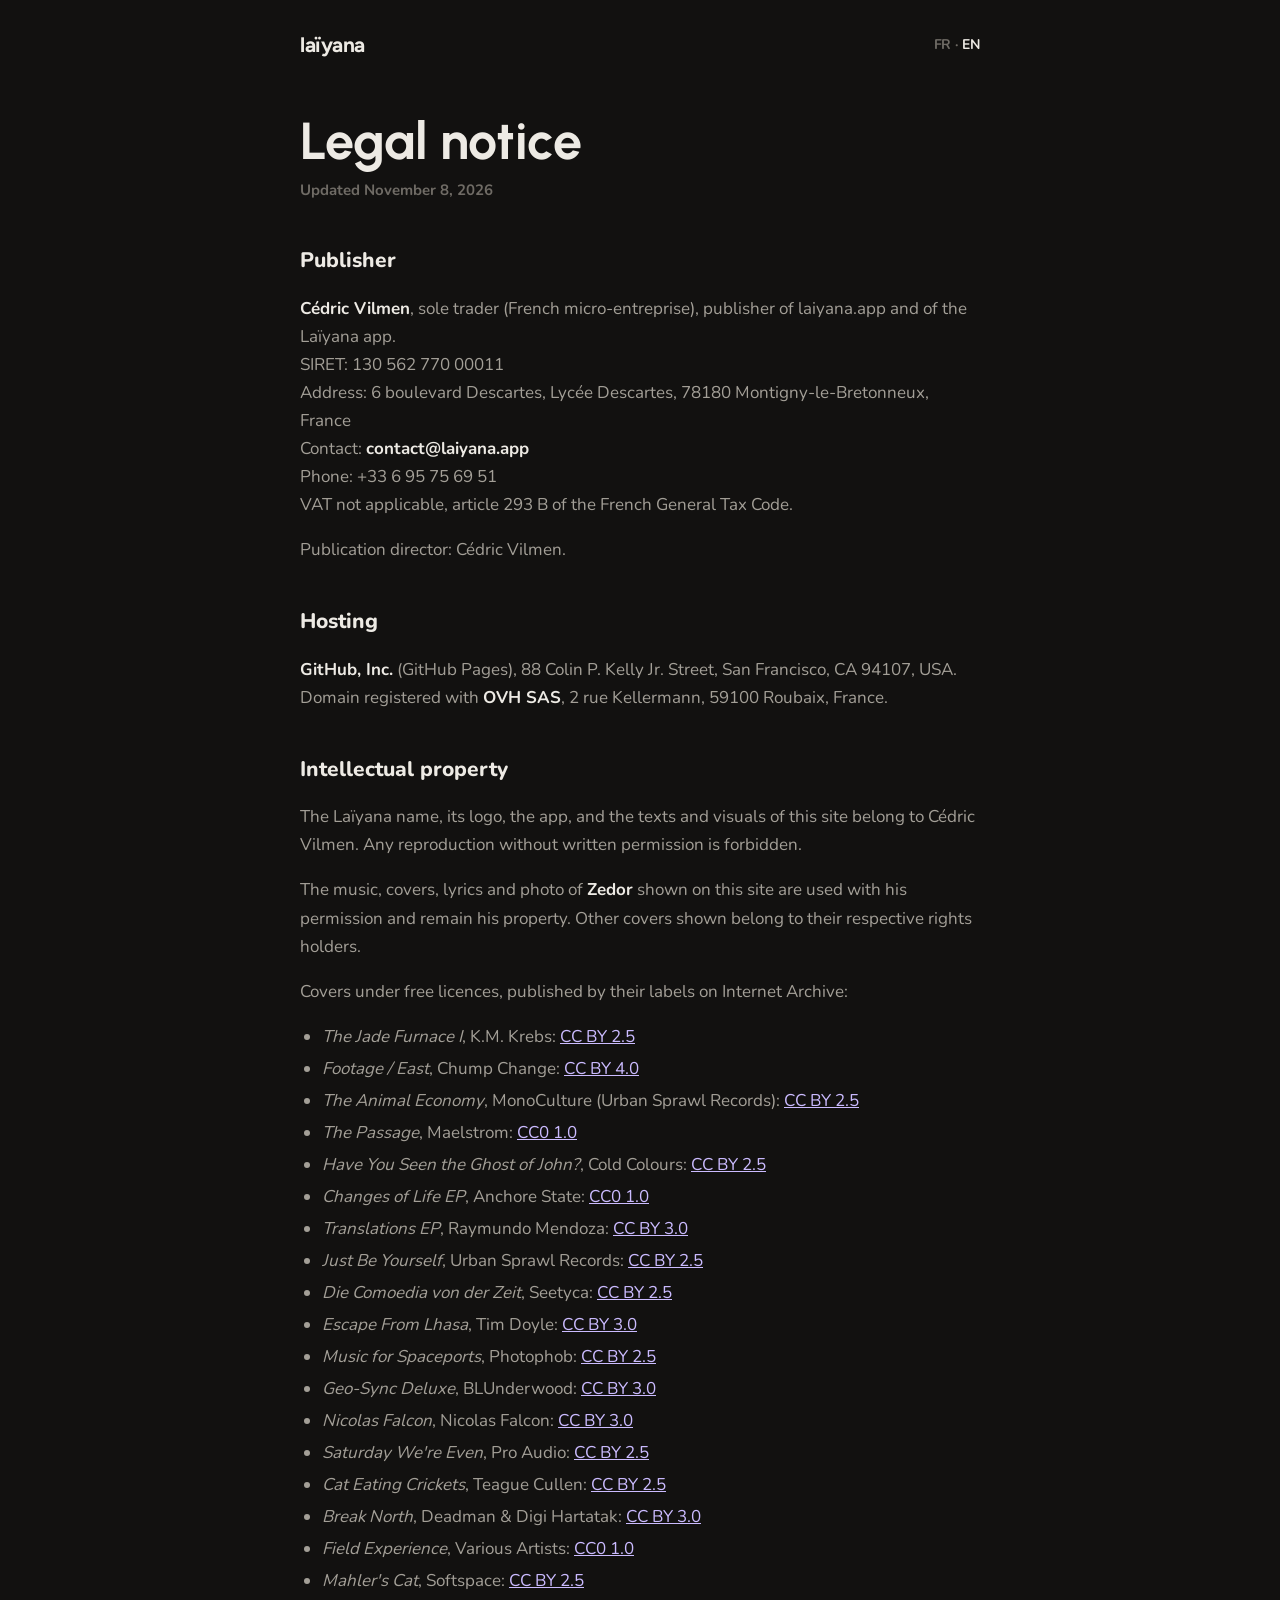
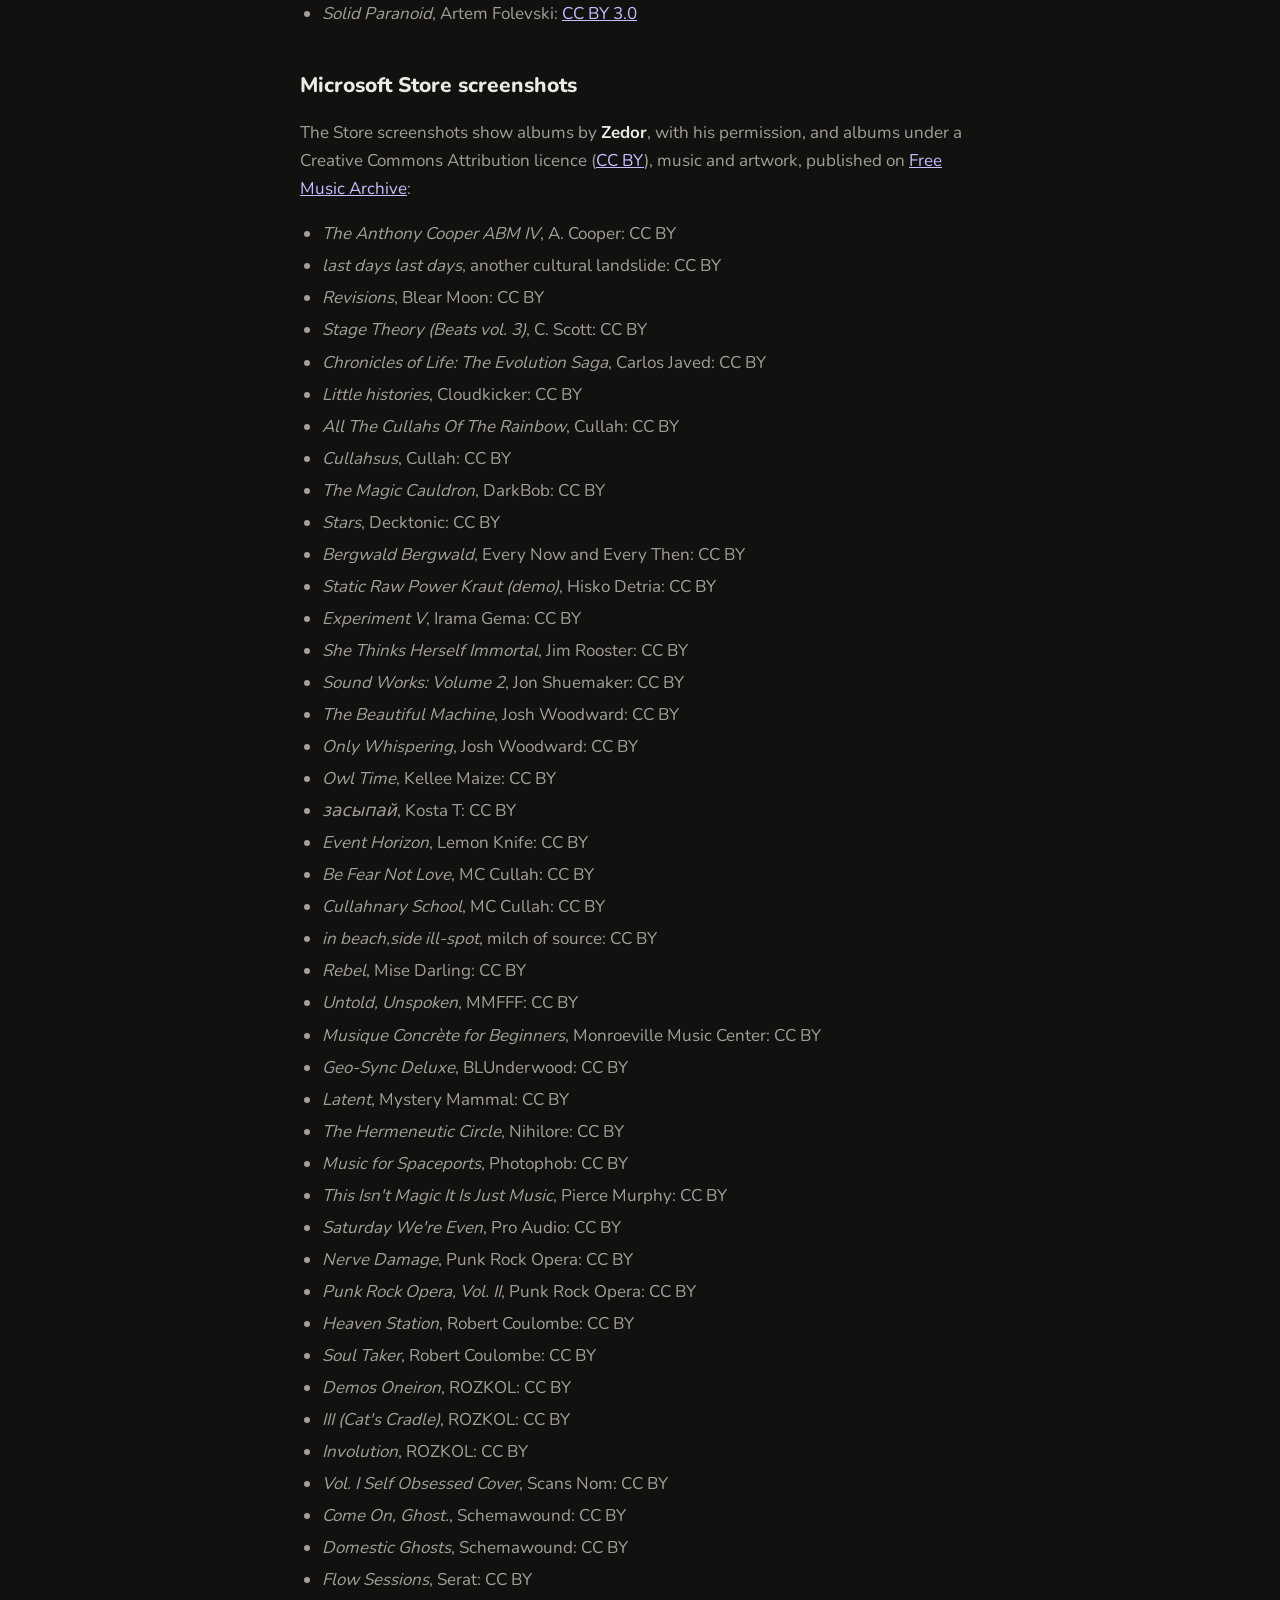
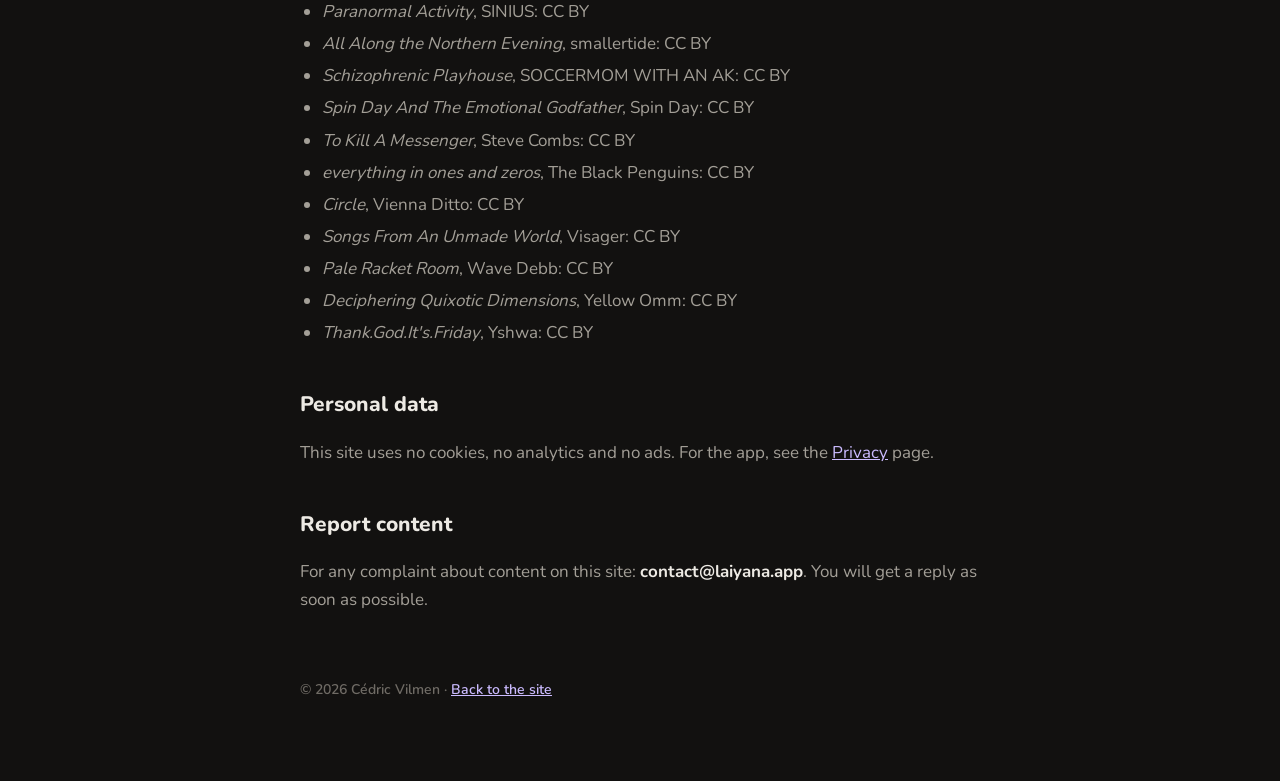
<file: docs/legal.html>
<!doctype html>
<!-- Mentions légales de laiyana.app (8/11/2026). Éditeur : entrepreneur individuel (micro-entreprise), mentions LCEN art. 6 III. -->
<html lang="en">
<head>
<meta charset="utf-8">
<meta name="viewport" content="width=device-width, initial-scale=1">
<title>Legal notice · Laïyana</title>
<link rel="stylesheet" href="polices/polices.css">
<link rel="icon" href="favicon.ico" sizes="any">
<meta name="robots" content="noindex">
<style>
  :root { --bg: #121110; --bg-2: #1b1a18; --text: #edeae4; --text-2: #a39f97; --text-3: #6f6b65; --brand: #cbbbff; color-scheme: dark; }
  * { box-sizing: border-box; }
  html, body { margin: 0; background: var(--bg); color: var(--text); font: 17px/1.65 'Nunito Variable', 'Nunito', system-ui, sans-serif; -webkit-font-smoothing: antialiased; }
  .page { max-width: 720px; margin: 0 auto; padding: 32px max(20px, env(safe-area-inset-left, 0px)) 80px max(20px, env(safe-area-inset-right, 0px)); }
  nav { display: flex; align-items: center; justify-content: space-between; margin-bottom: 56px; }
  nav a { color: var(--text); text-decoration: none; font: 700 21px 'Figtree Variable', 'Figtree', system-ui, sans-serif; letter-spacing: -0.02em; }
  nav .langue { font: 700 14px 'Nunito Variable', 'Nunito', system-ui, sans-serif; color: var(--text-3); }
  nav .langue b { color: var(--text); }
  h1 { font: 700 clamp(36px, 6vw, 52px)/1.1 'Urbanist Variable', sans-serif; margin: 0 0 8px; }
  .date { color: var(--text-3); font-size: 15px; font-weight: 700; margin: 0 0 32px; }
  .bref { padding: 22px 24px; border-radius: 16px; background: var(--bg-2); font-size: 19px; font-weight: 700; margin: 0 0 44px; }
  h2 { font-size: 21px; font-weight: 800; margin: 40px 0 10px; }
  p, li { color: var(--text-2); }
  b { color: var(--text); }
  ul { padding-left: 22px; }
  li { margin: 4px 0; }
  a { color: var(--brand); }
  footer { margin-top: 64px; color: var(--text-3); font-size: 14px; font-weight: 600; }
</style>
</head>
<body>
<div class="page">
  <nav><a href="en.html">laïyana</a><span class="langue"><a href="mentions-legales.html" style="font:inherit;color:inherit">FR</a> · <b>EN</b></span></nav>
  <h1>Legal notice</h1>
  <p class="date">Updated November 8, 2026</p>
  <h2>Publisher</h2>
  <p><b>Cédric Vilmen</b>, sole trader (French micro-entreprise), publisher of laiyana.app and of the Laïyana app.<br>
  SIRET: 130 562 770 00011<br>
  Address: 6 boulevard Descartes, Lycée Descartes, 78180 Montigny-le-Bretonneux, France<br>
  Contact: <b>contact@laiyana.app</b><br>
  Phone: +33 6 95 75 69 51<br>
  VAT not applicable, article 293 B of the French General Tax Code.</p>
  <p>Publication director: Cédric Vilmen.</p>

  <h2>Hosting</h2>
  <p><b>GitHub, Inc.</b> (GitHub Pages), 88 Colin P. Kelly Jr. Street, San Francisco, CA 94107, USA.<br>Domain registered with <b>OVH SAS</b>, 2 rue Kellermann, 59100 Roubaix, France.</p>

  <h2>Intellectual property</h2>
  <p>The Laïyana name, its logo, the app, and the texts and visuals of this site belong to Cédric Vilmen. Any reproduction without written permission is forbidden.</p>
  <p>The music, covers, lyrics and photo of <b>Zedor</b> shown on this site are used with his permission and remain his property. Other covers shown belong to their respective rights holders.</p>
  <p>Covers under free licences, published by their labels on Internet Archive:</p>
  <ul>
    <li><i>The Jade Furnace I</i>, K.M. Krebs: <a href="https://creativecommons.org/licenses/by/2.5/">CC BY 2.5</a></li>
    <li><i>Footage / East</i>, Chump Change: <a href="https://creativecommons.org/licenses/by/4.0/">CC BY 4.0</a></li>
    <li><i>The Animal Economy</i>, MonoCulture (Urban Sprawl Records): <a href="https://creativecommons.org/licenses/by/2.5/">CC BY 2.5</a></li>
    <li><i>The Passage</i>, Maelstrom: <a href="https://creativecommons.org/publicdomain/zero/1.0/">CC0 1.0</a></li>
    <li><i>Have You Seen the Ghost of John?</i>, Cold Colours: <a href="https://creativecommons.org/licenses/by/2.5/">CC BY 2.5</a></li>
    <li><i>Changes of Life EP</i>, Anchore State: <a href="https://creativecommons.org/publicdomain/zero/1.0/">CC0 1.0</a></li>
    <li><i>Translations EP</i>, Raymundo Mendoza: <a href="https://creativecommons.org/licenses/by/3.0/">CC BY 3.0</a></li>
    <li><i>Just Be Yourself</i>, Urban Sprawl Records: <a href="https://creativecommons.org/licenses/by/2.5/">CC BY 2.5</a></li>
    <li><i>Die Comoedia von der Zeit</i>, Seetyca: <a href="https://creativecommons.org/licenses/by/2.5/">CC BY 2.5</a></li>
    <li><i>Escape From Lhasa</i>, Tim Doyle: <a href="https://creativecommons.org/licenses/by/3.0/">CC BY 3.0</a></li>
    <li><i>Music for Spaceports</i>, Photophob: <a href="https://creativecommons.org/licenses/by/2.5/">CC BY 2.5</a></li>
    <li><i>Geo-Sync Deluxe</i>, BLUnderwood: <a href="https://creativecommons.org/licenses/by/3.0/">CC BY 3.0</a></li>
    <li><i>Nicolas Falcon</i>, Nicolas Falcon: <a href="https://creativecommons.org/licenses/by/3.0/">CC BY 3.0</a></li>
    <li><i>Saturday We're Even</i>, Pro Audio: <a href="https://creativecommons.org/licenses/by/2.5/">CC BY 2.5</a></li>
    <li><i>Cat Eating Crickets</i>, Teague Cullen: <a href="https://creativecommons.org/licenses/by/2.5/">CC BY 2.5</a></li>
    <li><i>Break North</i>, Deadman &amp; Digi Hartatak: <a href="https://creativecommons.org/licenses/by/3.0/">CC BY 3.0</a></li>
    <li><i>Field Experience</i>, Various Artists: <a href="https://creativecommons.org/publicdomain/zero/1.0/">CC0 1.0</a></li>
    <li><i>Mahler's Cat</i>, Softspace: <a href="https://creativecommons.org/licenses/by/2.5/">CC BY 2.5</a></li>
    <li><i>Solid Paranoid</i>, Artem Folevski: <a href="https://creativecommons.org/licenses/by/3.0/">CC BY 3.0</a></li>
  </ul>

  <h2>Microsoft Store screenshots</h2>
  <p>The Store screenshots show albums by <b>Zedor</b>, with his permission, and albums under a Creative Commons Attribution licence (<a href="https://creativecommons.org/licenses/by/4.0/">CC BY</a>), music and artwork, published on <a href="https://freemusicarchive.org">Free Music Archive</a>:</p>
  <ul>
    <li><i>The Anthony Cooper ABM IV</i>, A. Cooper: CC BY</li>
    <li><i>last days last days</i>, another cultural landslide: CC BY</li>
    <li><i>Revisions</i>, Blear Moon: CC BY</li>
    <li><i>Stage Theory (Beats vol. 3)</i>, C. Scott: CC BY</li>
    <li><i>Chronicles of Life: The Evolution Saga</i>, Carlos Javed: CC BY</li>
    <li><i>Little histories</i>, Cloudkicker: CC BY</li>
    <li><i>All The Cullahs Of The Rainbow</i>, Cullah: CC BY</li>
    <li><i>Cullahsus</i>, Cullah: CC BY</li>
    <li><i>The Magic Cauldron</i>, DarkBob: CC BY</li>
    <li><i>Stars</i>, Decktonic: CC BY</li>
    <li><i>Bergwald Bergwald</i>, Every Now and Every Then: CC BY</li>
    <li><i>Static Raw Power Kraut (demo)</i>, Hisko Detria: CC BY</li>
    <li><i>Experiment V</i>, Irama Gema: CC BY</li>
    <li><i>She Thinks Herself Immortal</i>, Jim Rooster: CC BY</li>
    <li><i>Sound Works: Volume 2</i>, Jon Shuemaker: CC BY</li>
    <li><i>The Beautiful Machine</i>, Josh Woodward: CC BY</li>
    <li><i>Only Whispering</i>, Josh Woodward: CC BY</li>
    <li><i>Owl Time</i>, Kellee Maize: CC BY</li>
    <li><i>засыпай</i>, Kosta T: CC BY</li>
    <li><i>Event Horizon</i>, Lemon Knife: CC BY</li>
    <li><i>Be Fear Not Love</i>, MC Cullah: CC BY</li>
    <li><i>Cullahnary School</i>, MC Cullah: CC BY</li>
    <li><i>in beach,side ill-spot</i>, milch of source: CC BY</li>
    <li><i>Rebel</i>, Mise Darling: CC BY</li>
    <li><i>Untold, Unspoken</i>, MMFFF: CC BY</li>
    <li><i>Musique Concrète for Beginners</i>, Monroeville Music Center: CC BY</li>
    <li><i>Geo-Sync Deluxe</i>, BLUnderwood: CC BY</li>
    <li><i>Latent</i>, Mystery Mammal: CC BY</li>
    <li><i>The Hermeneutic Circle</i>, Nihilore: CC BY</li>
    <li><i>Music for Spaceports</i>, Photophob: CC BY</li>
    <li><i>This Isn't Magic It Is Just Music</i>, Pierce Murphy: CC BY</li>
    <li><i>Saturday We're Even</i>, Pro Audio: CC BY</li>
    <li><i>Nerve Damage</i>, Punk Rock Opera: CC BY</li>
    <li><i>Punk Rock Opera, Vol. II</i>, Punk Rock Opera: CC BY</li>
    <li><i>Heaven Station</i>, Robert Coulombe: CC BY</li>
    <li><i>Soul Taker</i>, Robert Coulombe: CC BY</li>
    <li><i>Demos Oneiron</i>, ROZKOL: CC BY</li>
    <li><i>III (Cat's Cradle)</i>, ROZKOL: CC BY</li>
    <li><i>Involution</i>, ROZKOL: CC BY</li>
    <li><i>Vol. I Self Obsessed Cover</i>, Scans Nom: CC BY</li>
    <li><i>Come On, Ghost.</i>, Schemawound: CC BY</li>
    <li><i>Domestic Ghosts</i>, Schemawound: CC BY</li>
    <li><i>Flow Sessions</i>, Serat: CC BY</li>
    <li><i>Paranormal Activity</i>, SINIUS: CC BY</li>
    <li><i>All Along the Northern Evening</i>, smallertide: CC BY</li>
    <li><i>Schizophrenic Playhouse</i>, SOCCERMOM WITH AN AK: CC BY</li>
    <li><i>Spin Day And The Emotional Godfather</i>, Spin Day: CC BY</li>
    <li><i>To Kill A Messenger</i>, Steve Combs: CC BY</li>
    <li><i>everything in ones and zeros</i>, The Black Penguins: CC BY</li>
    <li><i>Circle</i>, Vienna Ditto: CC BY</li>
    <li><i>Songs From An Unmade World</i>, Visager: CC BY</li>
    <li><i>Pale Racket Room</i>, Wave Debb: CC BY</li>
    <li><i>Deciphering Quixotic Dimensions</i>, Yellow Omm: CC BY</li>
    <li><i>Thank.God.It's.Friday</i>, Yshwa: CC BY</li>
  </ul>

  <h2>Personal data</h2>
  <p>This site uses no cookies, no analytics and no ads. For the app, see the <a href="privacy.html">Privacy</a> page.</p>

  <h2>Report content</h2>
  <p>For any complaint about content on this site: <b>contact@laiyana.app</b>. You will get a reply as soon as possible.</p>

  <footer>© 2026 Cédric Vilmen · <a href="en.html">Back to the site</a></footer>
</div>
</body>
</html>
</file>
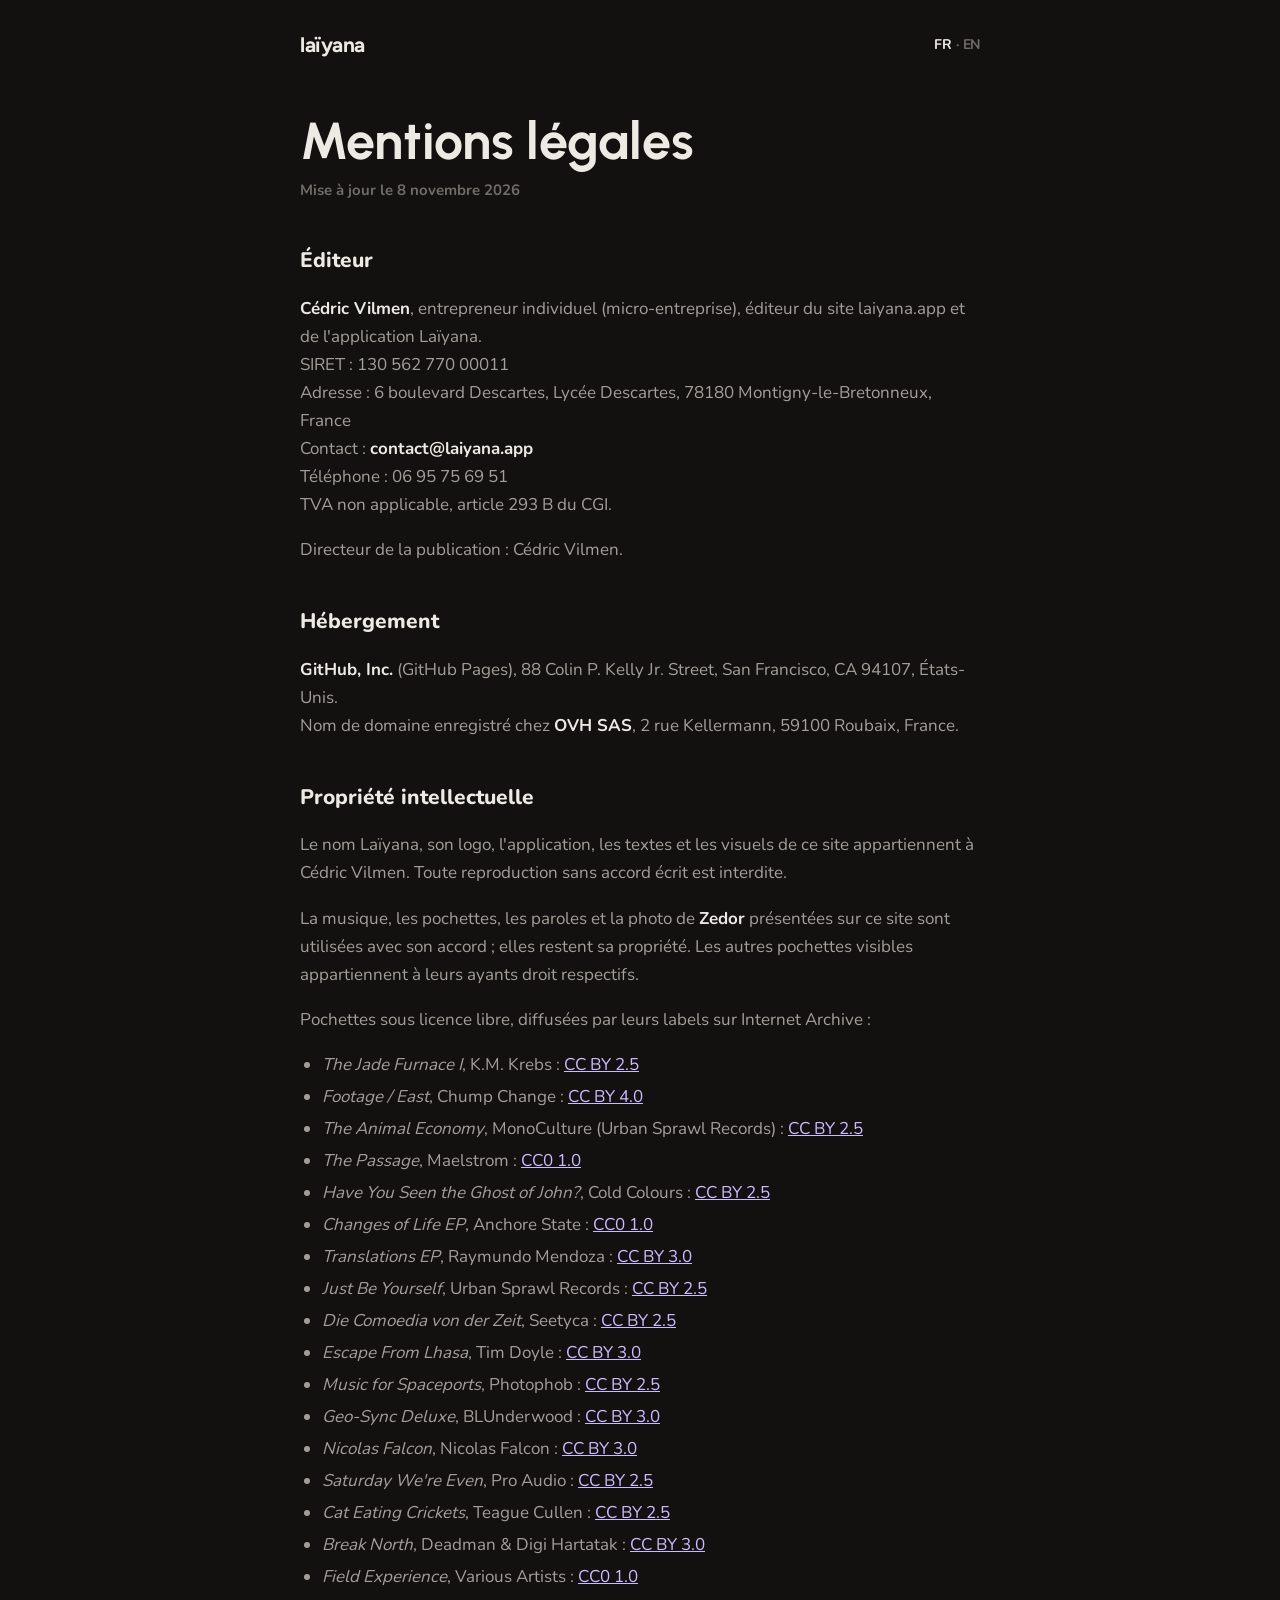
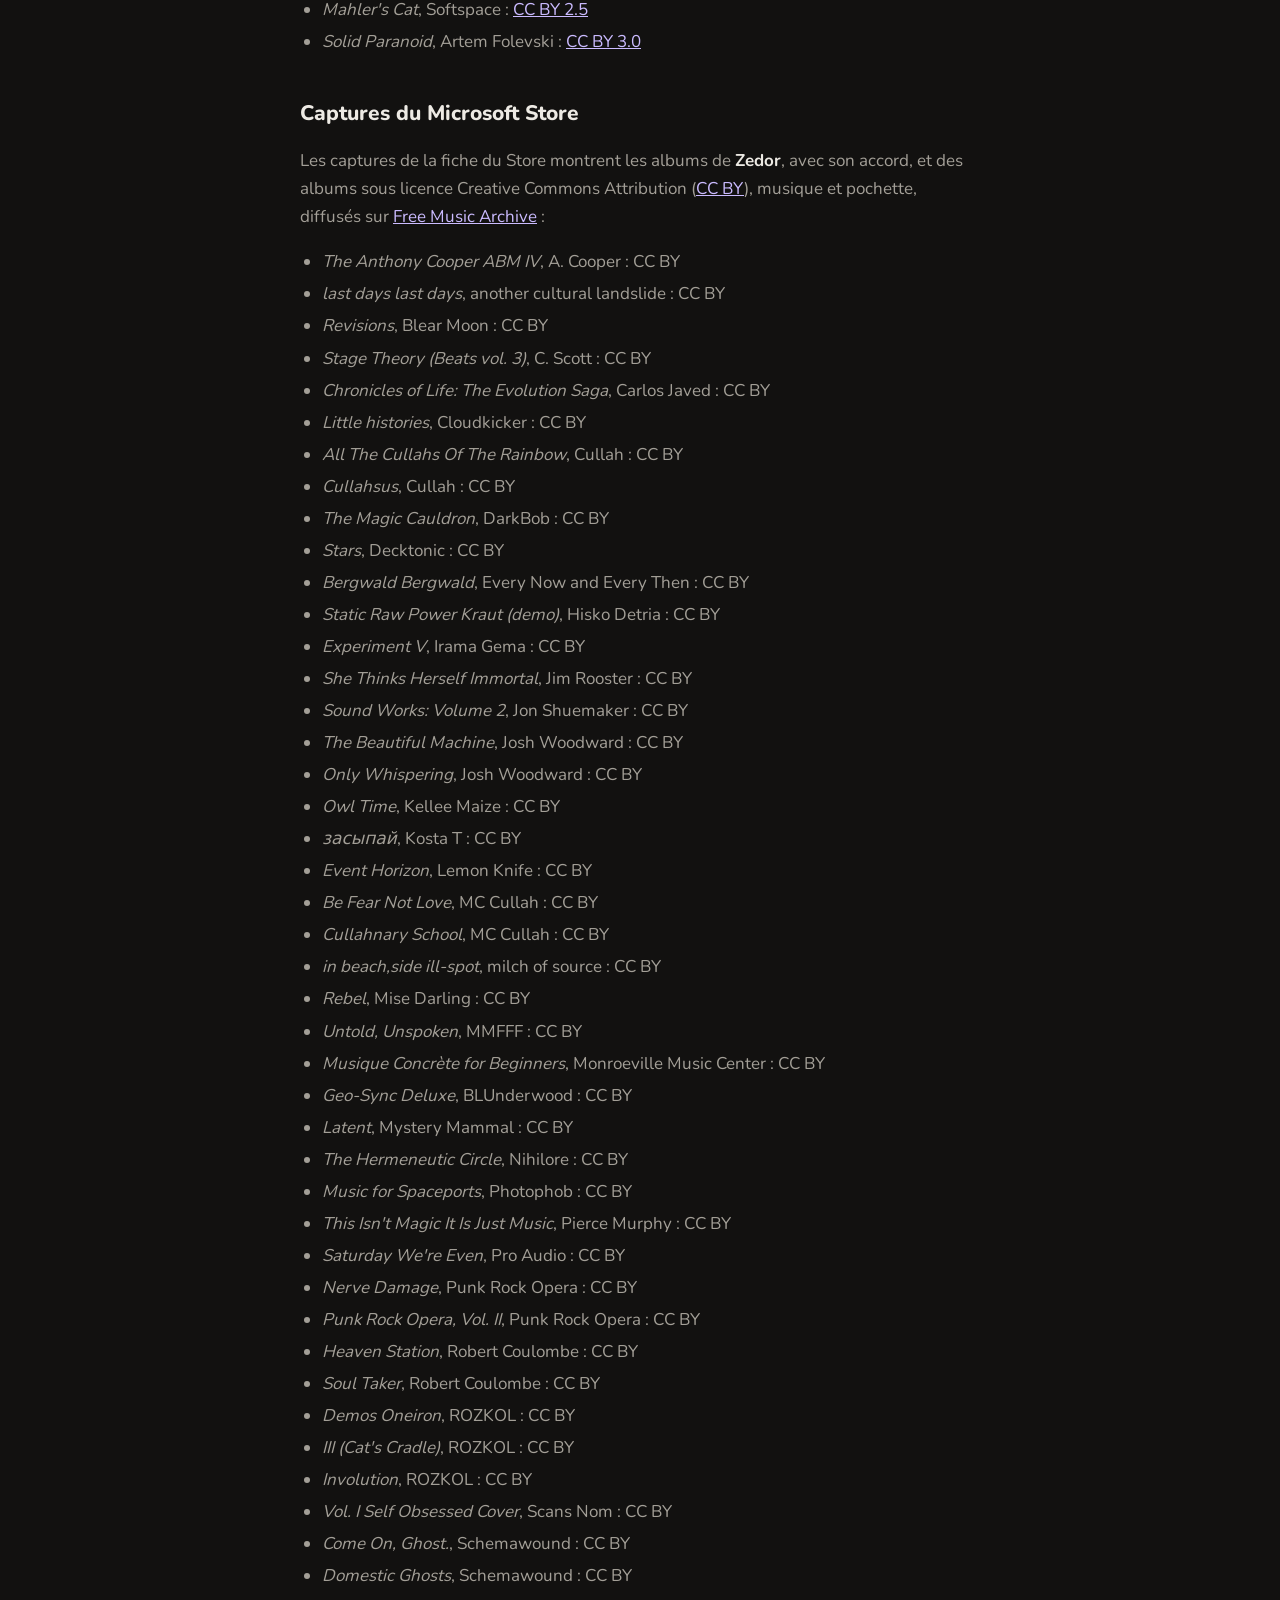
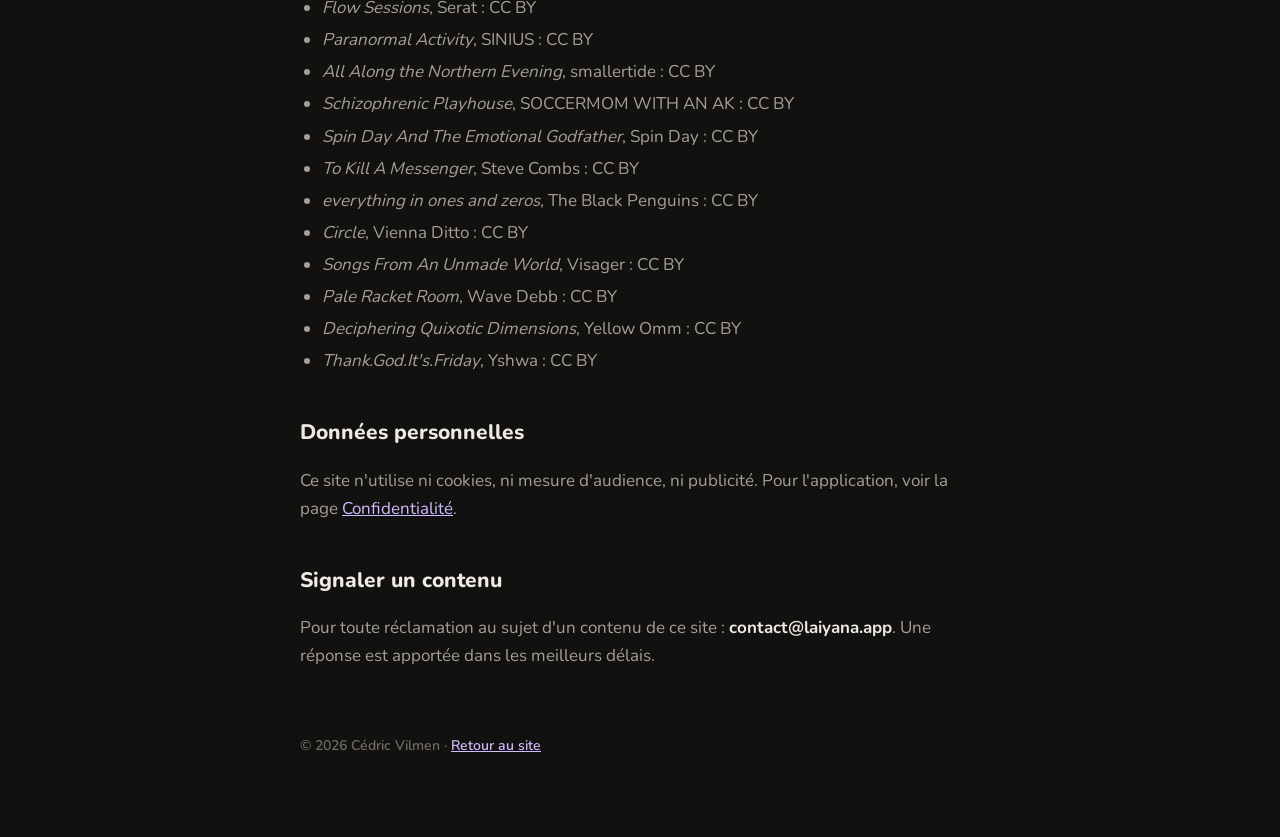
<file: docs/mentions-legales.html>
<!doctype html>
<!-- Mentions légales de laiyana.app (8/11/2026). Éditeur : entrepreneur individuel (micro-entreprise), mentions LCEN art. 6 III. -->
<html lang="fr">
<head>
<meta charset="utf-8">
<meta name="viewport" content="width=device-width, initial-scale=1">
<title>Mentions légales · Laïyana</title>
<link rel="stylesheet" href="polices/polices.css">
<link rel="icon" href="favicon.ico" sizes="any">
<meta name="robots" content="noindex">
<style>
  :root { --bg: #121110; --bg-2: #1b1a18; --text: #edeae4; --text-2: #a39f97; --text-3: #6f6b65; --brand: #cbbbff; color-scheme: dark; }
  * { box-sizing: border-box; }
  html, body { margin: 0; background: var(--bg); color: var(--text); font: 17px/1.65 'Nunito Variable', 'Nunito', system-ui, sans-serif; -webkit-font-smoothing: antialiased; }
  .page { max-width: 720px; margin: 0 auto; padding: 32px max(20px, env(safe-area-inset-left, 0px)) 80px max(20px, env(safe-area-inset-right, 0px)); }
  nav { display: flex; align-items: center; justify-content: space-between; margin-bottom: 56px; }
  nav a { color: var(--text); text-decoration: none; font: 700 21px 'Figtree Variable', 'Figtree', system-ui, sans-serif; letter-spacing: -0.02em; }
  nav .langue { font: 700 14px 'Nunito Variable', 'Nunito', system-ui, sans-serif; color: var(--text-3); }
  nav .langue b { color: var(--text); }
  h1 { font: 700 clamp(36px, 6vw, 52px)/1.1 'Urbanist Variable', sans-serif; margin: 0 0 8px; }
  .date { color: var(--text-3); font-size: 15px; font-weight: 700; margin: 0 0 32px; }
  .bref { padding: 22px 24px; border-radius: 16px; background: var(--bg-2); font-size: 19px; font-weight: 700; margin: 0 0 44px; }
  h2 { font-size: 21px; font-weight: 800; margin: 40px 0 10px; }
  p, li { color: var(--text-2); }
  b { color: var(--text); }
  ul { padding-left: 22px; }
  li { margin: 4px 0; }
  a { color: var(--brand); }
  footer { margin-top: 64px; color: var(--text-3); font-size: 14px; font-weight: 600; }
</style>
</head>
<body>
<div class="page">
  <nav><a href="index.html">laïyana</a><span class="langue"><b>FR</b> · <a href="legal.html" style="font:inherit;color:inherit">EN</a></span></nav>
  <h1>Mentions légales</h1>
  <p class="date">Mise à jour le 8 novembre 2026</p>
  <h2>Éditeur</h2>
  <p><b>Cédric Vilmen</b>, entrepreneur individuel (micro-entreprise), éditeur du site laiyana.app et de l'application Laïyana.<br>
  SIRET : 130 562 770 00011<br>
  Adresse : 6 boulevard Descartes, Lycée Descartes, 78180 Montigny-le-Bretonneux, France<br>
  Contact : <b>contact@laiyana.app</b><br>
  Téléphone : 06 95 75 69 51<br>
  TVA non applicable, article 293 B du CGI.</p>
  <p>Directeur de la publication : Cédric Vilmen.</p>

  <h2>Hébergement</h2>
  <p><b>GitHub, Inc.</b> (GitHub Pages), 88 Colin P. Kelly Jr. Street, San Francisco, CA 94107, États-Unis.<br>Nom de domaine enregistré chez <b>OVH SAS</b>, 2 rue Kellermann, 59100 Roubaix, France.</p>

  <h2>Propriété intellectuelle</h2>
  <p>Le nom Laïyana, son logo, l'application, les textes et les visuels de ce site appartiennent à Cédric Vilmen. Toute reproduction sans accord écrit est interdite.</p>
  <p>La musique, les pochettes, les paroles et la photo de <b>Zedor</b> présentées sur ce site sont utilisées avec son accord ; elles restent sa propriété. Les autres pochettes visibles appartiennent à leurs ayants droit respectifs.</p>
  <p>Pochettes sous licence libre, diffusées par leurs labels sur Internet Archive :</p>
  <ul>
    <li><i>The Jade Furnace I</i>, K.M. Krebs : <a href="https://creativecommons.org/licenses/by/2.5/">CC BY 2.5</a></li>
    <li><i>Footage / East</i>, Chump Change : <a href="https://creativecommons.org/licenses/by/4.0/">CC BY 4.0</a></li>
    <li><i>The Animal Economy</i>, MonoCulture (Urban Sprawl Records) : <a href="https://creativecommons.org/licenses/by/2.5/">CC BY 2.5</a></li>
    <li><i>The Passage</i>, Maelstrom : <a href="https://creativecommons.org/publicdomain/zero/1.0/">CC0 1.0</a></li>
    <li><i>Have You Seen the Ghost of John?</i>, Cold Colours : <a href="https://creativecommons.org/licenses/by/2.5/">CC BY 2.5</a></li>
    <li><i>Changes of Life EP</i>, Anchore State : <a href="https://creativecommons.org/publicdomain/zero/1.0/">CC0 1.0</a></li>
    <li><i>Translations EP</i>, Raymundo Mendoza : <a href="https://creativecommons.org/licenses/by/3.0/">CC BY 3.0</a></li>
    <li><i>Just Be Yourself</i>, Urban Sprawl Records : <a href="https://creativecommons.org/licenses/by/2.5/">CC BY 2.5</a></li>
    <li><i>Die Comoedia von der Zeit</i>, Seetyca : <a href="https://creativecommons.org/licenses/by/2.5/">CC BY 2.5</a></li>
    <li><i>Escape From Lhasa</i>, Tim Doyle : <a href="https://creativecommons.org/licenses/by/3.0/">CC BY 3.0</a></li>
    <li><i>Music for Spaceports</i>, Photophob : <a href="https://creativecommons.org/licenses/by/2.5/">CC BY 2.5</a></li>
    <li><i>Geo-Sync Deluxe</i>, BLUnderwood : <a href="https://creativecommons.org/licenses/by/3.0/">CC BY 3.0</a></li>
    <li><i>Nicolas Falcon</i>, Nicolas Falcon : <a href="https://creativecommons.org/licenses/by/3.0/">CC BY 3.0</a></li>
    <li><i>Saturday We're Even</i>, Pro Audio : <a href="https://creativecommons.org/licenses/by/2.5/">CC BY 2.5</a></li>
    <li><i>Cat Eating Crickets</i>, Teague Cullen : <a href="https://creativecommons.org/licenses/by/2.5/">CC BY 2.5</a></li>
    <li><i>Break North</i>, Deadman &amp; Digi Hartatak : <a href="https://creativecommons.org/licenses/by/3.0/">CC BY 3.0</a></li>
    <li><i>Field Experience</i>, Various Artists : <a href="https://creativecommons.org/publicdomain/zero/1.0/">CC0 1.0</a></li>
    <li><i>Mahler's Cat</i>, Softspace : <a href="https://creativecommons.org/licenses/by/2.5/">CC BY 2.5</a></li>
    <li><i>Solid Paranoid</i>, Artem Folevski : <a href="https://creativecommons.org/licenses/by/3.0/">CC BY 3.0</a></li>
  </ul>

  <h2>Captures du Microsoft Store</h2>
  <p>Les captures de la fiche du Store montrent les albums de <b>Zedor</b>, avec son accord, et des albums sous licence Creative Commons Attribution (<a href="https://creativecommons.org/licenses/by/4.0/deed.fr">CC BY</a>), musique et pochette, diffusés sur <a href="https://freemusicarchive.org">Free Music Archive</a> :</p>
  <ul>
    <li><i>The Anthony Cooper ABM IV</i>, A. Cooper : CC BY</li>
    <li><i>last days last days</i>, another cultural landslide : CC BY</li>
    <li><i>Revisions</i>, Blear Moon : CC BY</li>
    <li><i>Stage Theory (Beats vol. 3)</i>, C. Scott : CC BY</li>
    <li><i>Chronicles of Life: The Evolution Saga</i>, Carlos Javed : CC BY</li>
    <li><i>Little histories</i>, Cloudkicker : CC BY</li>
    <li><i>All The Cullahs Of The Rainbow</i>, Cullah : CC BY</li>
    <li><i>Cullahsus</i>, Cullah : CC BY</li>
    <li><i>The Magic Cauldron</i>, DarkBob : CC BY</li>
    <li><i>Stars</i>, Decktonic : CC BY</li>
    <li><i>Bergwald Bergwald</i>, Every Now and Every Then : CC BY</li>
    <li><i>Static Raw Power Kraut (demo)</i>, Hisko Detria : CC BY</li>
    <li><i>Experiment V</i>, Irama Gema : CC BY</li>
    <li><i>She Thinks Herself Immortal</i>, Jim Rooster : CC BY</li>
    <li><i>Sound Works: Volume 2</i>, Jon Shuemaker : CC BY</li>
    <li><i>The Beautiful Machine</i>, Josh Woodward : CC BY</li>
    <li><i>Only Whispering</i>, Josh Woodward : CC BY</li>
    <li><i>Owl Time</i>, Kellee Maize : CC BY</li>
    <li><i>засыпай</i>, Kosta T : CC BY</li>
    <li><i>Event Horizon</i>, Lemon Knife : CC BY</li>
    <li><i>Be Fear Not Love</i>, MC Cullah : CC BY</li>
    <li><i>Cullahnary School</i>, MC Cullah : CC BY</li>
    <li><i>in beach,side ill-spot</i>, milch of source : CC BY</li>
    <li><i>Rebel</i>, Mise Darling : CC BY</li>
    <li><i>Untold, Unspoken</i>, MMFFF : CC BY</li>
    <li><i>Musique Concrète for Beginners</i>, Monroeville Music Center : CC BY</li>
    <li><i>Geo-Sync Deluxe</i>, BLUnderwood : CC BY</li>
    <li><i>Latent</i>, Mystery Mammal : CC BY</li>
    <li><i>The Hermeneutic Circle</i>, Nihilore : CC BY</li>
    <li><i>Music for Spaceports</i>, Photophob : CC BY</li>
    <li><i>This Isn't Magic It Is Just Music</i>, Pierce Murphy : CC BY</li>
    <li><i>Saturday We're Even</i>, Pro Audio : CC BY</li>
    <li><i>Nerve Damage</i>, Punk Rock Opera : CC BY</li>
    <li><i>Punk Rock Opera, Vol. II</i>, Punk Rock Opera : CC BY</li>
    <li><i>Heaven Station</i>, Robert Coulombe : CC BY</li>
    <li><i>Soul Taker</i>, Robert Coulombe : CC BY</li>
    <li><i>Demos Oneiron</i>, ROZKOL : CC BY</li>
    <li><i>III (Cat's Cradle)</i>, ROZKOL : CC BY</li>
    <li><i>Involution</i>, ROZKOL : CC BY</li>
    <li><i>Vol. I Self Obsessed Cover</i>, Scans Nom : CC BY</li>
    <li><i>Come On, Ghost.</i>, Schemawound : CC BY</li>
    <li><i>Domestic Ghosts</i>, Schemawound : CC BY</li>
    <li><i>Flow Sessions</i>, Serat : CC BY</li>
    <li><i>Paranormal Activity</i>, SINIUS : CC BY</li>
    <li><i>All Along the Northern Evening</i>, smallertide : CC BY</li>
    <li><i>Schizophrenic Playhouse</i>, SOCCERMOM WITH AN AK : CC BY</li>
    <li><i>Spin Day And The Emotional Godfather</i>, Spin Day : CC BY</li>
    <li><i>To Kill A Messenger</i>, Steve Combs : CC BY</li>
    <li><i>everything in ones and zeros</i>, The Black Penguins : CC BY</li>
    <li><i>Circle</i>, Vienna Ditto : CC BY</li>
    <li><i>Songs From An Unmade World</i>, Visager : CC BY</li>
    <li><i>Pale Racket Room</i>, Wave Debb : CC BY</li>
    <li><i>Deciphering Quixotic Dimensions</i>, Yellow Omm : CC BY</li>
    <li><i>Thank.God.It's.Friday</i>, Yshwa : CC BY</li>
  </ul>

  <h2>Données personnelles</h2>
  <p>Ce site n'utilise ni cookies, ni mesure d'audience, ni publicité. Pour l'application, voir la page <a href="confidentialite.html">Confidentialité</a>.</p>

  <h2>Signaler un contenu</h2>
  <p>Pour toute réclamation au sujet d'un contenu de ce site : <b>contact@laiyana.app</b>. Une réponse est apportée dans les meilleurs délais.</p>

  <footer>© 2026 Cédric Vilmen · <a href="index.html">Retour au site</a></footer>
</div>
</body>
</html>
</file>
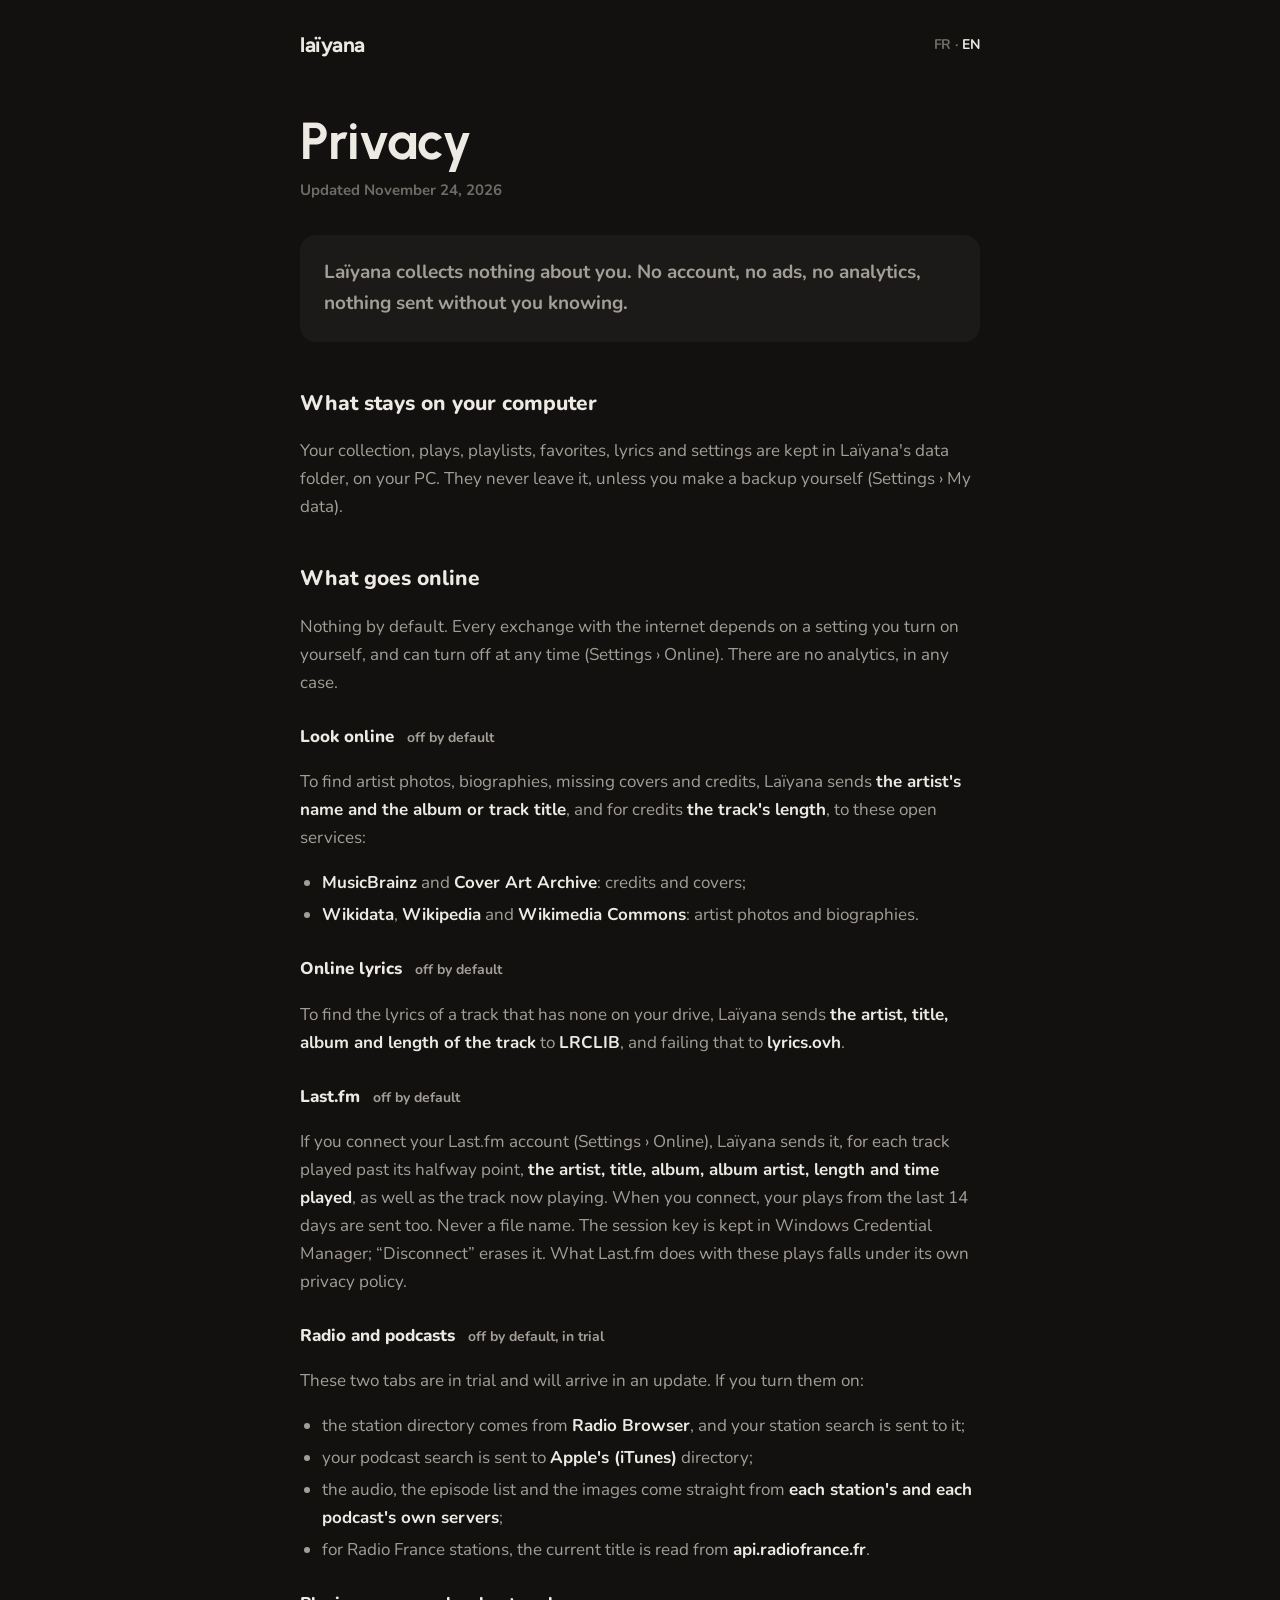
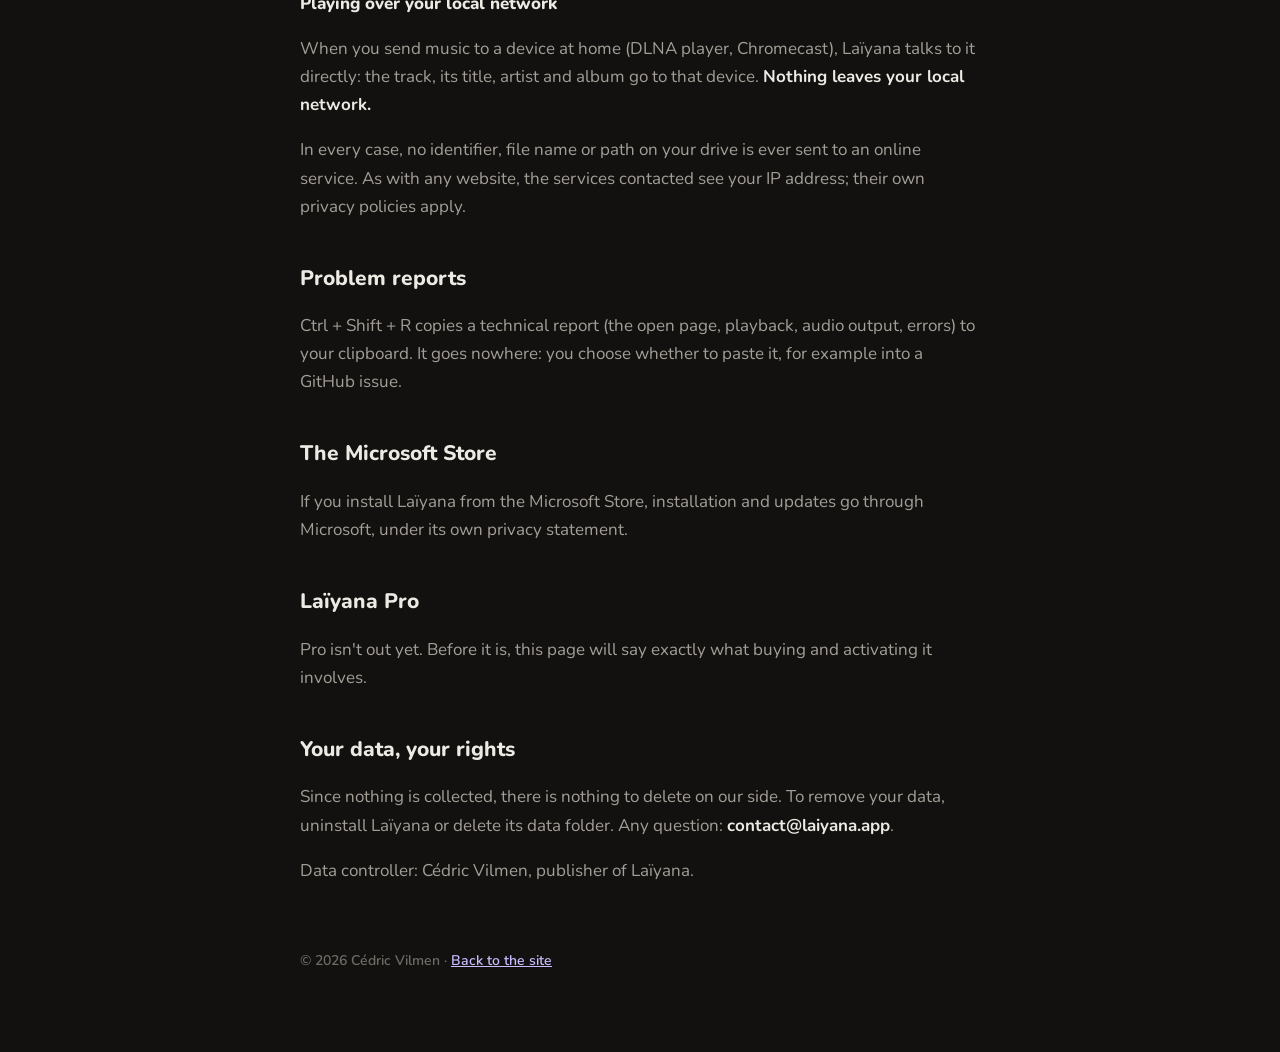
<file: docs/privacy.html>
<!doctype html>
<!-- Privacy page of laiyana.app (8/11/2026), English version of confidentialite.html. Vérifiée sur le code : services
     contactés = ceux de src-tauri/src/en_ligne.rs, rien d'autre ; aucun compte, aucune mesure d'audience. Réécrite le 16/11/2026 après relecture du code : un réglage par famille d'échanges (Chercher en ligne, Paroles en ligne, Radio et podcasts), tous éteints par défaut ; diffusion sur le réseau local. -->
<html lang="en">
<head>
<meta charset="utf-8">
<meta name="viewport" content="width=device-width, initial-scale=1">
<title>Privacy · Laïyana</title>
<link rel="stylesheet" href="polices/polices.css">
<link rel="icon" href="favicon.ico" sizes="any">
<style>
  :root { --bg: #121110; --bg-2: #1b1a18; --text: #edeae4; --text-2: #a39f97; --text-3: #6f6b65; --brand: #cbbbff; color-scheme: dark; }
  * { box-sizing: border-box; }
  html, body { margin: 0; background: var(--bg); color: var(--text); font: 17px/1.65 'Nunito Variable', 'Nunito', system-ui, sans-serif; -webkit-font-smoothing: antialiased; }
  .page { max-width: 720px; margin: 0 auto; padding: 32px max(20px, env(safe-area-inset-left, 0px)) 80px max(20px, env(safe-area-inset-right, 0px)); }
  nav { display: flex; align-items: center; justify-content: space-between; margin-bottom: 56px; }
  nav a { color: var(--text); text-decoration: none; font: 700 21px 'Figtree Variable', 'Figtree', system-ui, sans-serif; letter-spacing: -0.02em; }
  nav .langue { font: 700 14px 'Nunito Variable', 'Nunito', system-ui, sans-serif; color: var(--text-3); }
  nav .langue b { color: var(--text); }
  h1 { font: 700 clamp(36px, 6vw, 52px)/1.1 'Urbanist Variable', sans-serif; margin: 0 0 8px; }
  .date { color: var(--text-3); font-size: 15px; font-weight: 700; margin: 0 0 32px; }
  .bref { padding: 22px 24px; border-radius: 16px; background: var(--bg-2); font-size: 19px; font-weight: 700; margin: 0 0 44px; }
  h2 { font-size: 21px; font-weight: 800; margin: 40px 0 10px; }
  h3 { font-size: 17px; font-weight: 800; margin: 26px 0 6px; }
  h3 span { color: var(--text-2); font-weight: 700; font-size: 14px; margin-left: 8px; }
  p, li { color: var(--text-2); }
  b { color: var(--text); }
  ul { padding-left: 22px; }
  li { margin: 4px 0; }
  a { color: var(--brand); }
  footer { margin-top: 64px; color: var(--text-3); font-size: 14px; font-weight: 600; }
</style>
</head>
<body>
<div class="page">
  <nav><a href="en.html">laïyana</a><span class="langue"><a href="confidentialite.html" style="font:inherit;color:inherit">FR</a> · <b>EN</b></span></nav>
  <h1>Privacy</h1>
  <p class="date">Updated November 24, 2026</p>
  <p class="bref">Laïyana collects nothing about you. No account, no ads, no analytics, nothing sent without you knowing.</p>

  <h2>What stays on your computer</h2>
  <p>Your collection, plays, playlists, favorites, lyrics and settings are kept in Laïyana's data folder, on your PC. They never leave it, unless you make a backup yourself (Settings › My data).</p>

  <h2>What goes online</h2>
  <p>Nothing by default. Every exchange with the internet depends on a setting you turn on yourself, and can turn off at any time (Settings › Online). There are no analytics, in any case.</p>

  <h3>Look online <span>off by default</span></h3>
  <p>To find artist photos, biographies, missing covers and credits, Laïyana sends <b>the artist's name and the album or track title</b>, and for credits <b>the track's length</b>, to these open services:</p>
  <ul>
    <li><b>MusicBrainz</b> and <b>Cover Art Archive</b>: credits and covers;</li>
    <li><b>Wikidata</b>, <b>Wikipedia</b> and <b>Wikimedia Commons</b>: artist photos and biographies.</li>
  </ul>

  <h3>Online lyrics <span>off by default</span></h3>
  <p>To find the lyrics of a track that has none on your drive, Laïyana sends <b>the artist, title, album and length of the track</b> to <b>LRCLIB</b>, and failing that to <b>lyrics.ovh</b>.</p>

  <h3>Last.fm <span>off by default</span></h3>
  <p>If you connect your Last.fm account (Settings › Online), Laïyana sends it, for each track played past its halfway point, <b>the artist, title, album, album artist, length and time played</b>, as well as the track now playing. When you connect, your plays from the last 14 days are sent too. Never a file name. The session key is kept in Windows Credential Manager; “Disconnect” erases it. What Last.fm does with these plays falls under its own privacy policy.</p>

  <h3>Radio and podcasts <span>off by default, in trial</span></h3>
  <p>These two tabs are in trial and will arrive in an update. If you turn them on:</p>
  <ul>
    <li>the station directory comes from <b>Radio Browser</b>, and your station search is sent to it;</li>
    <li>your podcast search is sent to <b>Apple's (iTunes)</b> directory;</li>
    <li>the audio, the episode list and the images come straight from <b>each station's and each podcast's own servers</b>;</li>
    <li>for Radio France stations, the current title is read from <b>api.radiofrance.fr</b>.</li>
  </ul>

  <h3>Playing over your local network</h3>
  <p>When you send music to a device at home (DLNA player, Chromecast), Laïyana talks to it directly: the track, its title, artist and album go to that device. <b>Nothing leaves your local network.</b></p>

  <p>In every case, no identifier, file name or path on your drive is ever sent to an online service. As with any website, the services contacted see your IP address; their own privacy policies apply.</p>

  <h2>Problem reports</h2>
  <p>Ctrl + Shift + R copies a technical report (the open page, playback, audio output, errors) to your clipboard. It goes nowhere: you choose whether to paste it, for example into a GitHub issue.</p>

  <h2>The Microsoft Store</h2>
  <p>If you install Laïyana from the Microsoft Store, installation and updates go through Microsoft, under its own privacy statement.</p>

  <h2>Laïyana Pro</h2>
  <p>Pro isn't out yet. Before it is, this page will say exactly what buying and activating it involves.</p>

  <h2>Your data, your rights</h2>
  <p>Since nothing is collected, there is nothing to delete on our side. To remove your data, uninstall Laïyana or delete its data folder. Any question: <b>contact@laiyana.app</b>.</p>
  <p>Data controller: Cédric Vilmen, publisher of Laïyana.</p>

  <footer>© 2026 Cédric Vilmen · <a href="en.html">Back to the site</a></footer>
</div>
</body>
</html>
</file>
<file: docs/polices/polices.css>
/* Polices du site, hébergées avec lui (8/11/2026) : aucun appel à un service tiers, comme promis dans la page de
   confidentialité. Toutes sous licence SIL Open Font License 1.1 (textes OFL-*.txt à côté). Sous-ensemble latin. */
@font-face { font-family: 'Nunito Variable'; font-style: normal; font-display: swap; font-weight: 200 1000; src: url('nunito-latin-wght-normal.woff2') format('woff2-variations'); }
@font-face { font-family: 'Fraunces Variable'; font-style: normal; font-display: swap; font-weight: 100 900; src: url('fraunces-latin-full-normal.woff2') format('woff2-variations'); }
@font-face { font-family: 'Urbanist Variable'; font-style: normal; font-display: swap; font-weight: 100 900; src: url('urbanist-latin-wght-normal.woff2') format('woff2-variations'); }
@font-face { font-family: 'Figtree Variable'; font-style: normal; font-display: swap; font-weight: 300 900; src: url('figtree-latin-wght-normal.woff2') format('woff2-variations'); }
</file>
